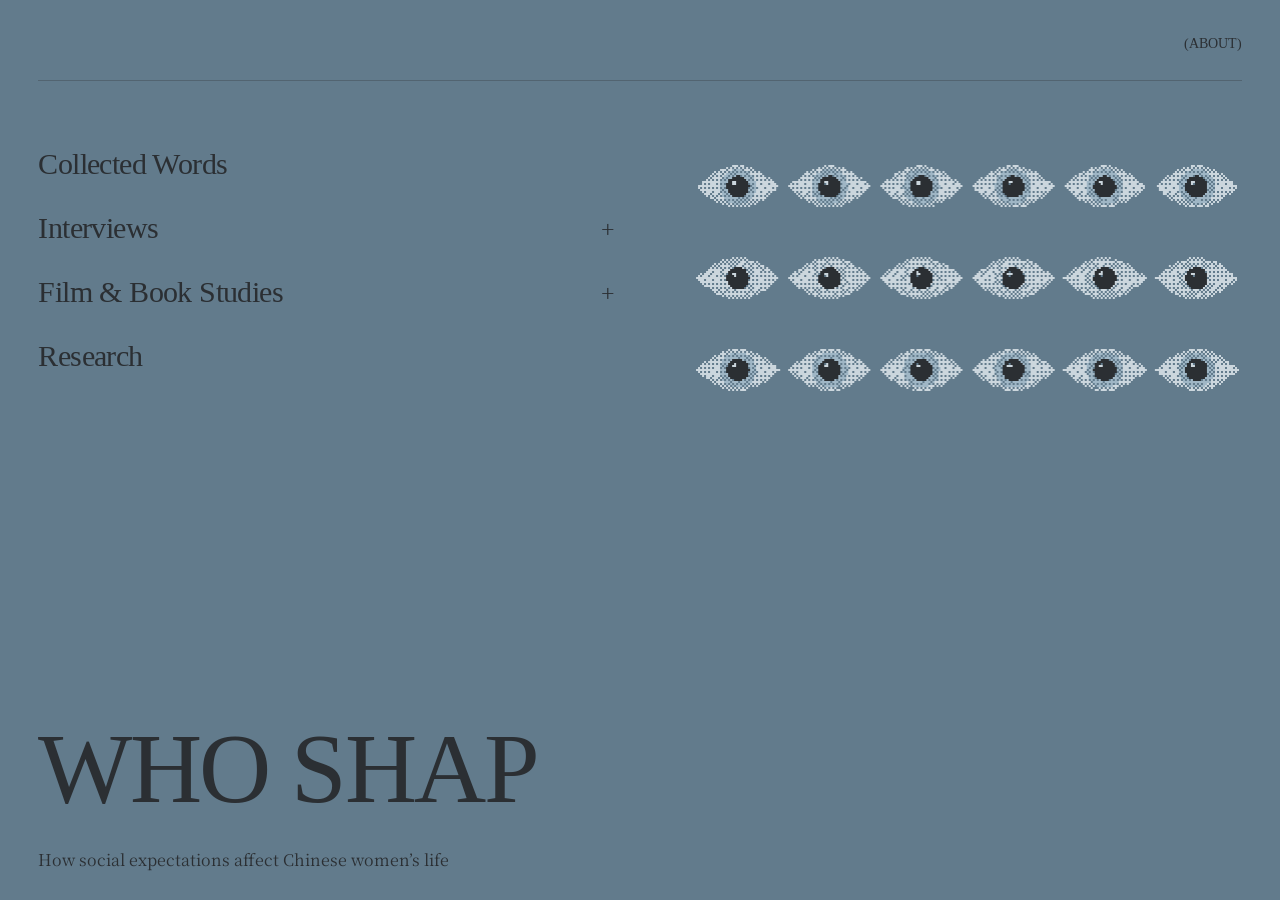
<file: index.html>
<!doctype html><html lang="en"><head><meta charset="utf-8"><meta name="viewport" content="width=device-width,initial-scale=1"><title>A Shape of Her</title><link rel="stylesheet" href="src/home.css?v=title-reveal-2"><link rel="stylesheet" href="src/type.css?v=typewriter-body-1"><link rel="stylesheet" href="src/responsive.css?v=feng-qin-1"><link rel="stylesheet" href="src/home-eye.css?v=about-layer-1"><link rel="icon" type="image/svg+xml" href="assets/favicon-eye.svg?v=slate-eye-20261030-1"><link rel="stylesheet" href="src/home-visual.css?v=eye-original-1"><link rel="stylesheet" href="src/interface-states.css?v=review-10"><script type="module" src="src/home.js?v=title-loop-2"></script><link rel="stylesheet" href="src/home-slate.css?v=1"></head><body><main class="figma-home"><div style="position:relative;width:100%;height:100%" data-node-id="1:388" data-name="index"><img alt="" style="position:absolute;display:block;inset:0;max-width:none;width:100%;height:100%" src="assets/figma/home-04cc8.svg" /><p style="word-break:break-word;position:absolute;font-family:var(--font-text);font-weight:400;inset:2.07% 90.83% 95.06% 0.97%;line-height:normal;color:#78efb0;font-size:14.15px;white-space:nowrap" data-node-id="1:390">A SHAPE OF HER</p><div style="position:absolute;inset:2.16% 98.09% 96.08% 0.97%" data-node-id="1:391" data-name="Group"><img alt="" style="position:absolute;display:block;inset:0;max-width:none;width:100%;height:100%" src="assets/figma/home-c8390.svg" /></div><div style="position:absolute;inset:6.98% 0 93.02% 0" data-node-id="1:399" data-name="Vector"><div style="position:absolute;inset:-0.5px 0"><img alt="" style="display:block;max-width:none;width:100%;height:100%" src="assets/figma/home-5d389.svg" /></div></div><p style="word-break:break-word;position:absolute;font-family:var(--font-text);font-weight:400;inset:29.9% 86.11% 64.1% 0.97%;line-height:normal;font-style:normal;color:#f0dbe8;font-size:38px;white-space:nowrap" data-node-id="1:405">
        Interviews</p><a style="word-break:break-word;position:absolute;display:block;cursor:pointer;font-family:var(--font-text);font-weight:400;inset:23.89% 78.54% 70.1% 0.9%;line-height:0;font-style:normal;color:#f0dbe8;font-size:38px;white-space:nowrap" data-node-id="1:406"><p style="line-height:normal">Collected Words</p></a><p style="word-break:break-word;position:absolute;font-family:var(--font-text);font-weight:400;inset:36.42% 83.82% 57.57% 0.97%;line-height:normal;font-style:normal;color:#f0dbe8;font-size:38px;white-space:nowrap" data-node-id="1:408">Film &amp; Book Studies</p><a style="word-break:break-word;position:absolute;display:block;cursor:pointer;font-family:var(--font-text);font-weight:400;inset:42.82% 87.43% 51.17% 0.97%;line-height:0;font-style:normal;color:#f0dbe8;font-size:38px;white-space:nowrap" data-node-id="1:409"><p style="line-height:normal">Research</p></a><p style="word-break:break-word;position:absolute;font-family:var(--font-text);font-weight:400;inset:34.99% 33.06% 59.01% 36.88%;line-height:normal;font-style:normal;color:#f0dbe8;font-size:38px;white-space:nowrap" data-node-id="1:411">Interaction coming soon</p><p style="word-break:break-word;position:absolute;font-family:var(--font-text);font-weight:400;inset:61.88% 1.04% -2.09% 0.97%;line-height:normal;color:#e5ef70;font-size:202px;letter-spacing:-16px;white-space:nowrap" data-node-id="1:417">
        WHO SHAPES HER LIFE?</p><div style="position:absolute;inset:70.78% 87.82% 8.22% 0.94%" data-node-id="1:418" data-name="Group"><picture><source media="(max-width:1100px)" srcset="assets/figma/home-title-compact.svg?v=ornament-5"><img alt="" style="position:absolute;display:block;inset:0;max-width:none;width:100%;height:100%" src="assets/figma/home-e5cbd.svg?v=ornament-3" /></picture></div><p style="word-break:break-word;position:absolute;font-family:var(--font-text);font-weight:400;inset:93.99% 1.04% 3.13% 66.88%;line-height:normal;font-style:normal;color:#e5ef70;font-size:18.071px;white-space:nowrap" data-node-id="1:422">How social expectations affect Chinese women’s life</p><button style="position:absolute;display:block;cursor:pointer;inset:2.22% 1.04% 95.3% 82.85%" data-node-id="146:61" data-name="(A PERSONAL RESEARCH ARCHIVE)"><div style="word-break:break-word;position:absolute;font-family:var(--font-text);font-weight:400;inset:0 -3.45% 10.53% 0;line-height:0;font-style:normal;color:#78efb0;font-size:14px;text-align:left;white-space:nowrap" data-node-id="I146:61;1:395" role="button" tabindex="0"><p style="line-height:normal">(A PERSONAL RESEARCH ARCHIVE)</p></div></button></div><aside id="about" hidden><div style="background:#f3a5de;position:relative;width:100%;height:100%" data-node-id="8:424" data-name="about"><div style="position:absolute;bottom:0;left:0;right:100%;top:0" data-node-id="8:426" data-name="Vector"><div style="position:absolute;inset:0 -0.5px"><img alt="" style="display:block;max-width:none;width:100%;height:100%" src="assets/figma/about-77326.svg" /></div></div><div style="position:absolute;inset:8.62% 5.71% 91.38% 5.71%" data-node-id="8:431" data-name="Vector"><div style="position:absolute;inset:-0.5px 0"><img alt="" style="display:block;max-width:none;width:100%;height:100%" src="assets/figma/about-8115b.svg" /></div></div><div style="word-break:break-word;position:absolute;font-family:var(--font-text);font-weight:400;inset:12.53% 3.93% -307.57% 7.5%;line-height:0;font-style:normal;color:#35253f;font-size:21px" data-node-id="8:435"><p style="text-indent:40px;line-height:34px;margin-bottom:0">A Shape of Her is a personal research project in which I look at how social expectations affect the lives of Chinese women. It starts with words that a girl may tell herself many times as she matures; “I should behave,” “When are you getting married?” and “What will happen to your job once you have children?” When you hear those words, they are sometimes in a place of concern; but I think they also have ideas of how a woman should be. I would like to know how these ideas become a part of her and if the life she desires is what she wants or the life she has learned to want.</p><p style="text-indent:40px;line-height:34px;margin-bottom:0">In this project I would use interviews with women around me as case studies, including my mother, grandmother, and aunts. They are all at different stages of life and have different experiences. I was seeking them out in my daily life, what matters to them and if you could go back in time and change one thing about them what would it be? I am very close to them but I realize there are still things I don’t know about them. I know my mother as my mother, but I would love to know who she was before she had me, what she wanted to do, and how she feels about her life now.</p><p style="text-indent:40px;line-height:34px;margin-bottom:0">And I learned from those conversations that being happy with life didn’t mean not having regrets. My grandmother might be happy now but she wishes she had not married or left the village where she used to live. And women can enjoy taking care of their family but also wish for more time off for themselves. These feelings do not balance out my reality. I want to understand what she means when she talks about regret and not necessarily try to help her feel better or say to her that she shouldn’t think like that.</p><p style="text-indent:40px;line-height:34px;margin-bottom:0">And I also study Chinese women in movies and literature beyond the interviews. I see the characters and relate them to women I know. I look at how a woman goes about being a good daughter, wife, or mother in the eyes of others and what is going on in her own mind in this process. Sometimes she remains silent because she’s worried about what people could think. Sometimes a decision appears to be her own, but she doesn’t have many other choices. Reading these stories makes me think about the interviews differently. The interviews also help me see things in the films and books that I hadn’t realized before.</p><p style="text-indent:40px;line-height:34px;margin-bottom:0">I put these interviews and my reading notes on the website with family pictures and words I collected from everyday life. The paper slips contain questions and remarks about what is expected of Chinese women. One word by itself might be ordinary or even harmless. But together I can see how these expectations are built up. A girl might be encouraged to work hard and be independent but then is expected to put her family before her work. I want to know how she feels when she cannot meet both expectations and if she thinks she has to pick something for herself because it’s going to hurt someone else.</p><p style="text-indent:40px;line-height:34px;margin-bottom:0">The expectations change as she gets older. Quiet and obedient behavior is probably viewed as OK as a child. Later on people might be more interested in her appearance or marriage and children. Looking after others can be a huge part of her life as well and the things she wants to do might have to wait. But I don’t think every woman is faced with this in the same way. In case she is able to choose, it is based on her financial situation and support from those around her. And I want to know what caring for her family means to her personally too, both values that make her tired and does not represent all Chinese women as the women I interview.</p><p style="text-indent:40px;line-height:34px">My empathy towards people I know is based on how I am trying to get to know them more, I’m trying to know them better. I don’t expect their answers to be the same, or one way to describe how women feel. I hope through making A Shape of Her to pay attention to what a woman wants for herself, even if it’s different from what other people want for her. I think that understanding this starts with asking her and letting her finish her answer, even if it’s not what I thought she would say.</p></div><button style="position:absolute;display:contents;cursor:pointer;inset:1.83% 3.93% 92.95% 88.93%" data-node-id="8:428" data-name="Close About"><div style="position:absolute;inset:1.83% 3.93% 92.95% 88.93%" data-node-id="8:429" data-name="Vector"><img alt="" style="position:absolute;display:block;inset:0;max-width:none;width:100%;height:100%" src="assets/figma/about-68d74.svg" /></div><p style="word-break:break-word;position:absolute;font-family:var(--font-text);font-weight:400;inset:2.61% 6.07% 93.6% 91.07%;line-height:normal;font-style:normal;color:#35253f;font-size:24px;white-space:nowrap" data-node-id="8:430">×</p></button></div></aside></main></body></html>
</file>
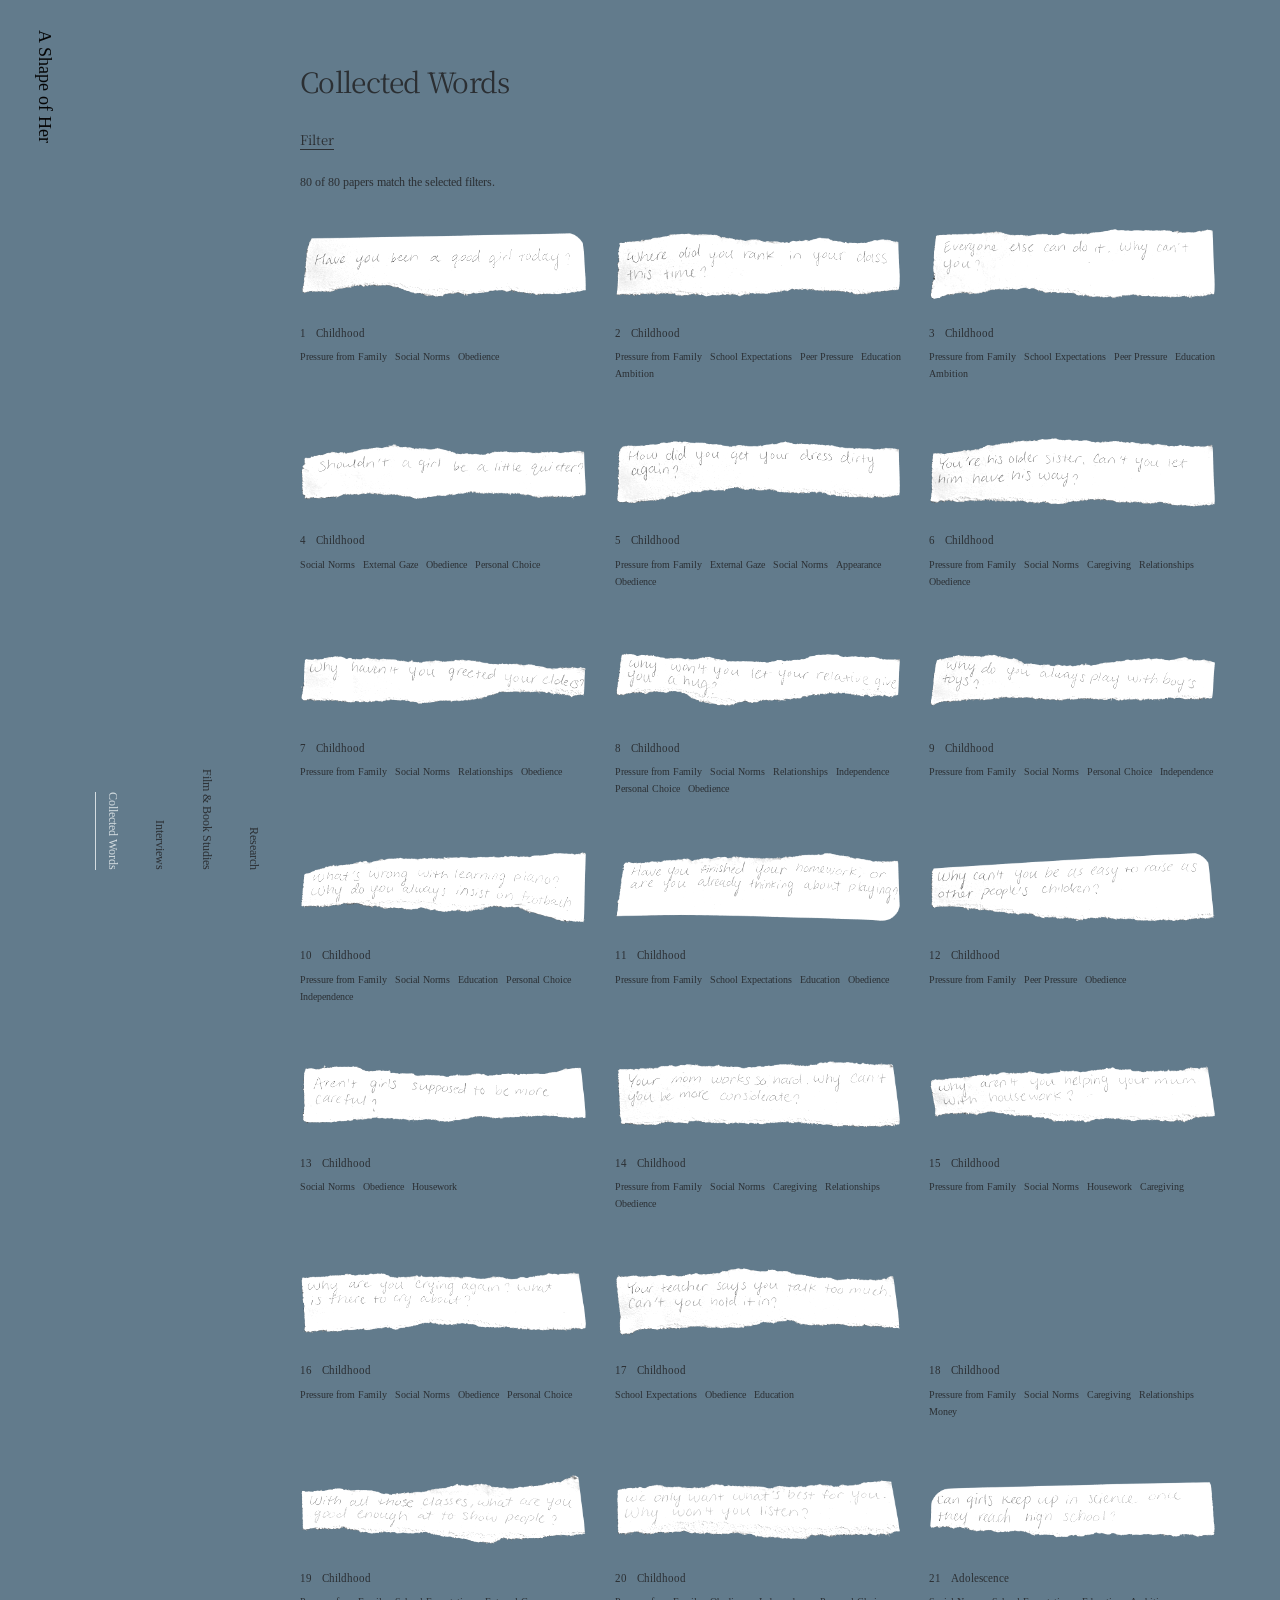
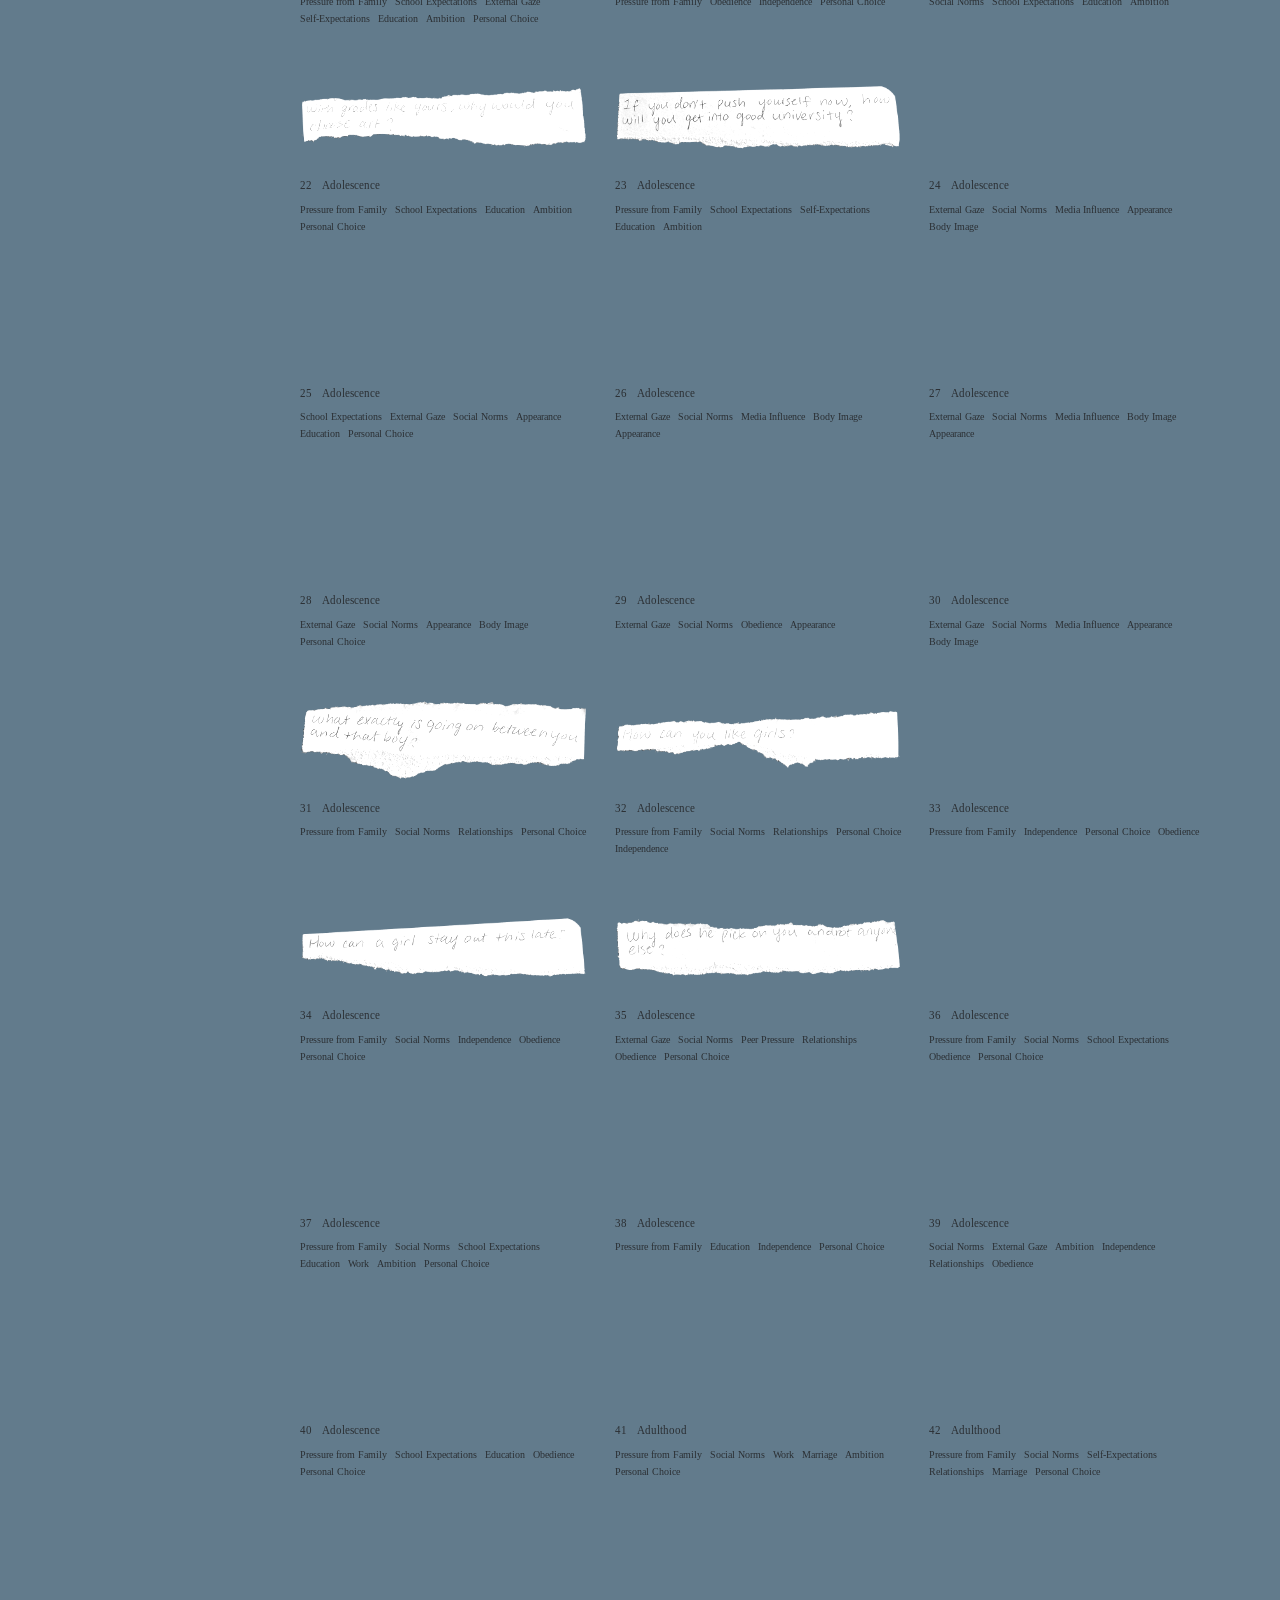
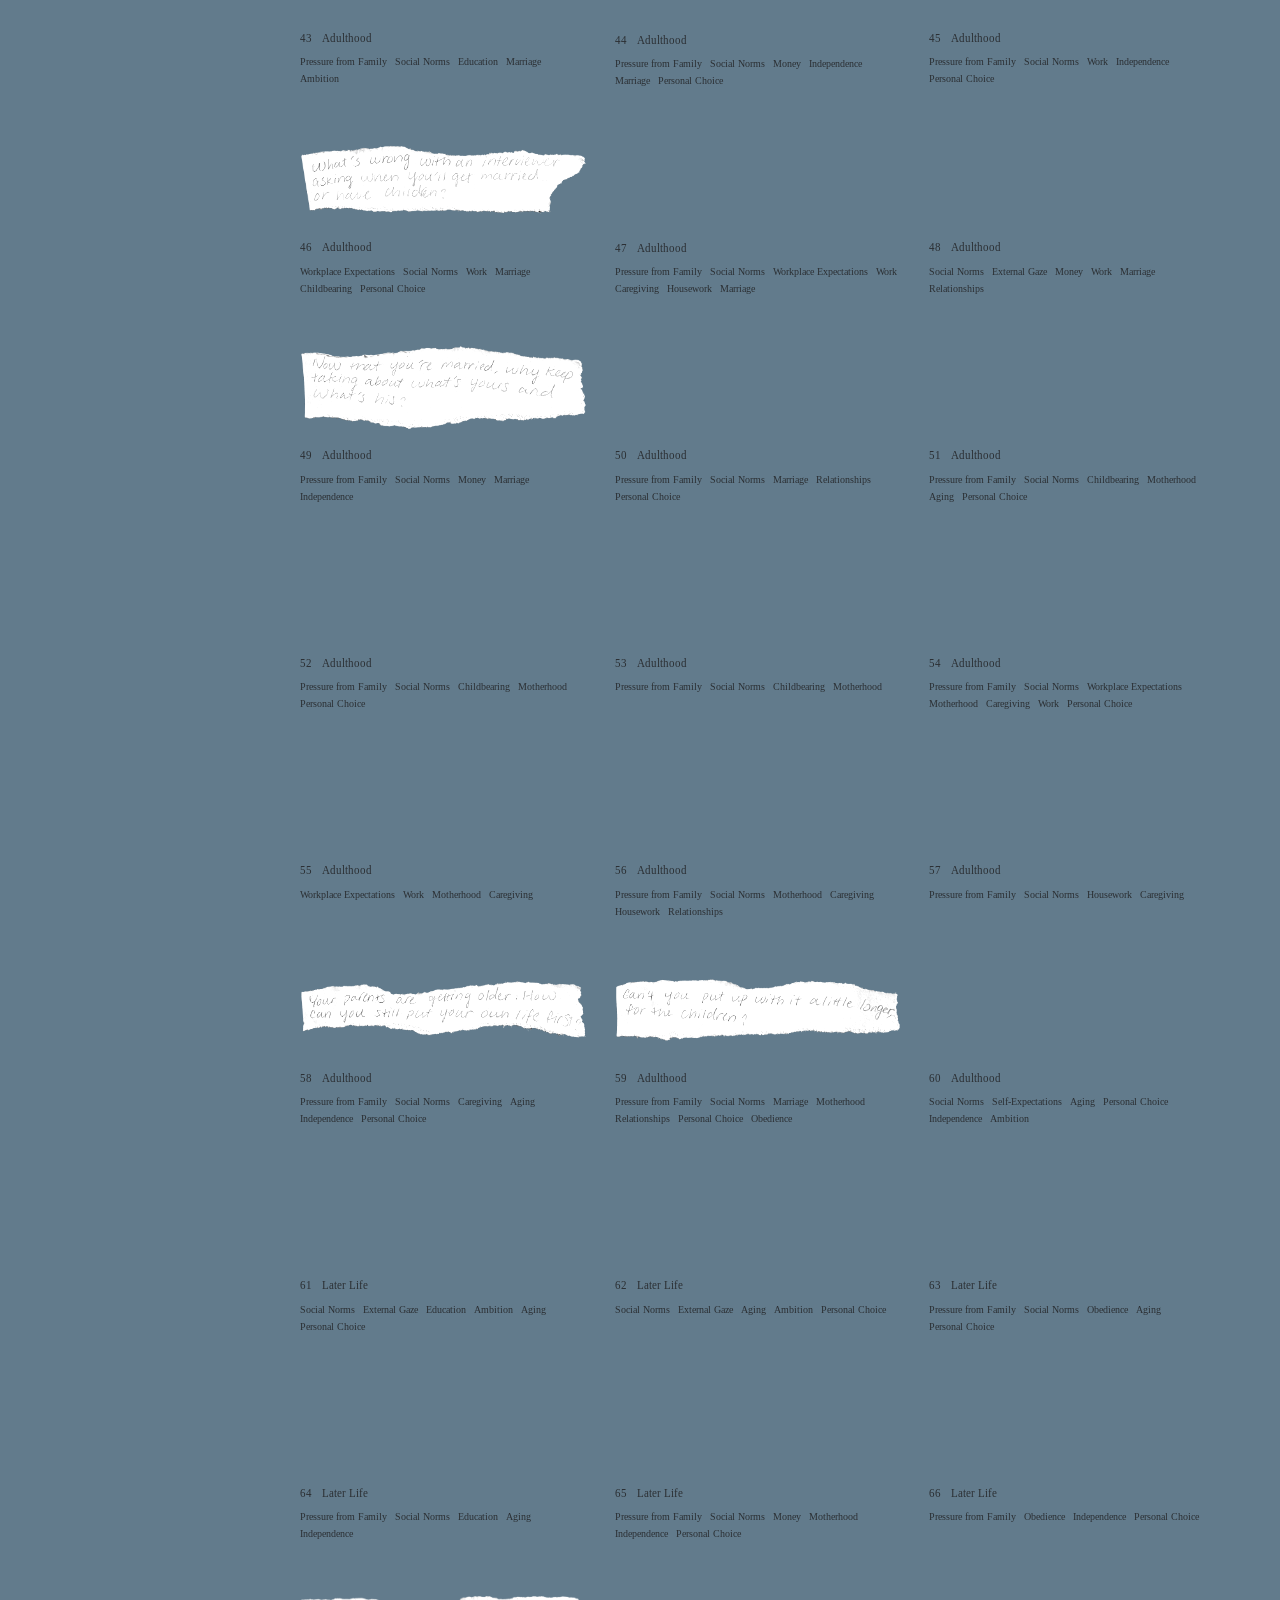
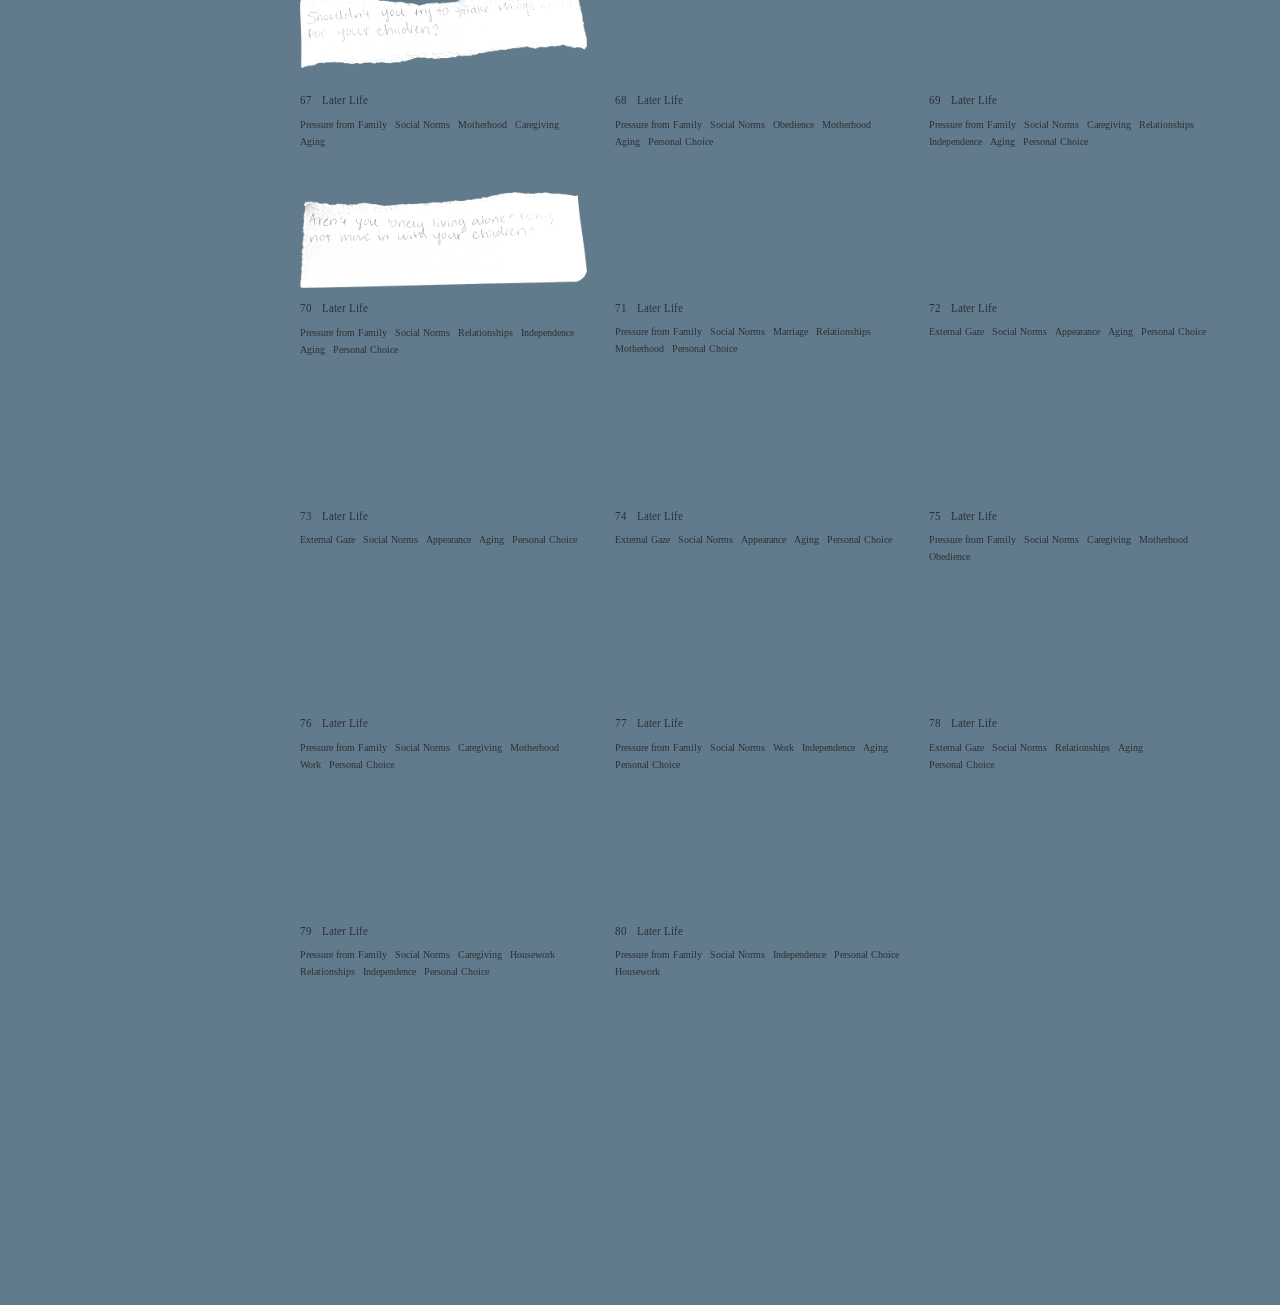
<file: original-layout.html>
<!doctype html><html lang="en"><head><meta charset="utf-8"><meta name="viewport" content="width=device-width,initial-scale=1"><title>A Shape of Her</title><link rel="stylesheet" href="src/original-layout.css?v=feng-qin-layout-1"><link rel="stylesheet" href="src/type.css?v=typewriter-body-1"><link rel="stylesheet" href="src/responsive.css?v=book-continuity-2"><link rel="icon" type="image/svg+xml" href="assets/favicon-eye.svg?v=slate-eye-20261030-1"><link rel="stylesheet" href="src/archive-theme.css?v=word-labels-4"><link rel="stylesheet" href="src/interface-states.css?v=review-10"><link rel="stylesheet" href="src/reader-surface.css?v=reader-7"><link rel="stylesheet" href="src/slate.css?v=3"><link rel="stylesheet" href="src/research-refinement.css?v=1"><link rel="stylesheet" href="src/reality-refinement.css?v=1"><link rel="stylesheet" href="src/reader-refinement.css?v=reader-tabs-1"><link rel="stylesheet" href="src/interview-refinement.css?v=reading-view-4"></head><body class="slate-site"><main class="figma-stage"><section class="figma-screen" id="mom" hidden><div style="position:relative;width:100%;height:100%" data-node-id="37:55" data-name="Interview- Mom"><img alt="" style="position:absolute;display:block;inset:0;max-width:none;width:100%;height:100%" src="assets/figma/mom-04cc8.svg" /><img alt="" style="position:absolute;display:block;inset:0;max-width:none;width:100%;height:100%" src="assets/figma/mom-04cc8.svg" /><a style="word-break:break-word;position:absolute;display:block;cursor:pointer;font-family:var(--font-text);font-weight:400;inset:2.07% 90.83% 95.06% 0.97%;line-height:0;color:#78efb0;font-size:14.15px;white-space:nowrap" data-node-id="37:58"><p style="line-height:normal">A SHAPE OF HER</p></a><div style="position:absolute;inset:2.16% 98.09% 96.08% 0.97%" data-node-id="37:59" data-name="Group"><img alt="" style="position:absolute;display:block;inset:0;max-width:none;width:100%;height:100%" src="assets/figma/mom-c8390.svg" /></div><p style="word-break:break-word;position:absolute;font-family:var(--font-text);font-weight:400;inset:2.09% 48.47% 95.43% 45.28%;line-height:normal;font-style:normal;color:#e5ef70;font-size:16px;white-space:nowrap" data-node-id="37:62">
        (Interviews)</p><div style="position:absolute;inset:6.98% 0 93.02% 0" data-node-id="37:63" data-name="Vector"><div style="position:absolute;inset:-0.5px 0"><img alt="" style="display:block;max-width:none;width:100%;height:100%" src="assets/figma/mom-5d389.svg" /></div></div><p style="word-break:break-word;position:absolute;font-family:var(--font-text);font-weight:400;inset:2.09% 68.06% 95.43% 22.5%;line-height:normal;font-style:normal;color:#78efb0;font-size:16px;white-space:nowrap" data-node-id="71:30">(Collected Words)</p><p style="word-break:break-word;position:absolute;font-family:var(--font-text);font-weight:400;inset:1.96% 28.4% 95.56% 60.35%;line-height:normal;font-style:normal;color:#78efb0;font-size:16px;white-space:nowrap" data-node-id="71:32">(Film &amp; Book Studies)</p><p style="word-break:break-word;position:absolute;font-family:var(--font-text);font-weight:400;inset:2.35% 13.89% 95.17% 80.42%;line-height:normal;font-style:normal;color:#78efb0;font-size:16px;white-space:nowrap" data-node-id="71:34">
        (Research)</p><div style="position:absolute;background:#35253f;height:712px;left:0;overflow-x:clip;overflow-y:auto;top:54px;width:1440px" data-node-id="86:30" data-name="Mom — scrollable interview"><div style="position:absolute;align-content:stretch;display:flex;align-items:flex-start;left:140px;overflow:clip;top:0;width:1300px" data-node-id="86:31" data-name="Photos + interview"><div style="align-content:stretch;display:flex;flex-direction:column;align-items:flex-start;overflow:clip;position:relative;flex-shrink:0;width:650px" data-node-id="86:32" data-name="Family photographs — original proportions"><div style="height:869.375px;position:relative;flex-shrink:0;width:650px" data-node-id="85:30" data-name="mother-memory-01"><img alt="" style="position:absolute;inset:0;max-width:none;object-fit:contain;pointer-events:none;width:100%;height:100%" src="assets/figma/mom-5adf5.png" /></div><div style="height:495.093px;position:relative;flex-shrink:0;width:650px" data-node-id="85:32" data-name="mother-memory-03"><img alt="" style="position:absolute;inset:0;max-width:none;object-fit:contain;pointer-events:none;width:100%;height:100%" src="assets/figma/mom-e5b0a.png" /></div><div style="height:868.021px;position:relative;flex-shrink:0;width:650px" data-node-id="85:34" data-name="mother-memory-05"><img alt="" style="position:absolute;inset:0;max-width:none;object-fit:contain;pointer-events:none;width:100%;height:100%" src="assets/figma/mom-c2add.png" /></div></div><div style="word-break:break-word;background:#ead7e3;align-content:stretch;display:flex;flex-direction:column;gap:48px;height:2232.49px;align-items:flex-start;font-style:normal;overflow:clip;padding-bottom:48px;padding-top:38px;padding-left:38px;padding-right:38px;position:relative;flex-shrink:0;color:#63435f;width:650px" data-node-id="86:33" data-name="Interview — editable questions and answers"><div style="align-content:stretch;display:flex;flex-direction:column;gap:24px;align-items:flex-start;overflow:clip;position:relative;flex-shrink:0;width:574px" data-node-id="86:34" data-name="Question 1"><p style="font-family:var(--font-text);font-weight:700;line-height:38px;position:relative;flex-shrink:0;font-size:30px;width:574px" data-node-id="86:35">What do your family and your work expect from you these days? Does any of it feel stressful?</p><div style="font-family:var(--font-text);font-weight:400;line-height:0;position:relative;flex-shrink:0;font-size:24px;width:574px;white-space:pre-wrap" data-node-id="86:36"><p style="line-height:34px;margin-bottom:0">Right now, I think Mom’s job at home is to look after you and Niuniu. His college entrance exams are coming up, so I need to make sure he’s doing okay and staying healthy. With you, Mom needs to pay extra attention to how you’re feeling. I don’t want you to get ill again.</p><p style="line-height:34px;margin-bottom:0">​</p><p style="line-height:34px;margin-bottom:0">At work, I need to help Dad run the factory. Mom handles the office work and HR, and Dad wants me to learn more about it.</p><p style="line-height:34px;margin-bottom:0">​</p><p style="line-height:34px;margin-bottom:0">At home, we have the older ones and the younger ones to look after. Sometimes keeping up with everyday life and paying for everything feels like a lot. Mom was at home for so many years, and now I’m helping Dad manage the company. I worry about getting things wrong sometimes.</p><p style="line-height:34px;margin-bottom:0">​</p><p style="line-height:34px">But overall, Mom is happy with life right now. You and Niuniu are both doing well, and he’s working hard. Especially you—you’re doing so well now. Seeing you get better makes Mom feel much less worried.</p></div></div><div style="align-content:stretch;display:flex;flex-direction:column;gap:24px;align-items:flex-start;overflow:clip;position:relative;flex-shrink:0;width:574px" data-node-id="86:37" data-name="Question 2"><p style="font-family:var(--font-text);font-weight:700;line-height:38px;position:relative;flex-shrink:0;font-size:30px;width:574px" data-node-id="86:38">What part of your day matters most to you?</p><div style="font-family:var(--font-text);font-weight:400;line-height:0;position:relative;flex-shrink:0;font-size:24px;width:574px;white-space:pre-wrap" data-node-id="86:39"><p style="line-height:34px;margin-bottom:0">The most important part of the day? I don’t think there’s one particular time. When I wasn’t working, though, I liked making a nice dinner and waiting for Dad to come home. When you were all home too, we could sit down and have a happy meal together. That was the best time for Mom.</p><p style="line-height:34px;margin-bottom:0">​</p><p style="line-height:34px">Now that you’re in America, our video calls are the most important time for me. Seeing that you’re doing well makes Mom so happy.</p></div></div><div style="align-content:stretch;display:flex;flex-direction:column;gap:24px;align-items:flex-start;overflow:clip;position:relative;flex-shrink:0;width:574px" data-node-id="86:40" data-name="Question 3"><p style="font-family:var(--font-text);font-weight:700;line-height:38px;position:relative;flex-shrink:0;font-size:30px;width:574px" data-node-id="86:41">Who or what matters most to you?</p><p style="font-family:var(--font-text);font-weight:400;line-height:34px;position:relative;flex-shrink:0;font-size:24px;width:574px" data-node-id="86:42">
                The most important people in Mom’s life are you and Niuniu. Right now, you two matter most to me. For now, I want to help Dad run the factory well so we can earn a bit more money.</p></div><div style="align-content:stretch;display:flex;flex-direction:column;gap:24px;align-items:flex-start;overflow:clip;position:relative;flex-shrink:0;width:574px" data-node-id="86:43" data-name="Question 4"><p style="font-family:var(--font-text);font-weight:700;line-height:38px;position:relative;flex-shrink:0;font-size:30px;width:574px" data-node-id="86:44">
                If you could go back to when you were younger, what would you do differently?</p><p style="font-family:var(--font-text);font-weight:400;line-height:34px;position:relative;flex-shrink:0;font-size:24px;width:574px" data-node-id="86:45">
                Mom wishes she could go back to when you were little. I would take better care of you so you could grow up happy, instead of losing my temper with you. I wouldn’t let you go abroad to study and go through so much hurt. Then you could have stayed healthy without needing medicine. You also wouldn’t have had such a hard time losing weight. That’s what Mom most wishes she could do over.</p></div></div></div></div><div style="position:absolute;align-content:stretch;display:flex;flex-direction:column;gap:24px;align-items:flex-start;left:0;top:86px" data-node-id="87:82" data-name="Interview navigation — left tabs"><div style="background:#78efb0;align-content:stretch;display:flex;height:64px;align-items:center;padding-left:18px;position:relative;border-bottom-right-radius:3px;border-top-right-radius:3px;flex-shrink:0;width:132px" data-node-id="87:83" data-name="Mom"><p style="word-break:break-word;font-family:var(--font-text);font-weight:700;line-height:normal;font-style:normal;position:relative;flex-shrink:0;color:#35253f;font-size:20px;white-space:nowrap" data-node-id="I87:83;87:56">
            Mom</p></div><a style="background:#f3a5de;align-content:stretch;cursor:pointer;display:flex;height:64px;align-items:center;padding-left:18px;position:relative;border-bottom-right-radius:3px;border-top-right-radius:3px;flex-shrink:0;width:132px" data-node-id="87:85" data-name="Grandma"><p style="word-break:break-word;font-family:var(--font-text);font-weight:400;line-height:normal;font-style:normal;position:relative;flex-shrink:0;font-size:20px;color:var(--interview-tab-ink,#63435f);text-align:left;white-space:nowrap" data-node-id="I87:85;87:60">
            Grandma</p></a><a style="background:#f3a5de;align-content:stretch;cursor:pointer;display:flex;height:64px;align-items:center;padding-left:18px;position:relative;border-bottom-right-radius:3px;border-top-right-radius:3px;flex-shrink:0;width:132px" data-node-id="87:87" data-name="Aunt 1"><p style="word-break:break-word;font-family:var(--font-text);font-weight:400;line-height:normal;font-style:normal;position:relative;flex-shrink:0;font-size:20px;color:var(--interview-tab-ink,#63435f);text-align:left;white-space:nowrap" data-node-id="I87:87;87:64">
            Aunt 1</p></a><a style="background:#f3a5de;align-content:stretch;cursor:pointer;display:flex;height:64px;align-items:center;padding-left:18px;position:relative;border-bottom-right-radius:3px;border-top-right-radius:3px;flex-shrink:0;width:132px" data-node-id="87:89" data-name="Aunt 2"><p style="word-break:break-word;font-family:var(--font-text);font-weight:400;line-height:normal;font-style:normal;position:relative;flex-shrink:0;font-size:20px;color:var(--interview-tab-ink,#63435f);text-align:left;white-space:nowrap" data-node-id="I87:89;87:68">
            Aunt 2</p></a><a style="background:#f3a5de;align-content:stretch;cursor:pointer;display:flex;height:64px;align-items:center;padding-left:18px;position:relative;border-bottom-right-radius:3px;border-top-right-radius:3px;flex-shrink:0;width:132px" data-node-id="109:50" data-name="Summary"><p style="word-break:break-word;font-family:var(--font-text);font-weight:400;line-height:normal;font-style:normal;position:relative;flex-shrink:0;font-size:20px;color:var(--interview-tab-ink,#63435f);text-align:left;white-space:nowrap" data-node-id="I109:50;108:51">
            Summary</p></a></div></div></section><section class="figma-screen" id="grandma" hidden><div style="position:relative;width:100%;height:100%" data-node-id="87:91" data-name="Interview — Grandma"><img alt="" style="position:absolute;display:block;inset:0;max-width:none;width:100%;height:100%" src="assets/figma/grandma-04cc8.svg" /><img alt="" style="position:absolute;display:block;inset:0;max-width:none;width:100%;height:100%" src="assets/figma/grandma-04cc8.svg" /><a style="word-break:break-word;position:absolute;display:block;cursor:pointer;font-family:var(--font-text);font-weight:400;inset:2.07% 90.83% 95.06% 0.97%;line-height:0;color:#78efb0;font-size:14.15px;white-space:nowrap" data-node-id="87:94"><p style="line-height:normal">A SHAPE OF HER</p></a><div style="position:absolute;inset:2.16% 98.09% 96.08% 0.97%" data-node-id="87:95" data-name="Group"><img alt="" style="position:absolute;display:block;inset:0;max-width:none;width:100%;height:100%" src="assets/figma/grandma-c8390.svg" /></div><p style="word-break:break-word;position:absolute;font-family:var(--font-text);font-weight:400;inset:2.09% 48.47% 95.43% 45.28%;line-height:normal;font-style:normal;color:#e5ef70;font-size:16px;white-space:nowrap" data-node-id="87:98">
        (Interviews)</p><div style="position:absolute;inset:6.98% 0 93.02% 0" data-node-id="87:99" data-name="Vector"><div style="position:absolute;inset:-0.5px 0"><img alt="" style="display:block;max-width:none;width:100%;height:100%" src="assets/figma/grandma-5d389.svg" /></div></div><a style="word-break:break-word;position:absolute;display:block;cursor:pointer;font-family:var(--font-text);font-weight:400;inset:2.09% 68.06% 95.43% 22.5%;line-height:0;font-style:normal;color:#78efb0;font-size:16px;white-space:nowrap" data-node-id="87:100"><p style="line-height:normal">(Collected Words)</p></a><a style="word-break:break-word;position:absolute;display:block;cursor:pointer;font-family:var(--font-text);font-weight:400;inset:1.96% 28.4% 95.56% 60.35%;line-height:0;font-style:normal;color:#78efb0;font-size:16px;white-space:nowrap" data-node-id="87:101"><p style="line-height:normal">(Film &amp; Book Studies)</p></a><a style="word-break:break-word;position:absolute;display:block;cursor:pointer;font-family:var(--font-text);font-weight:400;inset:2.35% 13.89% 95.17% 80.42%;line-height:0;font-style:normal;color:#78efb0;font-size:16px;white-space:nowrap" data-node-id="87:102"><p style="line-height:normal">(Research)</p></a><div style="position:absolute;background:#35253f;height:712px;left:0;overflow-x:clip;overflow-y:auto;top:54px;width:1440px" data-node-id="90:50" data-name="Grandma — scrollable interview"><div style="position:absolute;align-content:stretch;display:flex;align-items:flex-start;left:140px;overflow:clip;top:0;width:1300px" data-node-id="90:51" data-name="Photos + interview"><div style="align-content:stretch;display:flex;flex-direction:column;gap:59.49px;align-items:flex-start;overflow:clip;position:relative;flex-shrink:0;width:650px" data-node-id="90:52" data-name="Family photographs — original proportions"><div style="height:863.507px;position:relative;flex-shrink:0;width:650px" data-node-id="90:46" data-name="grandmother-memory-01"><img alt="" style="position:absolute;inset:0;max-width:none;object-fit:contain;pointer-events:none;width:100%;height:100%" src="assets/figma/grandma-068de.png" /></div><div style="height:867.005px;position:relative;flex-shrink:0;width:650px" data-node-id="90:48" data-name="grandmother-memory-03"><img alt="" style="position:absolute;inset:0;max-width:none;object-fit:contain;pointer-events:none;width:100%;height:100%" src="assets/figma/grandma-8f580.png" /></div></div><div style="word-break:break-word;background:#ead7e3;align-content:stretch;display:flex;flex-direction:column;gap:48px;align-items:flex-start;font-style:normal;overflow:clip;padding-bottom:48px;padding-top:38px;padding-left:38px;padding-right:38px;position:relative;flex-shrink:0;color:#63435f;width:650px" data-node-id="90:58" data-name="Interview — editable questions and answers"><div style="align-content:stretch;display:flex;flex-direction:column;gap:24px;align-items:flex-start;overflow:clip;position:relative;flex-shrink:0;width:574px" data-node-id="90:59" data-name="Question 1"><p style="font-family:var(--font-text);font-weight:700;line-height:38px;position:relative;flex-shrink:0;font-size:30px;width:574px" data-node-id="90:60">What do your family and your work expect from you these days? Does any of it feel stressful?</p><p style="font-family:var(--font-text);font-weight:400;line-height:34px;position:relative;flex-shrink:0;font-size:24px;width:574px" data-node-id="90:61">
                I’m very happy. What do you want me to say about expectations? Grandma doesn’t know. Let Grandpa answer. You want Grandma to say it? Then let Grandpa help me a little. How would I know? Pressure and expectations? Grandma feels very happy now. I don’t really have any pressure.</p></div><div style="align-content:stretch;display:flex;flex-direction:column;gap:24px;align-items:flex-start;overflow:clip;position:relative;flex-shrink:0;width:574px" data-node-id="90:62" data-name="Question 2"><p style="font-family:var(--font-text);font-weight:700;line-height:38px;position:relative;flex-shrink:0;font-size:30px;width:574px" data-node-id="90:63">
                What part of your day matters most to you?</p><p style="font-family:var(--font-text);font-weight:400;line-height:34px;position:relative;flex-shrink:0;font-size:24px;width:574px" data-node-id="90:64">
                The most important part of the day? What does that mean? Well, apart from sleeping, the two of us make ourselves something to eat, don’t we? Just us two old people, making a little food. As long as we’re healthy, isn’t that enough? Keeping well, so you don’t have to worry about us. Isn’t that enough?</p></div><div style="align-content:stretch;display:flex;flex-direction:column;gap:24px;align-items:flex-start;overflow:clip;position:relative;flex-shrink:0;width:574px" data-node-id="90:65" data-name="Question 3"><p style="font-family:var(--font-text);font-weight:700;line-height:38px;position:relative;flex-shrink:0;font-size:30px;width:574px" data-node-id="90:66">
                Who or what matters most to you?</p><p style="font-family:var(--font-text);font-weight:400;line-height:34px;position:relative;flex-shrink:0;font-size:24px;width:574px" data-node-id="90:67">
                The most important people and things? How is Grandma supposed to answer that? I just want to be healthy. Isn’t that enough? The most important people? All of you. You’re the most important, the very most important. Grandma’s getting so old now, isn’t she? Sometimes I can’t sleep, and I think about you all.</p></div><div style="align-content:stretch;display:flex;flex-direction:column;gap:24px;align-items:flex-start;overflow:clip;position:relative;flex-shrink:0;width:574px" data-node-id="90:68" data-name="Question 4"><p style="font-family:var(--font-text);font-weight:700;line-height:38px;position:relative;flex-shrink:0;font-size:30px;width:574px" data-node-id="90:69">
                If you could go back to when you were younger, what would you do differently?</p><div style="font-family:var(--font-text);font-weight:400;line-height:0;position:relative;flex-shrink:0;font-size:24px;width:574px;white-space:pre-wrap" data-node-id="90:70"><p style="line-height:34px;margin-bottom:0">Start over? Even if I wanted to, I couldn’t do those things now. What could I do? Well, let me think, let me think. Ha ha ha. What would I want to do over now? Grandpa can’t think of anything either.</p><p style="line-height:34px;margin-bottom:0">​</p><p style="line-height:34px;margin-bottom:0">I regret marrying your grandpa.</p><p style="line-height:34px;margin-bottom:0">​</p><p style="line-height:34px">Our village back home was such a lovely place. You’ve been there, you know. Grandma lost out, really lost out. I left such a lovely place and came to this awful place. I regret moving down here to the flatlands. The work wore me out. I was so tired.</p></div></div></div></div></div><div style="position:absolute;align-content:stretch;display:flex;flex-direction:column;gap:24px;align-items:flex-start;left:0;top:86px" data-node-id="87:103" data-name="Interview navigation — left tabs"><a style="background:#f3a5de;align-content:stretch;cursor:pointer;display:flex;height:64px;align-items:center;padding-left:18px;position:relative;border-bottom-right-radius:3px;border-top-right-radius:3px;flex-shrink:0;width:132px" data-node-id="87:104" data-name="Mom"><p style="word-break:break-word;font-family:var(--font-text);font-weight:400;line-height:normal;font-style:normal;position:relative;flex-shrink:0;font-size:20px;color:var(--interview-tab-ink,#63435f);text-align:left;white-space:nowrap" data-node-id="I87:104;87:56">Mom</p></a><div style="background:#78efb0;align-content:stretch;display:flex;height:64px;align-items:center;padding-left:18px;position:relative;border-bottom-right-radius:3px;border-top-right-radius:3px;flex-shrink:0;width:132px" data-node-id="87:105" data-name="Grandma"><p style="word-break:break-word;font-family:var(--font-text);font-weight:700;line-height:normal;font-style:normal;position:relative;flex-shrink:0;color:#35253f;font-size:20px;white-space:nowrap" data-node-id="I87:105;87:60">
            Grandma</p></div><a style="background:#f3a5de;align-content:stretch;cursor:pointer;display:flex;height:64px;align-items:center;padding-left:18px;position:relative;border-bottom-right-radius:3px;border-top-right-radius:3px;flex-shrink:0;width:132px" data-node-id="87:106" data-name="Aunt 1"><p style="word-break:break-word;font-family:var(--font-text);font-weight:400;line-height:normal;font-style:normal;position:relative;flex-shrink:0;font-size:20px;color:var(--interview-tab-ink,#63435f);text-align:left;white-space:nowrap" data-node-id="I87:106;87:64">
            Aunt 1</p></a><a style="background:#f3a5de;align-content:stretch;cursor:pointer;display:flex;height:64px;align-items:center;padding-left:18px;position:relative;border-bottom-right-radius:3px;border-top-right-radius:3px;flex-shrink:0;width:132px" data-node-id="87:107" data-name="Aunt 2"><p style="word-break:break-word;font-family:var(--font-text);font-weight:400;line-height:normal;font-style:normal;position:relative;flex-shrink:0;font-size:20px;color:var(--interview-tab-ink,#63435f);text-align:left;white-space:nowrap" data-node-id="I87:107;87:68">
            Aunt 2</p></a><a style="background:#f3a5de;align-content:stretch;cursor:pointer;display:flex;height:64px;align-items:center;padding-left:18px;position:relative;border-bottom-right-radius:3px;border-top-right-radius:3px;flex-shrink:0;width:132px" data-node-id="110:51" data-name="Summary"><p style="word-break:break-word;font-family:var(--font-text);font-weight:400;line-height:normal;font-style:normal;position:relative;flex-shrink:0;font-size:20px;color:var(--interview-tab-ink,#63435f);text-align:left;white-space:nowrap" data-node-id="I110:51;108:51">
            Summary</p></a></div></div></section><section class="figma-screen" id="aunt1" hidden><div style="position:relative;width:100%;height:100%" data-node-id="87:112" data-name="Interview — Aunt 1"><img alt="" style="position:absolute;display:block;inset:0;max-width:none;width:100%;height:100%" src="assets/figma/aunt1-04cc8.svg" /><img alt="" style="position:absolute;display:block;inset:0;max-width:none;width:100%;height:100%" src="assets/figma/aunt1-04cc8.svg" /><a style="word-break:break-word;position:absolute;display:block;cursor:pointer;font-family:var(--font-text);font-weight:400;inset:2.07% 90.83% 95.06% 0.97%;line-height:0;color:#78efb0;font-size:14.15px;white-space:nowrap" data-node-id="87:115"><p style="line-height:normal">A SHAPE OF HER</p></a><div style="position:absolute;inset:2.16% 98.09% 96.08% 0.97%" data-node-id="87:116" data-name="Group"><img alt="" style="position:absolute;display:block;inset:0;max-width:none;width:100%;height:100%" src="assets/figma/aunt1-c8390.svg" /></div><p style="word-break:break-word;position:absolute;font-family:var(--font-text);font-weight:400;inset:2.09% 48.47% 95.43% 45.28%;line-height:normal;font-style:normal;color:#e5ef70;font-size:16px;white-space:nowrap" data-node-id="87:119">
        (Interviews)</p><div style="position:absolute;inset:6.98% 0 93.02% 0" data-node-id="87:120" data-name="Vector"><div style="position:absolute;inset:-0.5px 0"><img alt="" style="display:block;max-width:none;width:100%;height:100%" src="assets/figma/aunt1-5d389.svg" /></div></div><a style="word-break:break-word;position:absolute;display:block;cursor:pointer;font-family:var(--font-text);font-weight:400;inset:2.09% 68.06% 95.43% 22.5%;line-height:0;font-style:normal;color:#78efb0;font-size:16px;white-space:nowrap" data-node-id="87:121"><p style="line-height:normal">(Collected Words)</p></a><a style="word-break:break-word;position:absolute;display:block;cursor:pointer;font-family:var(--font-text);font-weight:400;inset:1.96% 28.4% 95.56% 60.35%;line-height:0;font-style:normal;color:#78efb0;font-size:16px;white-space:nowrap" data-node-id="87:122"><p style="line-height:normal">(Film &amp; Book Studies)</p></a><a style="word-break:break-word;position:absolute;display:block;cursor:pointer;font-family:var(--font-text);font-weight:400;inset:2.35% 13.89% 95.17% 80.42%;line-height:0;font-style:normal;color:#78efb0;font-size:16px;white-space:nowrap" data-node-id="87:123"><p style="line-height:normal">(Research)</p></a><div style="position:absolute;background:#35253f;height:712px;left:0;overflow-x:clip;overflow-y:auto;top:54px;width:1440px" data-node-id="103:46" data-name="Aunt 1 — scrollable interview"><div style="position:absolute;align-content:stretch;display:flex;align-items:flex-start;left:140px;overflow:clip;top:0;width:1300px" data-node-id="103:47" data-name="Photos + interview"><div style="align-content:stretch;display:flex;flex-direction:column;align-items:center;overflow:clip;position:relative;flex-shrink:0;width:650px" data-node-id="103:48" data-name="Family photographs — original proportions"><div style="height:449.035px;position:relative;flex-shrink:0;width:599.31px" data-node-id="103:49" data-name="grandmother-memory-01"><img alt="" style="position:absolute;inset:0;max-width:none;object-fit:contain;pointer-events:none;width:100%;height:100%" src="assets/figma/aunt1-024ca.png" /></div><div style="height:449.035px;position:relative;flex-shrink:0;width:599.31px" data-node-id="103:50" data-name="grandmother-memory-03"><img alt="" style="position:absolute;inset:0;max-width:none;object-fit:contain;pointer-events:none;width:100%;height:100%" src="assets/figma/aunt1-ce806.png" /></div><div style="height:449.93px;position:relative;flex-shrink:0;width:599.31px" data-node-id="107:46" data-name="aunt-1-memory-04"><img alt="" style="position:absolute;inset:0;max-width:none;object-fit:contain;pointer-events:none;width:100%;height:100%" src="assets/figma/aunt1-72cc7.png" /></div></div><div style="word-break:break-word;background:#ead7e3;align-content:stretch;display:flex;flex-direction:column;gap:48px;align-items:flex-start;font-style:normal;overflow:clip;padding-bottom:48px;padding-top:38px;padding-left:38px;padding-right:38px;position:relative;flex-shrink:0;color:#63435f;width:650px" data-node-id="103:51" data-name="Interview — editable questions and answers"><div style="align-content:stretch;display:flex;flex-direction:column;gap:24px;align-items:flex-start;overflow:clip;position:relative;flex-shrink:0;width:574px" data-node-id="103:52" data-name="Question 1"><p style="font-family:var(--font-text);font-weight:700;line-height:38px;position:relative;flex-shrink:0;font-size:30px;width:574px" data-node-id="103:53">
                What do your family and your work expect from you these days? Does any of it feel stressful?</p><p style="font-family:var(--font-text);font-weight:400;line-height:34px;position:relative;flex-shrink:0;font-size:24px;width:574px" data-node-id="103:54">
                I don’t have any family pressure because I don’t have a family of my own. It’s just me—as long as I’m fed, everyone’s fed. So there isn’t much expected of me. At work, I just try to be careful and do things properly. I try to make fewer mistakes and make sure the work gets done.</p></div><div style="align-content:stretch;display:flex;flex-direction:column;gap:24px;align-items:flex-start;overflow:clip;position:relative;flex-shrink:0;width:574px" data-node-id="103:55" data-name="Question 2"><p style="font-family:var(--font-text);font-weight:700;line-height:38px;position:relative;flex-shrink:0;font-size:30px;width:574px" data-node-id="103:56">
                What part of your day matters most to you?</p><p style="font-family:var(--font-text);font-weight:400;line-height:34px;position:relative;flex-shrink:0;font-size:24px;width:574px" data-node-id="103:57">
                After a busy day, the most important time is when I can sit down for dinner with my family. We go for a walk afterwards to get some exercise. Then I get ready for bed and lie down to watch my shows.</p></div><div style="align-content:stretch;display:flex;flex-direction:column;gap:24px;align-items:flex-start;overflow:clip;position:relative;flex-shrink:0;width:574px" data-node-id="103:58" data-name="Question 3"><p style="font-family:var(--font-text);font-weight:700;line-height:38px;position:relative;flex-shrink:0;font-size:30px;width:574px" data-node-id="103:59">
                Who or what matters most to you?</p><p style="font-family:var(--font-text);font-weight:400;line-height:34px;position:relative;flex-shrink:0;font-size:24px;width:574px" data-node-id="103:60">
                The most important people and things in my life? Definitely my family. You need good health before anything else. I just want a steady life, with the people I love and the people who love me all healthy and safe.</p></div><div style="align-content:stretch;display:flex;flex-direction:column;gap:24px;align-items:flex-start;overflow:clip;position:relative;flex-shrink:0;width:574px" data-node-id="103:61" data-name="Question 4"><p style="font-family:var(--font-text);font-weight:700;line-height:38px;position:relative;flex-shrink:0;font-size:30px;width:574px" data-node-id="103:62">
                If you could go back to when you were younger, what would you do differently?</p><p style="font-family:var(--font-text);font-weight:400;line-height:34px;position:relative;flex-shrink:0;font-size:24px;width:574px" data-node-id="103:63">
                If I could go back to my childhood, I’d definitely study hard. I’d like to go back twenty years, to when I was young, and stick with my first job instead of quitting. I would listen more patiently to my elders.</p></div></div></div></div><div style="position:absolute;align-content:stretch;display:flex;flex-direction:column;gap:24px;align-items:flex-start;left:0;top:86px" data-node-id="87:124" data-name="Interview navigation — left tabs"><a style="background:#f3a5de;align-content:stretch;cursor:pointer;display:flex;height:64px;align-items:center;padding-left:18px;position:relative;border-bottom-right-radius:3px;border-top-right-radius:3px;flex-shrink:0;width:132px" data-node-id="87:125" data-name="Mom"><p style="word-break:break-word;font-family:var(--font-text);font-weight:400;line-height:normal;font-style:normal;position:relative;flex-shrink:0;font-size:20px;color:var(--interview-tab-ink,#63435f);text-align:left;white-space:nowrap" data-node-id="I87:125;87:56">
            Mom</p></a><a style="background:#f3a5de;align-content:stretch;cursor:pointer;display:flex;height:64px;align-items:center;padding-left:18px;position:relative;border-bottom-right-radius:3px;border-top-right-radius:3px;flex-shrink:0;width:132px" data-node-id="87:126" data-name="Grandma"><p style="word-break:break-word;font-family:var(--font-text);font-weight:400;line-height:normal;font-style:normal;position:relative;flex-shrink:0;font-size:20px;color:var(--interview-tab-ink,#63435f);text-align:left;white-space:nowrap" data-node-id="I87:126;87:60">
            Grandma</p></a><div style="background:#78efb0;align-content:stretch;display:flex;height:64px;align-items:center;padding-left:18px;position:relative;border-bottom-right-radius:3px;border-top-right-radius:3px;flex-shrink:0;width:132px" data-node-id="87:127" data-name="Aunt 1"><p style="word-break:break-word;font-family:var(--font-text);font-weight:700;line-height:normal;font-style:normal;position:relative;flex-shrink:0;color:#35253f;font-size:20px;white-space:nowrap" data-node-id="I87:127;87:64">
            Aunt 1</p></div><a style="background:#f3a5de;align-content:stretch;cursor:pointer;display:flex;height:64px;align-items:center;padding-left:18px;position:relative;border-bottom-right-radius:3px;border-top-right-radius:3px;flex-shrink:0;width:132px" data-node-id="87:128" data-name="Aunt 2"><p style="word-break:break-word;font-family:var(--font-text);font-weight:400;line-height:normal;font-style:normal;position:relative;flex-shrink:0;font-size:20px;color:var(--interview-tab-ink,#63435f);text-align:left;white-space:nowrap" data-node-id="I87:128;87:68">
            Aunt 2</p></a><a style="background:#f3a5de;align-content:stretch;cursor:pointer;display:flex;height:64px;align-items:center;padding-left:18px;position:relative;border-bottom-right-radius:3px;border-top-right-radius:3px;flex-shrink:0;width:132px" data-node-id="110:54" data-name="Summary"><p style="word-break:break-word;font-family:var(--font-text);font-weight:400;line-height:normal;font-style:normal;position:relative;flex-shrink:0;font-size:20px;color:var(--interview-tab-ink,#63435f);text-align:left;white-space:nowrap" data-node-id="I110:54;108:51">
            Summary</p></a></div></div></section><section class="figma-screen" id="aunt2" hidden><div style="position:relative;width:100%;height:100%" data-node-id="87:133" data-name="Interview — Aunt 2"><img alt="" style="position:absolute;display:block;inset:0;max-width:none;width:100%;height:100%" src="assets/figma/aunt2-04cc8.svg" /><img alt="" style="position:absolute;display:block;inset:0;max-width:none;width:100%;height:100%" src="assets/figma/aunt2-04cc8.svg" /><a style="word-break:break-word;position:absolute;display:block;cursor:pointer;font-family:var(--font-text);font-weight:400;inset:2.07% 90.83% 95.06% 0.97%;line-height:0;color:#78efb0;font-size:14.15px;white-space:nowrap" data-node-id="87:136"><p style="line-height:normal">A SHAPE OF HER</p></a><div style="position:absolute;inset:2.16% 98.09% 96.08% 0.97%" data-node-id="87:137" data-name="Group"><img alt="" style="position:absolute;display:block;inset:0;max-width:none;width:100%;height:100%" src="assets/figma/aunt2-c8390.svg" /></div><p style="word-break:break-word;position:absolute;font-family:var(--font-text);font-weight:400;inset:2.09% 48.47% 95.43% 45.28%;line-height:normal;font-style:normal;color:#e5ef70;font-size:16px;white-space:nowrap" data-node-id="87:140">
        (Interviews)</p><div style="position:absolute;inset:6.98% 0 93.02% 0" data-node-id="87:141" data-name="Vector"><div style="position:absolute;inset:-0.5px 0"><img alt="" style="display:block;max-width:none;width:100%;height:100%" height="1" src="assets/figma/aunt2-58204.png" width="1440" /></div></div><a style="word-break:break-word;position:absolute;display:block;cursor:pointer;font-family:var(--font-text);font-weight:400;inset:2.09% 68.06% 95.43% 22.5%;line-height:0;font-style:normal;color:#78efb0;font-size:16px;white-space:nowrap" data-node-id="87:142"><p style="line-height:normal">(Collected Words)</p></a><a style="word-break:break-word;position:absolute;display:block;cursor:pointer;font-family:var(--font-text);font-weight:400;inset:1.96% 28.4% 95.56% 60.35%;line-height:0;font-style:normal;color:#78efb0;font-size:16px;white-space:nowrap" data-node-id="87:143"><p style="line-height:normal">(Film &amp; Book Studies)</p></a><a style="word-break:break-word;position:absolute;display:block;cursor:pointer;font-family:var(--font-text);font-weight:400;inset:2.35% 13.89% 95.17% 80.42%;line-height:0;font-style:normal;color:#78efb0;font-size:16px;white-space:nowrap" data-node-id="87:144"><p style="line-height:normal">(Research)</p></a><div style="position:absolute;align-content:stretch;display:flex;flex-direction:column;gap:24px;align-items:flex-start;left:0;top:86px" data-node-id="87:145" data-name="Interview navigation — left tabs"><a style="background:#f3a5de;align-content:stretch;cursor:pointer;display:flex;height:64px;align-items:center;padding-left:18px;position:relative;border-bottom-right-radius:3px;border-top-right-radius:3px;flex-shrink:0;width:132px" data-node-id="87:146" data-name="Mom"><p style="word-break:break-word;font-family:var(--font-text);font-weight:400;line-height:normal;font-style:normal;position:relative;flex-shrink:0;font-size:20px;color:var(--interview-tab-ink,#63435f);text-align:left;white-space:nowrap" data-node-id="I87:146;87:56">Mom</p></a><a style="background:#f3a5de;align-content:stretch;cursor:pointer;display:flex;height:64px;align-items:center;padding-left:18px;position:relative;border-bottom-right-radius:3px;border-top-right-radius:3px;flex-shrink:0;width:132px" data-node-id="87:147" data-name="Grandma"><p style="word-break:break-word;font-family:var(--font-text);font-weight:400;line-height:normal;font-style:normal;position:relative;flex-shrink:0;font-size:20px;color:var(--interview-tab-ink,#63435f);text-align:left;white-space:nowrap" data-node-id="I87:147;87:60">
            Grandma</p></a><a style="background:#f3a5de;align-content:stretch;cursor:pointer;display:flex;height:64px;align-items:center;padding-left:18px;position:relative;border-bottom-right-radius:3px;border-top-right-radius:3px;flex-shrink:0;width:132px" data-node-id="87:148" data-name="Aunt 1"><p style="word-break:break-word;font-family:var(--font-text);font-weight:400;line-height:normal;font-style:normal;position:relative;flex-shrink:0;font-size:20px;color:var(--interview-tab-ink,#63435f);text-align:left;white-space:nowrap" data-node-id="I87:148;87:64">
            Aunt 1</p></a><div style="background:#78efb0;align-content:stretch;display:flex;height:64px;align-items:center;padding-left:18px;position:relative;border-bottom-right-radius:3px;border-top-right-radius:3px;flex-shrink:0;width:132px" data-node-id="87:149" data-name="Aunt 2"><p style="word-break:break-word;font-family:var(--font-text);font-weight:700;line-height:normal;font-style:normal;position:relative;flex-shrink:0;color:#35253f;font-size:20px;white-space:nowrap" data-node-id="I87:149;87:68">
            Aunt 2</p></div><a style="background:#f3a5de;align-content:stretch;cursor:pointer;display:flex;height:64px;align-items:center;padding-left:18px;position:relative;border-bottom-right-radius:3px;border-top-right-radius:3px;flex-shrink:0;width:132px" data-node-id="110:57" data-name="Summary"><p style="word-break:break-word;font-family:var(--font-text);font-weight:400;line-height:normal;font-style:normal;position:relative;flex-shrink:0;font-size:20px;color:var(--interview-tab-ink,#63435f);text-align:left;white-space:nowrap" data-node-id="I110:57;108:51">
            Summary</p></a></div><div style="position:absolute;height:712px;left:790px;overflow-x:clip;overflow-y:auto;top:54px;width:650px" data-node-id="215:70" data-name="Aunt 2 — scrollable interview"><div style="word-break:break-word;position:absolute;background:#ead7e3;align-content:stretch;display:flex;flex-direction:column;gap:48px;align-items:flex-start;left:0;font-style:normal;overflow:clip;padding-bottom:48px;padding-top:38px;padding-left:38px;padding-right:38px;color:#63435f;top:0;width:650px" data-node-id="215:56" data-name="Interview — editable questions and answers"><div style="align-content:stretch;display:flex;flex-direction:column;gap:24px;align-items:flex-start;overflow:clip;position:relative;flex-shrink:0;width:574px" data-node-id="215:57" data-name="Question 1"><p style="font-family:var(--font-text);font-weight:700;line-height:38px;position:relative;flex-shrink:0;font-size:30px;width:574px" data-node-id="215:58">What do your family and your work expect from you these days? Does any of it feel stressful?</p><p style="font-family:var(--font-text);font-weight:400;line-height:34px;position:relative;flex-shrink:0;font-size:24px;width:574px" data-node-id="215:59">
              At work, I’m expected to be responsible, do every task well, and create value for the company. The pressure comes from feeling that my own abilities aren’t enough, so I need to spend more time and energy learning. At home, I’m expected to spend more time with my family and take care of them.</p></div><div style="align-content:stretch;display:flex;flex-direction:column;gap:24px;align-items:flex-start;overflow:clip;position:relative;flex-shrink:0;width:574px" data-node-id="215:60" data-name="Question 2"><p style="font-family:var(--font-text);font-weight:700;line-height:38px;position:relative;flex-shrink:0;font-size:30px;width:574px" data-node-id="215:61">
              What part of your day matters most to you?</p><p style="font-family:var(--font-text);font-weight:400;line-height:34px;position:relative;flex-shrink:0;font-size:24px;width:574px" data-node-id="215:62">
              After finishing work, I spend time with my family and chat with them.</p></div><div style="align-content:stretch;display:flex;flex-direction:column;gap:24px;align-items:flex-start;overflow:clip;position:relative;flex-shrink:0;width:574px" data-node-id="215:63" data-name="Question 3"><p style="font-family:var(--font-text);font-weight:700;line-height:38px;position:relative;flex-shrink:0;font-size:30px;width:574px" data-node-id="215:64">
              Who or what matters most to you?</p><p style="font-family:var(--font-text);font-weight:400;line-height:34px;position:relative;flex-shrink:0;font-size:24px;width:574px" data-node-id="215:65">
              The most important people in my life are my family. What matters most is that they are safe and healthy.</p></div><div style="align-content:stretch;display:flex;flex-direction:column;gap:24px;align-items:flex-start;overflow:clip;position:relative;flex-shrink:0;width:574px" data-node-id="215:66" data-name="Question 4"><p style="font-family:var(--font-text);font-weight:700;line-height:38px;position:relative;flex-shrink:0;font-size:30px;width:574px" data-node-id="215:67">
              If you could go back to when you were younger, what would you do differently?</p><p style="font-family:var(--font-text);font-weight:400;line-height:34px;position:relative;flex-shrink:0;font-size:24px;width:574px" data-node-id="215:86">
              I would study hard.</p></div></div></div><div style="position:absolute;height:712px;left:166px;overflow-x:clip;overflow-y:auto;top:54px;width:601px" data-node-id="216:66" data-name="Aunt 2 — scrollable photographs"><div style="position:absolute;align-content:stretch;display:flex;flex-direction:column;gap:10px;align-items:flex-start;left:0;top:0;width:600.598px" data-node-id="216:59" data-name="Family photographs — original proportions"><div style="aspect-ratio:670/502;position:relative;flex-shrink:0;width:100%" data-node-id="216:57" data-name="205 1"><img alt="" style="position:absolute;inset:0;max-width:none;object-fit:cover;pointer-events:none;width:100%;height:100%" src="assets/figma/aunt2-8ef42.png" /></div><div style="height:337.053px;position:relative;flex-shrink:0;width:600.6px" data-node-id="216:61" data-name="clipboard 1"><img alt="" style="position:absolute;inset:0;max-width:none;object-fit:cover;pointer-events:none;width:100%;height:100%" src="assets/figma/aunt2-65553.png" /></div><div style="height:450.002px;position:relative;flex-shrink:0;width:600.6px" data-node-id="216:64" data-name="clipboard 2"><img alt="" style="position:absolute;inset:0;max-width:none;object-fit:cover;pointer-events:none;width:100%;height:100%" src="assets/figma/aunt2-d39c5.png" /></div></div></div></div></section><section class="figma-screen" id="film" hidden><div style="position:relative;width:100%;height:100%" data-node-id="37:163" data-name="Film Studies"><img alt="" style="position:absolute;display:block;inset:0;max-width:none;width:100%;height:100%" src="assets/figma/film-04cc8.svg" /><img alt="" style="position:absolute;display:block;inset:0;max-width:none;width:100%;height:100%" src="assets/figma/film-04cc8.svg" /><a style="word-break:break-word;position:absolute;display:block;cursor:pointer;font-family:var(--font-text);font-weight:400;inset:2.07% 90.83% 95.06% 0.97%;line-height:0;color:#78efb0;font-size:14.15px;white-space:nowrap" data-node-id="37:166"><p style="line-height:normal">A SHAPE OF HER</p></a><div style="position:absolute;inset:2.16% 98.09% 96.08% 0.97%" data-node-id="37:167" data-name="Group"><img alt="" style="position:absolute;display:block;inset:0;max-width:none;width:100%;height:100%" src="assets/figma/film-c8390.svg" /></div><p style="word-break:break-word;position:absolute;font-family:var(--font-text);font-weight:400;inset:2.09% 30.83% 95.43% 57.92%;line-height:normal;font-style:normal;color:#e5ef70;font-size:16px;white-space:nowrap" data-node-id="37:170">(Film &amp; Book Studies)</p><div style="position:absolute;inset:6.98% 0 93.02% 0" data-node-id="37:171" data-name="Vector"><div style="position:absolute;inset:-0.5px 0"><img alt="" style="display:block;max-width:none;width:100%;height:100%" src="assets/figma/film-5d389.svg" /></div></div><a style="word-break:break-word;position:absolute;display:block;cursor:pointer;font-family:var(--font-text);font-weight:400;inset:2.35% 68.19% 95.17% 22.36%;line-height:0;font-style:normal;color:#78efb0;font-size:16px;white-space:nowrap" data-node-id="71:42"><p style="line-height:normal">(Collected Words)</p></a><a style="word-break:break-word;position:absolute;display:block;cursor:pointer;font-family:var(--font-text);font-weight:400;inset:2.22% 50.42% 95.3% 43.33%;line-height:0;font-style:normal;color:#78efb0;font-size:16px;white-space:nowrap" data-node-id="71:44"><p style="line-height:normal">(Interviews)</p></a><a style="word-break:break-word;position:absolute;display:block;cursor:pointer;font-family:var(--font-text);font-weight:400;inset:2.09% 16.88% 95.43% 77.43%;line-height:0;font-style:normal;color:#78efb0;font-size:16px;white-space:nowrap" data-node-id="71:46"><p style="line-height:normal">(Research)</p></a><div style="position:absolute;background:#35253f;inset:7.05% 0 0 0;overflow-x:clip;overflow-y:auto" data-node-id="155:81" data-name="Films — scrollable studies"><div style="position:absolute;align-content:stretch;display:flex;align-items:flex-start;left:140px;overflow:clip;top:0;width:1300px" data-node-id="155:82" data-name="Photos + interview"><div style="align-content:stretch;display:flex;flex-direction:column;align-items:center;overflow:clip;position:relative;flex-shrink:0;width:650px" data-node-id="155:83" data-name="Family photographs — original proportions"><div style="height:622.67px;position:relative;flex-shrink:0;width:650px" data-node-id="155:84" data-name="grandmother-memory-01"><img alt="" style="position:absolute;inset:0;max-width:none;object-fit:contain;pointer-events:none;width:100%;height:100%" src="assets/figma/film-64e13.png" /></div><div style="height:622.67px;position:relative;flex-shrink:0;width:650px" data-node-id="155:85" data-name="grandmother-memory-03"><img alt="" style="position:absolute;inset:0;max-width:none;object-fit:contain;pointer-events:none;width:100%;height:100%" src="assets/figma/film-f58fb.png" /></div><div style="height:622.67px;position:relative;flex-shrink:0;width:650px" data-node-id="155:86" data-name="aunt-1-memory-04"><img alt="" style="position:absolute;inset:0;max-width:none;object-fit:contain;pointer-events:none;width:100%;height:100%" src="assets/figma/film-1bb6d.png" /></div></div><div style="word-break:break-word;background:#ead7e3;align-content:stretch;display:flex;flex-direction:column;gap:48px;align-items:flex-start;font-style:normal;overflow:clip;padding-bottom:174px;padding-top:38px;padding-left:38px;padding-right:38px;position:relative;flex-shrink:0;color:#63435f;width:650px" data-node-id="155:87" data-name="Interview — editable questions and answers"><div style="align-content:stretch;display:flex;flex-direction:column;gap:24px;align-items:flex-start;line-height:0;overflow:clip;position:relative;flex-shrink:0;width:574px" data-node-id="155:88" data-name="Question 1"><div style="font-family:var(--font-text);font-weight:700;position:relative;flex-shrink:0;font-size:30px;width:574px" data-node-id="155:89"><p style="line-height:38px;margin-bottom:0">The Bold, the Corrupt,</p><p style="line-height:38px">and the Beautiful</p></div><div style="font-family:var(--font-text);font-weight:400;position:relative;flex-shrink:0;font-size:24px;width:574px;white-space:pre-wrap" data-node-id="155:90"><p style="line-height:34px;margin-bottom:0">2017 · Yang Ya-che · Taiwan</p><p style="line-height:34px;margin-bottom:0">​</p><p style="line-height:34px;margin-bottom:0">In Madame Tang’s family, care is linked to control. Protecting someone can also mean deciding how they should live. The two younger women have to figure out how much they can choose for themselves.</p><p style="line-height:34px;margin-bottom:0">​</p><p style="line-height:34px">“It’s for your own good” can make it hard to disagree with someone who cares about you. When a woman relies on her family for her life, sometimes she will get comfortable with putting her own wishes aside as she lets go of them for the long term.</p></div></div><div style="align-content:stretch;display:flex;flex-direction:column;gap:24px;align-items:flex-start;overflow:clip;position:relative;flex-shrink:0;width:574px" data-node-id="155:91" data-name="Question 2"><p style="font-family:var(--font-text);font-weight:700;line-height:38px;position:relative;flex-shrink:0;font-size:30px;width:574px" data-node-id="155:92">Raise the Red Lantern</p><div style="font-family:var(--font-text);font-weight:400;line-height:0;position:relative;flex-shrink:0;font-size:24px;width:574px;white-space:pre-wrap" data-node-id="155:93"><p style="line-height:34px;margin-bottom:0">1991 · Zhang Yimou · China / Hong Kong</p><p style="line-height:34px;margin-bottom:0">​</p><p style="line-height:34px;margin-bottom:0">After her father dies, Songlian leaves school and becomes the fourth concubine in a rich man’s household. The red lanterns show which woman is getting his attention and special treatment. Songlian has to learn how to gain his favour so that her life there is easier.</p><p style="line-height:34px;margin-bottom:0">​</p><p style="line-height:34px">When being treated well relies on pleasing one person, it is hard to think only about what you want. The women compete with each other because they live under the same rules. Songlian can try to get the lanterns lit outside her room, but she can’t decide how the household is run.</p></div></div><div style="align-content:stretch;display:flex;flex-direction:column;gap:24px;align-items:flex-start;overflow:clip;position:relative;flex-shrink:0;width:574px" data-node-id="155:94" data-name="Question 3"><p style="font-family:var(--font-text);font-weight:700;line-height:38px;position:relative;flex-shrink:0;font-size:30px;width:574px" data-node-id="155:95">In the Mood for Love</p><div style="font-family:var(--font-text);font-weight:400;line-height:0;position:relative;flex-shrink:0;font-size:24px;width:574px;white-space:pre-wrap" data-node-id="155:96"><p style="line-height:34px;margin-bottom:0">2000 · Wong Kar Wai · Hong Kong</p><p style="line-height:34px;margin-bottom:0">​</p><p style="line-height:34px;margin-bottom:0">Su Li-zhen and Chow Mo-wan feel close after they learn that their spouses are cheating. As they spend more time together, she begins to have feelings for him. But she is married, so she’s afraid of what others will say.</p><p style="line-height:34px;margin-bottom:0">​</p><p style="line-height:34px">She is trying to understand herself while also being a good wife in other people’s eyes. At times she says nothing because she doesn’t know what she really wants. At other times she may be worried about what would happen if she said it out loud.</p></div></div></div></div></div><div style="position:absolute;align-content:stretch;cursor:pointer;display:flex;flex-direction:column;gap:24px;align-items:flex-start;left:calc(50% - 654px);top:calc(50% - 89px);transform:translate(-50%,-50%)" data-node-id="164:61" data-name="Interview navigation — left tabs"><button style="background:#f3a5de;align-content:stretch;display:flex;height:64px;align-items:center;padding-left:18px;position:relative;border-bottom-right-radius:3px;border-top-right-radius:3px;flex-shrink:0;width:132px" data-node-id="169:65" data-name="Mom"><div style="word-break:break-word;font-family:var(--font-text);font-weight:400;line-height:0;font-style:normal;position:relative;flex-shrink:0;font-size:14px;color:var(--interview-tab-ink,#63435f);text-align:left;white-space:nowrap" data-node-id="169:66"><p style="line-height:normal;margin-bottom:0">The Bold, the</p><p style="line-height:normal;margin-bottom:0">Corrupt, and</p><p style="line-height:normal">the Beautiful</p></div></button><button style="background:#f3a5de;align-content:stretch;display:flex;height:64px;align-items:center;padding-left:18px;position:relative;border-bottom-right-radius:3px;border-top-right-radius:3px;flex-shrink:0;width:132px" data-node-id="169:69" data-name="Grandma"><div style="word-break:break-word;font-family:var(--font-text);font-weight:400;line-height:0;font-style:normal;position:relative;flex-shrink:0;font-size:14px;color:var(--interview-tab-ink,#63435f);text-align:left;white-space:nowrap" data-node-id="169:70"><p style="line-height:normal;margin-bottom:0">Raise the</p><p style="line-height:normal">Red Lantern</p></div></button><button style="background:#f3a5de;align-content:stretch;display:flex;height:64px;align-items:center;padding-left:18px;position:relative;border-bottom-right-radius:3px;border-top-right-radius:3px;flex-shrink:0;width:132px" data-node-id="169:71" data-name="Aunt 1"><div style="word-break:break-word;font-family:var(--font-text);font-weight:400;line-height:0;font-style:normal;position:relative;flex-shrink:0;font-size:14px;color:var(--interview-tab-ink,#63435f);text-align:left;white-space:nowrap" data-node-id="169:72"><p style="line-height:normal;margin-bottom:0">In the Mood</p><p style="line-height:normal">for Love</p></div></button><a style="background:#f3a5de;align-content:stretch;display:flex;height:64px;align-items:center;padding-left:18px;position:relative;border-bottom-right-radius:3px;border-top-right-radius:3px;flex-shrink:0;width:132px" data-node-id="169:67" data-name="Aunt 2"><div style="word-break:break-word;font-family:var(--font-text);font-weight:400;line-height:0;font-style:normal;position:relative;flex-shrink:0;font-size:14px;color:var(--interview-tab-ink,#63435f);text-align:left;white-space:nowrap" data-node-id="169:68"><p style="line-height:normal;margin-bottom:0">Connecting</p><p style="line-height:normal">to Reality</p></div></a></div></div></section><section class="figma-screen" id="summary" hidden><div style="position:relative;width:100%;height:100%" data-node-id="92:55" data-name="Interview — Summary"><img alt="" style="position:absolute;display:block;inset:0;max-width:none;width:100%;height:100%" src="assets/figma/summary-04cc8.svg" /><img alt="" style="position:absolute;display:block;inset:0;max-width:none;width:100%;height:100%" src="assets/figma/summary-04cc8.svg" /><a style="word-break:break-word;position:absolute;display:block;cursor:pointer;font-family:var(--font-text);font-weight:400;inset:2.07% 90.83% 95.06% 0.97%;line-height:0;color:#78efb0;font-size:14.15px;white-space:nowrap" data-node-id="92:58"><p style="line-height:normal">A SHAPE OF HER</p></a><div style="position:absolute;inset:2.16% 98.09% 96.08% 0.97%" data-node-id="92:59" data-name="Group"><img alt="" style="position:absolute;display:block;inset:0;max-width:none;width:100%;height:100%" src="assets/figma/summary-c8390.svg" /></div><p style="word-break:break-word;position:absolute;font-family:var(--font-text);font-weight:400;inset:2.09% 48.47% 95.43% 45.28%;line-height:normal;font-style:normal;color:#e5ef70;font-size:16px;white-space:nowrap" data-node-id="92:62">
        (Interviews)</p><div style="position:absolute;inset:6.98% 0 93.02% 0" data-node-id="92:63" data-name="Vector"><div style="position:absolute;inset:-0.5px 0"><img alt="" style="display:block;max-width:none;width:100%;height:100%" src="assets/figma/summary-5d389.svg" /></div></div><a style="word-break:break-word;position:absolute;display:block;cursor:pointer;font-family:var(--font-text);font-weight:400;inset:2.09% 68.06% 95.43% 22.5%;line-height:0;font-style:normal;color:#78efb0;font-size:16px;white-space:nowrap" data-node-id="92:64"><p style="line-height:normal">(Collected Words)</p></a><a style="word-break:break-word;position:absolute;display:block;cursor:pointer;font-family:var(--font-text);font-weight:400;inset:1.96% 28.4% 95.56% 60.35%;line-height:0;font-style:normal;color:#78efb0;font-size:16px;white-space:nowrap" data-node-id="92:65"><p style="line-height:normal">(Film &amp; Book Studies)</p></a><a style="word-break:break-word;position:absolute;display:block;cursor:pointer;font-family:var(--font-text);font-weight:400;inset:2.35% 13.89% 95.17% 80.42%;line-height:0;font-style:normal;color:#78efb0;font-size:16px;white-space:nowrap" data-node-id="92:66"><p style="line-height:normal">(Research)</p></a><div style="position:absolute;height:712px;left:140px;overflow-x:clip;overflow-y:auto;top:54px;width:1300px" data-node-id="112:72" data-name="Summary — scrollable content"><div style="position:absolute;background:#ead7e3;align-content:stretch;display:flex;flex-direction:column;gap:48px;align-items:flex-start;left:0;overflow:clip;padding-bottom:48px;padding-top:38px;padding-left:38px;padding-right:38px;top:0;width:1300px" data-node-id="112:55" data-name="Summary — content"><div style="word-break:break-word;align-content:stretch;display:flex;flex-direction:column;gap:24px;align-items:flex-start;font-style:normal;overflow:clip;position:relative;flex-shrink:0;color:#63435f;width:1224px" data-node-id="112:56" data-name="Question 1"><p style="font-family:var(--font-text);font-weight:700;line-height:38px;position:relative;flex-shrink:0;font-size:30px;width:1224px" data-node-id="112:57">
              Being a good girl.</p><p style="font-family:var(--font-text);font-weight:400;line-height:34px;position:relative;flex-shrink:0;font-size:24px;width:1224px" data-node-id="112:58">
              As a child, she may be praised for being a “good girl” when she stays quiet. After a while, speaking up can feel like doing something wrong, even when she has been treated unfairly. She may start doing what others want before thinking about herself.</p></div><div style="word-break:break-word;align-content:stretch;display:flex;flex-direction:column;gap:24px;align-items:flex-start;font-style:normal;overflow:clip;position:relative;flex-shrink:0;color:#63435f;width:1224px" data-node-id="112:59" data-name="Question 2"><p style="font-family:var(--font-text);font-weight:700;line-height:38px;position:relative;flex-shrink:0;font-size:30px;width:1224px" data-node-id="112:60">
              Being looked at.</p><p style="font-family:var(--font-text);font-weight:400;line-height:34px;position:relative;flex-shrink:0;font-size:24px;width:1224px" data-node-id="112:61">
              As she gets older, comments about her looks can affect how she feels about herself. She might choose her clothes just to avoid being criticised. It can become hard to tell what she actually likes and what she has learned to like because other people approve of it.</p></div><div style="word-break:break-word;align-content:stretch;display:flex;flex-direction:column;gap:24px;align-items:flex-start;font-style:normal;overflow:clip;position:relative;flex-shrink:0;color:#63435f;width:1224px" data-node-id="112:62" data-name="Question 3"><p style="font-family:var(--font-text);font-weight:700;line-height:38px;position:relative;flex-shrink:0;font-size:30px;width:1224px" data-node-id="112:63">
              Choosing a direction.</p><p style="font-family:var(--font-text);font-weight:400;line-height:34px;position:relative;flex-shrink:0;font-size:24px;width:1224px" data-node-id="112:64">
              Her choices about the future often depend on her family’s support. They may want her to get married by a certain age, even if she has other plans. Going her own way can make her feel that she is letting them down.</p></div><div style="word-break:break-word;align-content:stretch;display:flex;flex-direction:column;gap:24px;align-items:flex-start;font-style:normal;overflow:clip;position:relative;flex-shrink:0;color:#63435f;width:1224px" data-node-id="112:65" data-name="Question 4"><p style="font-family:var(--font-text);font-weight:700;line-height:38px;position:relative;flex-shrink:0;font-size:30px;width:1224px" data-node-id="112:66">
              Making room for others.</p><p style="font-family:var(--font-text);font-weight:400;line-height:34px;position:relative;flex-shrink:0;font-size:24px;width:1224px" data-node-id="112:67">
              She may enjoy looking after her family. But when everyone gets used to her help, they can forget that she has plans too. She keeps putting them off because something at home always seems to need her attention.</p></div><div style="align-content:stretch;display:flex;flex-direction:column;align-items:flex-start;overflow:clip;position:relative;flex-shrink:0;width:1224px" data-node-id="112:69" data-name="Question 5"><p style="word-break:break-word;font-family:var(--font-text);font-weight:400;line-height:34px;font-style:normal;position:relative;flex-shrink:0;color:#63435f;font-size:24px;width:1224px" data-node-id="112:71">
              As she gets older, she can be happy with her life and still wonder what might have happened if she had chosen differently. Regretting a decision doesn’t mean she loves her family any less. Something she wanted years ago may still matter to her now.</p></div></div></div><div style="position:absolute;align-content:stretch;display:flex;flex-direction:column;gap:24px;align-items:flex-start;left:0;top:86px" data-node-id="92:67" data-name="Interview navigation — left tabs"><a style="background:#f3a5de;align-content:stretch;cursor:pointer;display:flex;height:64px;align-items:center;padding-left:18px;position:relative;border-bottom-right-radius:3px;border-top-right-radius:3px;flex-shrink:0;width:132px" data-node-id="92:68" data-name="Mom"><p style="word-break:break-word;font-family:var(--font-text);font-weight:400;line-height:normal;font-style:normal;position:relative;flex-shrink:0;font-size:20px;color:var(--interview-tab-ink,#63435f);text-align:left;white-space:nowrap" data-node-id="I92:68;87:56">Mom</p></a><a style="background:#f3a5de;align-content:stretch;cursor:pointer;display:flex;height:64px;align-items:center;padding-left:18px;position:relative;border-bottom-right-radius:3px;border-top-right-radius:3px;flex-shrink:0;width:132px" data-node-id="92:69" data-name="Grandma"><p style="word-break:break-word;font-family:var(--font-text);font-weight:400;line-height:normal;font-style:normal;position:relative;flex-shrink:0;font-size:20px;color:var(--interview-tab-ink,#63435f);text-align:left;white-space:nowrap" data-node-id="I92:69;87:60">
            Grandma</p></a><a style="background:#f3a5de;align-content:stretch;cursor:pointer;display:flex;height:64px;align-items:center;padding-left:18px;position:relative;border-bottom-right-radius:3px;border-top-right-radius:3px;flex-shrink:0;width:132px" data-node-id="92:70" data-name="Aunt 1"><p style="word-break:break-word;font-family:var(--font-text);font-weight:400;line-height:normal;font-style:normal;position:relative;flex-shrink:0;font-size:20px;color:var(--interview-tab-ink,#63435f);text-align:left;white-space:nowrap" data-node-id="I92:70;87:64">
            Aunt 1</p></a><a style="background:#f3a5de;align-content:stretch;cursor:pointer;display:flex;height:64px;align-items:center;padding-left:18px;position:relative;border-bottom-right-radius:3px;border-top-right-radius:3px;flex-shrink:0;width:132px" data-node-id="92:71" data-name="Aunt 2"><p style="word-break:break-word;font-family:var(--font-text);font-weight:400;line-height:normal;font-style:normal;position:relative;flex-shrink:0;font-size:20px;color:var(--interview-tab-ink,#63435f);text-align:left;white-space:nowrap" data-node-id="I92:71;87:68">
            Aunt 2</p></a><div style="background:#78efb0;align-content:stretch;display:flex;height:64px;align-items:center;padding-left:18px;position:relative;border-bottom-right-radius:3px;border-top-right-radius:3px;flex-shrink:0;width:132px" data-node-id="110:60" data-name="Summary"><p style="word-break:break-word;font-family:var(--font-text);font-weight:700;line-height:normal;font-style:normal;position:relative;flex-shrink:0;color:#35253f;font-size:20px;white-space:nowrap" data-node-id="I110:60;108:51">
            Summary</p></div></div></div></section><section class="figma-screen" id="reflection" hidden><div style="position:relative;width:100%;height:100%" data-node-id="157:61" data-name="Connecting to Reality"><img alt="" style="position:absolute;display:block;inset:0;max-width:none;width:100%;height:100%" src="assets/figma/reflection-04cc8.svg" /><img alt="" style="position:absolute;display:block;inset:0;max-width:none;width:100%;height:100%" src="assets/figma/reflection-04cc8.svg" /><a style="word-break:break-word;position:absolute;display:block;cursor:pointer;font-family:var(--font-text);font-weight:400;inset:2.07% 90.83% 95.06% 0.97%;line-height:0;color:#78efb0;font-size:14.15px;white-space:nowrap" data-node-id="157:64"><p style="line-height:normal">A SHAPE OF HER</p></a><div style="position:absolute;inset:2.16% 98.09% 96.08% 0.97%" data-node-id="157:65" data-name="Group"><img alt="" style="position:absolute;display:block;inset:0;max-width:none;width:100%;height:100%" src="assets/figma/reflection-c8390.svg" /></div><p style="word-break:break-word;position:absolute;font-family:var(--font-text);font-weight:400;inset:2.09% 48.47% 95.43% 45.28%;line-height:normal;font-style:normal;color:#e5ef70;font-size:16px;white-space:nowrap" data-node-id="157:68">
        (Interviews)</p><div style="position:absolute;inset:6.98% 0 93.02% 0" data-node-id="157:69" data-name="Vector"><div style="position:absolute;inset:-0.5px 0"><img alt="" style="display:block;max-width:none;width:100%;height:100%" src="assets/figma/reflection-5d389.svg" /></div></div><a style="word-break:break-word;position:absolute;display:block;cursor:pointer;font-family:var(--font-text);font-weight:400;inset:2.09% 68.06% 95.43% 22.5%;line-height:0;font-style:normal;color:#78efb0;font-size:16px;white-space:nowrap" data-node-id="157:70"><p style="line-height:normal">(Collected Words)</p></a><a style="word-break:break-word;position:absolute;display:block;cursor:pointer;font-family:var(--font-text);font-weight:400;inset:1.96% 28.4% 95.56% 60.35%;line-height:0;font-style:normal;color:#78efb0;font-size:16px;white-space:nowrap" data-node-id="157:71"><p style="line-height:normal">(Film &amp; Book Studies)</p></a><a style="word-break:break-word;position:absolute;display:block;cursor:pointer;font-family:var(--font-text);font-weight:400;inset:2.35% 13.89% 95.17% 80.42%;line-height:0;font-style:normal;color:#78efb0;font-size:16px;white-space:nowrap" data-node-id="157:72"><p style="line-height:normal">(Research)</p></a><div style="position:absolute;height:712px;left:140px;overflow-x:clip;overflow-y:auto;top:54px;width:1300px" data-node-id="157:73" data-name="Summary — scrollable content"><div style="word-break:break-word;position:absolute;background:#ead7e3;align-content:stretch;display:flex;flex-direction:column;gap:48px;align-items:flex-start;left:0;font-style:normal;overflow:clip;padding-bottom:48px;padding-top:38px;padding-left:38px;padding-right:38px;color:#63435f;top:0;width:1300px" data-node-id="157:74" data-name="Summary — content"><div style="align-content:stretch;display:flex;flex-direction:column;gap:24px;align-items:flex-start;overflow:clip;position:relative;flex-shrink:0;width:1224px" data-node-id="157:75" data-name="Question 1"><div style="font-family:var(--font-text);font-weight:700;line-height:0;position:relative;flex-shrink:0;font-size:30px;width:1224px" data-node-id="157:76"><p style="line-height:38px;margin-bottom:0">Connecting the film</p><p style="line-height:38px">with REALITY</p></div><p style="font-family:var(--font-text);font-weight:400;line-height:34px;position:relative;flex-shrink:0;font-size:24px;width:1224px" data-node-id="157:77">These films make me think of my own family.</p></div><div style="align-content:stretch;display:flex;flex-direction:column;gap:24px;align-items:flex-start;overflow:clip;position:relative;flex-shrink:0;width:1224px" data-node-id="157:78" data-name="Question 2"><p style="font-family:var(--font-text);font-weight:700;line-height:38px;position:relative;flex-shrink:0;font-size:30px;width:1224px" data-node-id="157:79">
              The Bold, the Corrupt, and the Beautiful</p><p style="font-family:var(--font-text);font-weight:400;line-height:34px;position:relative;flex-shrink:0;font-size:24px;width:1224px" data-node-id="157:80">
              I hear a lot of “it’s for your own good” at home. I know it might come from love, but there is very little room for disagreement. But listening to my mother and grandmother, I see that it is in fact to keep the family happy that they put their own wishes aside. I wonder if the advice they give me comes from what they were once told themselves.</p></div><div style="align-content:stretch;display:flex;flex-direction:column;gap:24px;align-items:flex-start;overflow:clip;position:relative;flex-shrink:0;width:1224px" data-node-id="157:81" data-name="Question 3"><p style="font-family:var(--font-text);font-weight:700;line-height:38px;position:relative;flex-shrink:0;font-size:30px;width:1224px" data-node-id="157:82">
              Raise the Red Lantern</p><p style="font-family:var(--font-text);font-weight:400;line-height:34px;position:relative;flex-shrink:0;font-size:24px;width:1224px" data-node-id="157:83">
              The lanterns remind me of rules at home that no one needs to say out loud. A woman might be praised for looking after everyone and not causing trouble. When my family talks about the past, I wonder how much choice they really had. This may have felt like a personal decision then, but it needed to be made. If she needed her family’s support, going against them may not have felt possible. Money could also limit what she was able to do.</p></div><div style="align-content:stretch;display:flex;flex-direction:column;gap:24px;align-items:flex-start;overflow:clip;position:relative;flex-shrink:0;width:1224px" data-node-id="157:84" data-name="Question 4"><p style="font-family:var(--font-text);font-weight:700;line-height:38px;position:relative;flex-shrink:0;font-size:30px;width:1224px" data-node-id="157:85">
              In the Mood for Love</p><p style="font-family:var(--font-text);font-weight:400;line-height:34px;position:relative;flex-shrink:0;font-size:24px;width:1224px" data-node-id="157:86">
              My grandmother says she regrets getting married, but I don’t think it signals that she doesn’t love her family. My mother would love to go back to when I was young and try different things then. I want to know these feelings, not tell them straight away they are fine. I don’t want to suppress these feelings.</p></div></div></div><div style="position:absolute;align-content:stretch;display:flex;flex-direction:column;gap:24px;align-items:flex-start;left:calc(50% - 654px);top:calc(50% - 89px);transform:translate(-50%,-50%)" data-node-id="173:61" data-name="Interview navigation — left tabs"><a style="background:#f3a5de;align-content:stretch;cursor:pointer;display:flex;height:64px;align-items:center;padding-left:18px;position:relative;border-bottom-right-radius:3px;border-top-right-radius:3px;flex-shrink:0;width:132px" data-node-id="173:62" data-name="Mom"><div style="word-break:break-word;font-family:var(--font-text);font-weight:400;line-height:0;font-style:normal;position:relative;flex-shrink:0;font-size:14px;color:var(--interview-tab-ink,#63435f);text-align:left;white-space:nowrap" data-node-id="173:63"><p style="line-height:normal;margin-bottom:0">The Bold, the</p><p style="line-height:normal;margin-bottom:0">Corrupt, and</p><p style="line-height:normal">the Beautiful</p></div></a><a style="background:#f3a5de;align-content:stretch;cursor:pointer;display:flex;height:64px;align-items:center;padding-left:18px;position:relative;border-bottom-right-radius:3px;border-top-right-radius:3px;flex-shrink:0;width:132px" data-node-id="173:64" data-name="Grandma"><div style="word-break:break-word;font-family:var(--font-text);font-weight:400;line-height:0;font-style:normal;position:relative;flex-shrink:0;font-size:14px;color:var(--interview-tab-ink,#63435f);text-align:left;white-space:nowrap" data-node-id="173:65"><p style="line-height:normal;margin-bottom:0">Raise the</p><p style="line-height:normal">Red Lantern</p></div></a><a style="background:#f3a5de;align-content:stretch;cursor:pointer;display:flex;height:64px;align-items:center;padding-left:18px;position:relative;border-bottom-right-radius:3px;border-top-right-radius:3px;flex-shrink:0;width:132px" data-node-id="173:66" data-name="Aunt 1"><div style="word-break:break-word;font-family:var(--font-text);font-weight:400;line-height:0;font-style:normal;position:relative;flex-shrink:0;font-size:14px;color:var(--interview-tab-ink,#63435f);text-align:left;white-space:nowrap" data-node-id="173:67"><p style="line-height:normal;margin-bottom:0">In the Mood</p><p style="line-height:normal">for Love</p></div></a><div style="background:#f3a5de;align-content:stretch;display:flex;height:64px;align-items:center;padding-left:18px;position:relative;border-bottom-right-radius:3px;border-top-right-radius:3px;flex-shrink:0;width:132px" data-node-id="173:68" data-name="Aunt 2"><div style="word-break:break-word;font-family:var(--font-text);font-weight:400;line-height:0;font-style:normal;position:relative;flex-shrink:0;font-size:14px;color:var(--interview-tab-ink,#63435f);white-space:nowrap" data-node-id="173:69"><p style="line-height:normal;margin-bottom:0">Connecting</p><p style="line-height:normal">to Reality</p></div></div></div></div></section><section class="figma-screen" id="research" hidden><div style="position:relative;width:100%;height:100%" data-node-id="37:179" data-name="Research"><img alt="" style="position:absolute;display:block;inset:0;max-width:none;width:100%;height:100%" src="assets/figma/research-04cc8.svg" /><img alt="" style="position:absolute;display:block;inset:0;max-width:none;width:100%;height:100%" src="assets/figma/research-04cc8.svg" /><a style="word-break:break-word;position:absolute;display:block;cursor:pointer;font-family:var(--font-text);font-weight:400;inset:2.07% 90.83% 95.06% 0.97%;line-height:0;color:#78efb0;font-size:14.15px;white-space:nowrap" data-node-id="37:182"><p style="line-height:normal">A SHAPE OF HER</p></a><div style="position:absolute;inset:2.16% 98.09% 96.08% 0.97%" data-node-id="37:183" data-name="Group"><img alt="" style="position:absolute;display:block;inset:0;max-width:none;width:100%;height:100%" src="assets/figma/research-c8390.svg" /></div><div style="position:absolute;inset:6.98% 0 93.02% 0" data-node-id="37:187" data-name="Vector"><div style="position:absolute;inset:-0.5px 0"><img alt="" style="display:block;max-width:none;width:100%;height:100%" src="assets/figma/research-5d389.svg" /></div></div><div style="position:absolute;inset:6.98% 0 93.02% 0" data-node-id="37:190" data-name="Vector"><div style="position:absolute;inset:-0.5px 0"><img alt="" style="display:block;max-width:none;width:100%;height:100%" src="assets/figma/research-5d389.svg" /></div></div><a style="word-break:break-word;position:absolute;display:block;cursor:pointer;font-family:var(--font-text);font-weight:400;inset:1.44% 50.28% 96.08% 43.47%;line-height:0;font-style:normal;color:#78efb0;font-size:16px;white-space:nowrap" data-node-id="89:57"><p style="line-height:normal">(Interviews)</p></a><a style="word-break:break-word;position:absolute;display:block;cursor:pointer;font-family:var(--font-text);font-weight:400;inset:2.09% 68.06% 95.43% 22.5%;line-height:0;font-style:normal;color:#78efb0;font-size:16px;white-space:nowrap" data-node-id="71:51"><p style="line-height:normal">(Collected Words)</p></a><a style="word-break:break-word;position:absolute;display:block;cursor:pointer;font-family:var(--font-text);font-weight:400;inset:1.7% 27.08% 95.82% 61.67%;line-height:0;font-style:normal;color:#78efb0;font-size:16px;white-space:nowrap" data-node-id="71:61"><p style="line-height:normal">(Film &amp; Book Studies)</p></a><p style="word-break:break-word;position:absolute;font-family:var(--font-text);font-weight:400;inset:1.7% 16.25% 95.82% 78.06%;line-height:normal;font-style:normal;color:#e5ef70;font-size:16px;white-space:nowrap" data-node-id="71:63">(Research)</p><div style="position:absolute;background:#35253f;inset:7.05% 0 0 0;overflow-x:clip;overflow-y:auto" data-node-id="221:56" data-name="Research — scrollable index"><p style="word-break:break-word;position:absolute;font-family:var(--font-text);font-weight:400;line-height:36px;left:38px;font-style:normal;color:#e5ef70;font-size:28px;top:32px;width:1364px" data-node-id="221:57">How do changing social expectations shape Chinese women’s identities and choices throughout their lives?</p><p style="word-break:break-word;position:absolute;font-family:var(--font-text);font-weight:400;line-height:20px;left:38px;font-style:normal;color:#78efb0;font-size:14px;top:136px;width:140px" data-node-id="221:59">
          NO. / YEAR</p><p style="word-break:break-word;position:absolute;font-family:var(--font-text);font-weight:400;line-height:20px;left:202px;font-style:normal;color:#78efb0;font-size:14px;top:136px;width:800px" data-node-id="221:60">
          TITLE / RELEVANCE</p><p style="word-break:break-word;position:absolute;font-family:var(--font-text);font-weight:400;line-height:20px;left:1050px;font-style:normal;color:#78efb0;font-size:14px;top:136px;width:352px" data-node-id="221:61">
          AUTHOR / SOURCE / THEME</p><div style="word-break:break-word;position:absolute;font-family:var(--font-text);font-weight:400;line-height:0;left:38px;font-style:normal;color:#78efb0;font-size:18px;top:190px;width:140px" data-node-id="221:62"><p style="line-height:25px;margin-bottom:0">(01)</p><p style="line-height:25px">2002</p></div><a style="word-break:break-word;position:absolute;display:block;cursor:pointer;font-family:var(--font-text);font-weight:400;line-height:0;left:1050px;font-style:normal;color:#78efb0;font-size:18px;top:1290px;width:352px;white-space:pre-wrap" href="https://doi.org/10.1177/00380385231160033" data-node-id="221:76" target="_blank"><p style="text-underline-position:from-font;text-decoration-thickness:from-font;text-decoration-style:solid;line-height:25px;margin-bottom:0;text-decoration:underline">Ye Liu</p><p style="text-underline-position:from-font;text-decoration-thickness:from-font;text-decoration-style:solid;line-height:25px;margin-bottom:0;text-decoration:underline">Sociology</p><p style="text-underline-position:from-font;text-decoration-thickness:from-font;text-decoration-style:solid;line-height:25px;margin-bottom:0;text-decoration:underline">58(1), 175–193</p><p style="text-underline-position:from-font;text-decoration-thickness:from-font;text-decoration-style:solid;line-height:25px;margin-bottom:0;text-decoration:underline">Published online 2023</p><p style="text-underline-position:from-font;text-decoration-thickness:from-font;text-decoration-style:solid;line-height:25px;margin-bottom:0">​</p><p style="text-underline-position:from-font;text-decoration-thickness:from-font;text-decoration-style:solid;line-height:25px;margin-bottom:0;text-decoration:underline">IDENTITY / LIFE COURSE</p><p style="text-underline-position:from-font;text-decoration-thickness:from-font;text-decoration-style:solid;line-height:25px;margin-bottom:0">​</p><p style="text-underline-position:from-font;text-decoration-thickness:from-font;text-decoration-style:solid;line-height:25px;text-decoration:underline">Read original ↗</p></a><div style="word-break:break-word;position:absolute;font-family:var(--font-text);font-weight:400;line-height:0;left:202px;font-style:normal;color:#f0dbe8;font-size:22px;top:1290px;width:800px;white-space:pre-wrap" data-node-id="221:75"><p style="line-height:31px;margin-bottom:0">Virtues or Talent among Brotherless Daughters: A Study of How Patriarchal Gender Ideals Affect Gender Role Attitudes among Women from the One-Child Generation in China</p><p style="line-height:31px;margin-bottom:0">​</p><p style="line-height:31px">Liu examines how educated women from the one-child generation respond to ideals of talent and feminine virtue as their circumstances change. It links the interviews’ questions about education, work and family to the expectations women negotiate throughout their lives.</p></div><div style="word-break:break-word;position:absolute;font-family:var(--font-text);font-weight:400;line-height:0;left:38px;font-style:normal;color:#78efb0;font-size:18px;top:1290px;width:140px" data-node-id="221:74"><p style="line-height:25px;margin-bottom:0">(05)</p><p style="line-height:25px">2024</p></div><a style="word-break:break-word;position:absolute;display:block;cursor:pointer;font-family:var(--font-text);font-weight:400;line-height:0;left:1050px;font-style:normal;color:#78efb0;font-size:18px;top:1000px;width:352px;white-space:pre-wrap" href="https://doi.org/10.1177/00207152221147493" data-node-id="221:73" target="_blank"><p style="text-underline-position:from-font;text-decoration-thickness:from-font;text-decoration-style:solid;line-height:25px;margin-bottom:0;text-decoration:underline">Rujun Yang</p><p style="text-underline-position:from-font;text-decoration-thickness:from-font;text-decoration-style:solid;line-height:25px;margin-bottom:0;text-decoration:underline">International Journal of</p><p style="text-underline-position:from-font;text-decoration-thickness:from-font;text-decoration-style:solid;line-height:25px;margin-bottom:0;text-decoration:underline">Comparative Sociology</p><p style="text-underline-position:from-font;text-decoration-thickness:from-font;text-decoration-style:solid;line-height:25px;margin-bottom:0;text-decoration:underline">64(5), 454–480</p><p style="text-underline-position:from-font;text-decoration-thickness:from-font;text-decoration-style:solid;line-height:25px;margin-bottom:0">​</p><p style="text-underline-position:from-font;text-decoration-thickness:from-font;text-decoration-style:solid;line-height:25px;margin-bottom:0;text-decoration:underline">GENERATION / GENDER IDEOLOGY</p><p style="text-underline-position:from-font;text-decoration-thickness:from-font;text-decoration-style:solid;line-height:25px;margin-bottom:0">​</p><p style="text-underline-position:from-font;text-decoration-thickness:from-font;text-decoration-style:solid;line-height:25px;text-decoration:underline">Read original ↗</p></a><div style="word-break:break-word;position:absolute;font-family:var(--font-text);font-weight:400;line-height:0;left:202px;font-style:normal;color:#f0dbe8;font-size:22px;top:1000px;width:800px;white-space:pre-wrap" data-node-id="221:72"><p style="line-height:31px;margin-bottom:0">Mosaic of Beliefs: Comparing Gender Ideology in China across Generation, Geography, and Gender</p><p style="line-height:31px;margin-bottom:0">​</p><p style="line-height:31px">Yang compares gender beliefs across generations, places and genders in China. The study gives context for differences among daughters, mothers and grandmothers, and reminds me to consider place and social circumstances as well as age.</p></div><div style="word-break:break-word;position:absolute;font-family:var(--font-text);font-weight:400;line-height:0;left:38px;font-style:normal;color:#78efb0;font-size:18px;top:1000px;width:140px" data-node-id="221:71"><p style="line-height:25px;margin-bottom:0">(04)</p><p style="line-height:25px">2023</p></div><a style="word-break:break-word;position:absolute;display:block;cursor:pointer;font-family:var(--font-text);font-weight:400;line-height:0;left:1050px;font-style:normal;color:#78efb0;font-size:18px;top:710px;width:352px;white-space:pre-wrap" href="https://doi.org/10.1016/j.jce.2022.10.005" data-node-id="221:70" target="_blank"><p style="text-underline-position:from-font;text-decoration-thickness:from-font;text-decoration-style:solid;line-height:25px;margin-bottom:0;text-decoration:underline">Lingsheng Meng</p><p style="text-underline-position:from-font;text-decoration-thickness:from-font;text-decoration-style:solid;line-height:25px;margin-bottom:0;text-decoration:underline">Yunbin Zhang · Ben Zou</p><p style="text-underline-position:from-font;text-decoration-thickness:from-font;text-decoration-style:solid;line-height:25px;margin-bottom:0;text-decoration:underline">Journal of Comparative Economics</p><p style="text-underline-position:from-font;text-decoration-thickness:from-font;text-decoration-style:solid;line-height:25px;margin-bottom:0;text-decoration:underline">51(1), 105–132</p><p style="text-underline-position:from-font;text-decoration-thickness:from-font;text-decoration-style:solid;line-height:25px;margin-bottom:0">​</p><p style="text-underline-position:from-font;text-decoration-thickness:from-font;text-decoration-style:solid;line-height:25px;margin-bottom:0;text-decoration:underline">WORK / MOTHERHOOD / CARE</p><p style="text-underline-position:from-font;text-decoration-thickness:from-font;text-decoration-style:solid;line-height:25px;margin-bottom:0">​</p><p style="text-underline-position:from-font;text-decoration-thickness:from-font;text-decoration-style:solid;line-height:25px;text-decoration:underline">Read original ↗</p></a><div style="word-break:break-word;position:absolute;font-family:var(--font-text);font-weight:400;line-height:0;left:202px;font-style:normal;color:#f0dbe8;font-size:22px;top:710px;width:800px;white-space:pre-wrap" data-node-id="221:69"><p style="line-height:31px;margin-bottom:0">The Motherhood Penalty in China: Magnitudes, Trends, and the Role of Grandparenting</p><p style="line-height:31px;margin-bottom:0">​</p><p style="line-height:31px">Meng, Zhang and Zou connect childbirth with women’s employment and earnings, and examine the role of grandparents’ childcare. This makes care visible across generations, connecting the mothers’ working lives to the grandmothers’ family responsibilities.</p></div><div style="word-break:break-word;position:absolute;font-family:var(--font-text);font-weight:400;line-height:0;left:38px;font-style:normal;color:#78efb0;font-size:18px;top:710px;width:140px" data-node-id="221:68"><p style="line-height:25px;margin-bottom:0">(03)</p><p style="line-height:25px">2023</p></div><a style="word-break:break-word;position:absolute;display:block;cursor:pointer;font-family:var(--font-text);font-weight:400;line-height:0;left:1050px;font-style:normal;color:#78efb0;font-size:18px;top:420px;width:352px;white-space:pre-wrap" href="https://doi.org/10.1002/symb.46" data-node-id="221:67" target="_blank"><p style="text-underline-position:from-font;text-decoration-thickness:from-font;text-decoration-style:solid;line-height:25px;margin-bottom:0;text-decoration:underline">Sandy To</p><p style="text-underline-position:from-font;text-decoration-thickness:from-font;text-decoration-style:solid;line-height:25px;margin-bottom:0;text-decoration:underline">Symbolic Interaction</p><p style="text-underline-position:from-font;text-decoration-thickness:from-font;text-decoration-style:solid;line-height:25px;margin-bottom:0;text-decoration:underline">36(1), 1–20</p><p style="text-underline-position:from-font;text-decoration-thickness:from-font;text-decoration-style:solid;line-height:25px;margin-bottom:0">​</p><p style="text-underline-position:from-font;text-decoration-thickness:from-font;text-decoration-style:solid;line-height:25px;margin-bottom:0;text-decoration:underline">MARRIAGE / CAREER</p><p style="text-underline-position:from-font;text-decoration-thickness:from-font;text-decoration-style:solid;line-height:25px;margin-bottom:0">​</p><p style="text-underline-position:from-font;text-decoration-thickness:from-font;text-decoration-style:solid;line-height:25px;text-decoration:underline">Read original ↗</p></a><div style="word-break:break-word;position:absolute;font-family:var(--font-text);font-weight:400;line-height:0;left:202px;font-style:normal;color:#f0dbe8;font-size:22px;top:420px;width:800px;white-space:pre-wrap" data-node-id="221:66"><p style="line-height:31px;margin-bottom:0">Understanding Sheng Nu (“Leftover Women”): the Phenomenon of Late Marriage among Chinese Professional Women</p><p style="line-height:31px;margin-bottom:0">​</p><p style="line-height:31px">To studies how professional women could face the dilemma between social expectations, such as marriage expectations from parents, and career ambitions. It gives us insight into the tension between a woman’s self-needs and external pressure.</p></div><div style="word-break:break-word;position:absolute;font-family:var(--font-text);font-weight:400;line-height:0;left:38px;font-style:normal;color:#78efb0;font-size:18px;top:420px;width:140px" data-node-id="221:65"><p style="line-height:25px;margin-bottom:0">(02)</p><p style="line-height:25px">2013</p></div><a style="word-break:break-word;position:absolute;display:block;cursor:pointer;font-family:var(--font-text);font-weight:400;line-height:0;left:1050px;font-style:normal;color:#78efb0;font-size:18px;top:190px;width:352px;white-space:pre-wrap" href="https://doi.org/10.1525/aa.2002.104.4.1098" data-node-id="221:64" target="_blank"><p style="text-underline-position:from-font;text-decoration-thickness:from-font;text-decoration-style:solid;line-height:25px;margin-bottom:0;text-decoration:underline">Vanessa L. Fong</p><p style="text-underline-position:from-font;text-decoration-thickness:from-font;text-decoration-style:solid;line-height:25px;margin-bottom:0;text-decoration:underline">American Anthropologist</p><p style="text-underline-position:from-font;text-decoration-thickness:from-font;text-decoration-style:solid;line-height:25px;margin-bottom:0;text-decoration:underline">104(4), 1098–1109</p><p style="text-underline-position:from-font;text-decoration-thickness:from-font;text-decoration-style:solid;line-height:25px;margin-bottom:0">​</p><p style="text-underline-position:from-font;text-decoration-thickness:from-font;text-decoration-style:solid;line-height:25px;margin-bottom:0;text-decoration:underline">EDUCATION / DAUGHTERHOOD</p><p style="text-underline-position:from-font;text-decoration-thickness:from-font;text-decoration-style:solid;line-height:25px;margin-bottom:0">​</p><p style="text-underline-position:from-font;text-decoration-thickness:from-font;text-decoration-style:solid;line-height:25px;text-decoration:underline">Read original ↗</p></a><div style="word-break:break-word;position:absolute;font-family:var(--font-text);font-weight:400;line-height:0;left:202px;font-style:normal;color:#f0dbe8;font-size:22px;top:190px;width:800px;white-space:pre-wrap" data-node-id="221:63"><p style="line-height:31px;margin-bottom:0">China’s One-Child Policy and the Empowerment of Urban Daughters</p><p style="line-height:31px;margin-bottom:0">​</p><p style="line-height:31px">Fong explores how investment in only daughters can expand educational opportunities and change gender expectations. It helps frame the interviews around what families make possible for daughters, and what they expect from them.</p></div><div style="position:absolute;height:0;left:38px;top:172px;width:1364px" data-node-id="221:77"><div style="position:absolute;inset:-1px 0 0 0"><img alt="" style="display:block;max-width:none;width:100%;height:100%" src="assets/figma/research-d26d4.svg" /></div></div><div style="position:absolute;height:0;left:38px;top:1650px;width:1364px" data-node-id="221:82"><div style="position:absolute;inset:-1px 0 0 0"><img alt="" style="display:block;max-width:none;width:100%;height:100%" src="assets/figma/research-d26d4.svg" /></div></div><div style="position:absolute;height:0;left:38px;top:1272px;width:1364px" data-node-id="221:81"><div style="position:absolute;inset:-1px 0 0 0"><img alt="" style="display:block;max-width:none;width:100%;height:100%" src="assets/figma/research-d26d4.svg" /></div></div><div style="position:absolute;height:0;left:38px;top:982px;width:1364px" data-node-id="221:80"><div style="position:absolute;inset:-1px 0 0 0"><img alt="" style="display:block;max-width:none;width:100%;height:100%" src="assets/figma/research-d26d4.svg" /></div></div><div style="position:absolute;height:0;left:38px;top:692px;width:1364px" data-node-id="221:79"><div style="position:absolute;inset:-1px 0 0 0"><img alt="" style="display:block;max-width:none;width:100%;height:100%" src="assets/figma/research-d26d4.svg" /></div></div><div style="position:absolute;height:0;left:38px;top:402px;width:1364px" data-node-id="221:78"><div style="position:absolute;inset:-1px 0 0 0"><img alt="" style="display:block;max-width:none;width:100%;height:100%" src="assets/figma/research-d26d4.svg" /></div></div></div></div></section><section class="figma-screen" id="words" hidden><div style="position:relative;width:100%;height:100%" data-node-id="38:2" data-name="Collected Words"><img alt="" style="position:absolute;display:block;inset:0;max-width:none;width:100%;height:100%" src="assets/figma/words-04cc8.svg" /><img alt="" style="position:absolute;display:block;inset:0;max-width:none;width:100%;height:100%" src="assets/figma/words-04cc8.svg" /><a style="word-break:break-word;position:absolute;display:block;cursor:pointer;font-family:var(--font-text);font-weight:400;inset:2.07% 90.83% 95.06% 0.97%;line-height:0;color:#78efb0;font-size:14.15px;white-space:nowrap" data-node-id="38:4"><p style="line-height:normal">A SHAPE OF HER</p></a><div style="position:absolute;inset:2.16% 98.09% 96.08% 0.97%" data-node-id="38:5" data-name="Group"><img alt="" style="position:absolute;display:block;inset:0;max-width:none;width:100%;height:100%" src="assets/figma/words-c8390.svg" /></div><p style="word-break:break-word;position:absolute;font-family:var(--font-text);font-weight:400;inset:2.09% 65.28% 95.43% 25.28%;line-height:normal;font-style:normal;color:#e5ef70;font-size:16px;white-space:nowrap" data-node-id="38:8">
        (Collected Words)</p><div style="position:absolute;inset:6.98% 0 93.02% 0" data-node-id="38:10" data-name="Vector"><div style="position:absolute;inset:-0.5px 0"><img alt="" style="display:block;max-width:none;width:100%;height:100%" src="assets/figma/words-5d389.svg" /></div></div><p style="word-break:break-word;position:absolute;font-family:var(--font-text);font-weight:400;inset:43.6% 58.96% 54.31% 34.72%;line-height:normal;font-style:normal;color:#78efb0;font-size:13px;white-space:nowrap" data-node-id="40:157">02 / Childhood</p><p style="word-break:break-word;position:absolute;font-family:var(--font-text);font-weight:400;inset:43.6% 41.46% 54.31% 49.51%;line-height:normal;font-style:normal;color:#f0dbe8;font-size:13px;white-space:nowrap" data-node-id="40:158">
        Pressure from Family</p><p style="word-break:break-word;position:absolute;font-family:var(--font-text);font-weight:400;inset:43.6% 26.18% 54.31% 67.5%;line-height:normal;font-style:normal;color:#78efb0;font-size:13px;white-space:nowrap" data-node-id="40:161">
        03 / Childhood</p><p style="word-break:break-word;position:absolute;font-family:var(--font-text);font-weight:400;inset:43.6% 12.08% 54.31% 82.29%;line-height:normal;font-style:normal;color:#f0dbe8;font-size:13px;white-space:nowrap" data-node-id="40:162">
        Social Norms</p><div style="position:absolute;inset:51.17% 34.72% 29.5% 34.72%" data-node-id="40:168" data-name="Rectangle"><img alt="" style="position:absolute;inset:0;max-width:none;object-fit:contain;pointer-events:none;width:100%;height:100%" src="assets/figma/words-f9398.png" /></div><div style="position:absolute;inset:21.93% 34.72% 58.75% 34.72%" data-node-id="122:55" data-name="Rectangle"><img alt="" style="position:absolute;inset:0;max-width:none;object-fit:contain;pointer-events:none;width:100%;height:100%" src="assets/figma/words-445bc.png" /></div><div style="position:absolute;inset:21.93% 1.94% 58.75% 67.5%" data-node-id="122:56" data-name="Rectangle"><img alt="" style="position:absolute;inset:0;max-width:none;object-fit:contain;pointer-events:none;width:100%;height:100%" src="assets/figma/words-7b8e6.png" /></div><p style="word-break:break-word;position:absolute;font-family:var(--font-text);font-weight:400;inset:72.85% 57.78% 25.07% 34.72%;line-height:normal;font-style:normal;color:#78efb0;font-size:13px;white-space:nowrap" data-node-id="40:169">05 / Adolescence</p><p style="word-break:break-word;position:absolute;font-family:var(--font-text);font-weight:400;inset:72.85% 41.46% 25.07% 49.51%;line-height:normal;font-style:normal;color:#f0dbe8;font-size:13px;white-space:nowrap" data-node-id="40:170">
        Pressure from Family</p><div style="position:absolute;inset:76.89% 34.72% 23.11% 34.72%" data-node-id="40:171" data-name="Vector"><div style="position:absolute;inset:-0.5px 0"><img alt="" style="display:block;max-width:none;width:100%;height:100%" src="assets/figma/words-b6201.svg" /></div></div><div style="position:absolute;inset:51.17% 1.94% 29.5% 67.5%" data-node-id="40:172" data-name="Rectangle"><img alt="" style="position:absolute;inset:0;max-width:none;object-fit:contain;pointer-events:none;width:100%;height:100%" src="assets/figma/words-ababc.png" /></div><p style="word-break:break-word;position:absolute;bottom:25.07%;font-family:var(--font-text);font-weight:400;line-height:normal;left:67.5%;font-style:normal;right:25%;color:#78efb0;font-size:13px;top:72.85%;white-space:nowrap" data-node-id="40:173">
        06 / Adolescence</p><p style="word-break:break-word;position:absolute;font-family:var(--font-text);font-weight:400;inset:72.85% 11.81% 25.07% 82.29%;line-height:normal;font-style:normal;color:#f0dbe8;font-size:13px;white-space:nowrap" data-node-id="40:174">
        External Gaze</p><div style="position:absolute;inset:76.89% 1.94% 23.11% 67.5%" data-node-id="40:175" data-name="Vector"><div style="position:absolute;inset:-0.5px 0"><img alt="" style="display:block;max-width:none;width:100%;height:100%" src="assets/figma/words-b6201.svg" /></div></div><div style="position:absolute;inset:80.42% 34.72% 0.26% 34.72%" data-node-id="40:180" data-name="Rectangle"><img alt="" style="position:absolute;inset:0;max-width:none;object-fit:contain;pointer-events:none;width:100%;height:100%" src="assets/figma/words-4299d.png" /></div><p style="word-break:break-word;position:absolute;font-family:var(--font-text);font-weight:400;inset:102.09% 58.89% -4.18% 34.72%;line-height:normal;font-style:normal;color:#78efb0;font-size:13px;white-space:nowrap" data-node-id="40:181">
        08 / Adulthood</p><p style="word-break:break-word;position:absolute;font-family:var(--font-text);font-weight:400;inset:102.09% 41.46% -4.18% 49.51%;line-height:normal;font-style:normal;color:#f0dbe8;font-size:13px;white-space:nowrap" data-node-id="40:182">
        Pressure from Family</p><div style="position:absolute;inset:80.42% 1.94% 0.26% 67.5%" data-node-id="40:184" data-name="Rectangle"><img alt="" style="position:absolute;inset:0;max-width:none;object-fit:contain;pointer-events:none;width:100%;height:100%" src="assets/figma/words-47e96.png" /></div><p style="word-break:break-word;position:absolute;font-family:var(--font-text);font-weight:400;inset:102.09% 26.11% -4.18% 67.5%;line-height:normal;font-style:normal;color:#78efb0;font-size:13px;white-space:nowrap" data-node-id="40:185">09 / Adulthood</p><p style="word-break:break-word;position:absolute;font-family:var(--font-text);font-weight:400;inset:102.09% 11.81% -4.18% 82.29%;line-height:normal;font-style:normal;color:#f0dbe8;font-size:13px;white-space:nowrap" data-node-id="40:186">
        External Gaze</p><a style="word-break:break-word;position:absolute;display:block;cursor:pointer;font-family:var(--font-text);font-weight:400;inset:1.83% 47.08% 95.69% 46.67%;line-height:0;font-style:normal;color:#78efb0;font-size:16px;white-space:nowrap" data-node-id="71:36"><p style="line-height:normal">(Interviews)</p></a><a style="word-break:break-word;position:absolute;display:block;cursor:pointer;font-family:var(--font-text);font-weight:400;inset:2.09% 25.69% 95.43% 63.06%;line-height:0;font-style:normal;color:#78efb0;font-size:16px;white-space:nowrap" data-node-id="71:38"><p style="line-height:normal">(Film &amp; Book Studies)</p></a><a style="word-break:break-word;position:absolute;display:block;cursor:pointer;font-family:var(--font-text);font-weight:400;inset:2.22% 11.53% 95.3% 82.78%;line-height:0;font-style:normal;color:#78efb0;font-size:16px;white-space:nowrap" data-node-id="71:40"><p style="line-height:normal">(Research)</p></a><div style="position:absolute;align-content:stretch;display:flex;align-items:center;left:-20px;padding:10px;top:34px;width:496px" data-node-id="92:99"><div style="align-content:stretch;display:flex;align-items:center;padding:10px;position:relative;flex-shrink:0" data-node-id="92:98"><div style="background:#f3a5de;align-content:stretch;display:flex;align-items:center;overflow-x:clip;overflow-y:auto;position:relative;flex-shrink:0" data-node-id="40:140"><div style="height:2033px;overflow-x:clip;overflow-y:auto;position:relative;flex-shrink:0;width:466px" data-node-id="40:70" data-name="Collected Words — Left panel"><img alt="" style="position:absolute;display:block;inset:0;max-width:none;width:100%;height:100%" src="assets/figma/words-5733f.svg" /><p style="word-break:break-word;position:absolute;font-family:var(--font-text);font-weight:400;inset:0.98% 72.86% 98.36% 5%;line-height:normal;font-style:normal;color:#35253f;font-size:11.746px" data-node-id="40:72">
                (Filter)</p><div style="position:absolute;inset:2.49% 5% 97.51% 5%" data-node-id="40:74" data-name="Vector"><div style="position:absolute;inset:-0.45px 0"><img alt="" style="display:block;max-width:none;width:100%;height:100%" src="assets/figma/words-6db2c.svg" /></div></div><div style="position:absolute;display:contents;inset:3.56% 5% 69.6% 4.94%" data-node-id="47:193"><p style="word-break:break-word;position:absolute;font-family:var(--font-text);font-weight:400;inset:3.56% 82.14% 95.82% 5%;line-height:normal;font-style:normal;color:#35253f;font-size:10.843px" data-node-id="40:77">
                  (LIFE STAGE)</p><p style="word-break:break-word;position:absolute;font-family:var(--font-text);font-weight:400;inset:17.11% 82.14% 82.27% 5%;line-height:normal;font-style:normal;color:#35253f;font-size:10.843px" data-node-id="47:264">
                  (THEMES)</p><p style="word-break:break-word;position:absolute;font-family:var(--font-text);font-weight:400;inset:7.18% 62.45% 92.18% 4.94%;line-height:normal;font-style:normal;color:#35253f;font-size:10.843px" data-node-id="40:88">
                  (PRESSURE / INFLUENCE)</p><button style="word-break:break-word;position:absolute;display:block;cursor:pointer;font-family:var(--font-text);font-weight:400;inset:28.89% 8.21% 70.36% 81.96%;line-height:0;font-style:normal;color:#35253f;font-size:12.65px;text-align:left" data-node-id="40:98"><p style="line-height:normal">Reset</p></button><div style="position:absolute;inset:30.4% 5% 69.6% 5%" data-node-id="40:99" data-name="Vector"><div style="position:absolute;inset:-0.45px 0"><img alt="" style="display:block;max-width:none;width:100%;height:100%" src="assets/figma/words-6db2c.svg" /></div></div></div><div style="position:absolute;background:#35253f;align-content:center;display:flex;flex-wrap:wrap;row-gap:9.035715103149414px;align-items:center;justify-content:center;left:53px;padding-left:13.102px;padding-right:13.102px;padding-top:7.68px;padding-bottom:7.68px;border-radius:99px;top:96px" data-node-id="47:207" data-name="Filter chip"><p style="word-break:break-word;font-family:var(--font-text);font-weight:400;line-height:normal;font-style:normal;position:relative;flex-shrink:0;color:#f0dbe8;font-size:12.65px;white-space:nowrap" data-node-id="I47:207;40:81">
                  Childhood</p></div><div style="position:absolute;background:#35253f;align-content:center;display:flex;flex-wrap:wrap;row-gap:9.035715103149414px;align-items:center;justify-content:center;left:149.68px;padding-left:13.102px;padding-right:13.102px;padding-top:7.68px;padding-bottom:7.68px;border-radius:99px;top:96px" data-node-id="47:210" data-name="Filter chip"><p style="word-break:break-word;font-family:var(--font-text);font-weight:400;line-height:normal;font-style:normal;position:relative;flex-shrink:0;color:#f0dbe8;font-size:12.65px;white-space:nowrap" data-node-id="I47:210;40:81">
                  Adolescence</p></div><div style="position:absolute;background:#35253f;align-content:center;display:flex;flex-wrap:wrap;row-gap:9.035715103149414px;align-items:center;justify-content:center;left:262.63px;padding-left:13.102px;padding-right:13.102px;padding-top:7.68px;padding-bottom:7.68px;border-radius:99px;top:96px" data-node-id="47:212" data-name="Filter chip"><p style="word-break:break-word;font-family:var(--font-text);font-weight:400;line-height:normal;font-style:normal;position:relative;flex-shrink:0;color:#f0dbe8;font-size:12.65px;white-space:nowrap" data-node-id="I47:212;40:81">
                  Adulthood</p></div><div style="position:absolute;background:#35253f;align-content:center;display:flex;flex-wrap:wrap;row-gap:9.035715103149414px;align-items:center;justify-content:center;left:360.21px;padding-left:13.102px;padding-right:13.102px;padding-top:7.68px;padding-bottom:7.68px;border-radius:99px;top:96px" data-node-id="47:214" data-name="Filter chip"><p style="word-break:break-word;font-family:var(--font-text);font-weight:400;line-height:normal;font-style:normal;position:relative;flex-shrink:0;color:#f0dbe8;font-size:12.65px;white-space:nowrap" data-node-id="I47:214;40:81">
                  Later Life</p></div><div style="position:absolute;background:#35253f;align-content:center;display:flex;flex-wrap:wrap;row-gap:9.035715103149414px;align-items:center;justify-content:center;left:53px;padding-left:13.102px;padding-right:13.102px;padding-top:7.68px;padding-bottom:7.68px;border-radius:99px;top:171px" data-node-id="47:216" data-name="Filter chip"><p style="word-break:break-word;font-family:var(--font-text);font-weight:400;line-height:normal;font-style:normal;position:relative;flex-shrink:0;color:#f0dbe8;font-size:12.65px;white-space:nowrap" data-node-id="I47:216;40:81">
                  Pressure from Family</p></div><div style="position:absolute;background:#35253f;align-content:center;display:flex;flex-wrap:wrap;row-gap:9.035715103149414px;align-items:center;justify-content:center;left:214.74px;padding-left:13.102px;padding-right:13.102px;padding-top:7.68px;padding-bottom:7.68px;border-radius:99px;top:171px" data-node-id="47:218" data-name="Filter chip"><p style="word-break:break-word;font-family:var(--font-text);font-weight:400;line-height:normal;font-style:normal;position:relative;flex-shrink:0;color:#f0dbe8;font-size:12.65px;white-space:nowrap" data-node-id="I47:218;40:81">
                  External Gaze</p></div><div style="position:absolute;background:#35253f;align-content:center;display:flex;flex-wrap:wrap;row-gap:9.035715103149414px;align-items:center;justify-content:center;left:333.11px;padding-left:13.102px;padding-right:13.102px;padding-top:7.68px;padding-bottom:7.68px;border-radius:99px;top:171px" data-node-id="47:220" data-name="Filter chip"><p style="word-break:break-word;font-family:var(--font-text);font-weight:400;line-height:normal;font-style:normal;position:relative;flex-shrink:0;color:#f0dbe8;font-size:12.65px;white-space:nowrap" data-node-id="I47:220;40:81">
                  Social Norms</p></div><div style="position:absolute;background:#35253f;align-content:center;display:flex;flex-wrap:wrap;row-gap:9.035715103149414px;align-items:center;justify-content:center;left:53px;padding-left:13.102px;padding-right:13.102px;padding-top:7.68px;padding-bottom:7.68px;border-radius:99px;top:210.75px" data-node-id="47:222" data-name="Filter chip"><p style="word-break:break-word;font-family:var(--font-text);font-weight:400;line-height:normal;font-style:normal;position:relative;flex-shrink:0;color:#f0dbe8;font-size:12.65px;white-space:nowrap" data-node-id="I47:222;40:81">
                  Peer Pressure</p></div><div style="position:absolute;background:#35253f;align-content:center;display:flex;flex-wrap:wrap;row-gap:9.035715103149414px;align-items:center;justify-content:center;left:172.27px;padding-left:13.102px;padding-right:13.102px;padding-top:7.68px;padding-bottom:7.68px;border-radius:99px;top:210.75px" data-node-id="47:224" data-name="Filter chip"><p style="word-break:break-word;font-family:var(--font-text);font-weight:400;line-height:normal;font-style:normal;position:relative;flex-shrink:0;color:#f0dbe8;font-size:12.65px;white-space:nowrap" data-node-id="I47:224;40:81">
                  School Expectations</p></div><div style="position:absolute;background:#35253f;align-content:center;display:flex;flex-wrap:wrap;row-gap:9.035715103149414px;align-items:center;justify-content:center;left:53px;padding-left:13.102px;padding-right:13.102px;padding-top:7.68px;padding-bottom:7.68px;border-radius:99px;top:250.51px" data-node-id="47:226" data-name="Filter chip"><p style="word-break:break-word;font-family:var(--font-text);font-weight:400;line-height:normal;font-style:normal;position:relative;flex-shrink:0;color:#f0dbe8;font-size:12.65px;white-space:nowrap" data-node-id="I47:226;40:81">
                  Workplace Expectations</p></div><div style="position:absolute;background:#35253f;align-content:center;display:flex;flex-wrap:wrap;row-gap:9.035715103149414px;align-items:center;justify-content:center;left:232.81px;padding-left:13.102px;padding-right:13.102px;padding-top:7.68px;padding-bottom:7.68px;border-radius:99px;top:250.51px" data-node-id="47:228" data-name="Filter chip"><p style="word-break:break-word;font-family:var(--font-text);font-weight:400;line-height:normal;font-style:normal;position:relative;flex-shrink:0;color:#f0dbe8;font-size:12.65px;white-space:nowrap" data-node-id="I47:228;40:81">
                  Media Influence</p></div><div style="position:absolute;background:#35253f;align-content:center;display:flex;flex-wrap:wrap;row-gap:9.035715103149414px;align-items:center;justify-content:center;left:53px;padding-left:13.102px;padding-right:13.102px;padding-top:7.68px;padding-bottom:7.68px;border-radius:99px;top:290.27px" data-node-id="47:230" data-name="Filter chip"><p style="word-break:break-word;font-family:var(--font-text);font-weight:400;line-height:normal;font-style:normal;position:relative;flex-shrink:0;color:#f0dbe8;font-size:12.65px;white-space:nowrap" data-node-id="I47:230;40:81">
                  Self-Expectations</p></div><div style="position:absolute;background:#35253f;align-content:center;display:flex;flex-wrap:wrap;row-gap:9.035715103149414px;align-items:center;justify-content:center;left:53px;padding-left:13.102px;padding-right:13.102px;padding-top:7.68px;padding-bottom:7.68px;border-radius:99px;top:371.59px" data-node-id="47:232" data-name="Filter chip"><p style="word-break:break-word;font-family:var(--font-text);font-weight:400;line-height:normal;font-style:normal;position:relative;flex-shrink:0;color:#f0dbe8;font-size:12.65px;white-space:nowrap" data-node-id="I47:232;40:81">
                  Obedience</p></div><div style="position:absolute;background:#35253f;align-content:center;display:flex;flex-wrap:wrap;row-gap:9.035715103149414px;align-items:center;justify-content:center;left:153.3px;padding-left:13.102px;padding-right:13.102px;padding-top:7.68px;padding-bottom:7.68px;border-radius:99px;top:371.59px" data-node-id="47:234" data-name="Filter chip"><p style="word-break:break-word;font-family:var(--font-text);font-weight:400;line-height:normal;font-style:normal;position:relative;flex-shrink:0;color:#f0dbe8;font-size:12.65px;white-space:nowrap" data-node-id="I47:234;40:81">
                  Appearance</p></div><div style="position:absolute;background:#35253f;align-content:center;display:flex;flex-wrap:wrap;row-gap:9.035715103149414px;align-items:center;justify-content:center;left:260.82px;padding-left:13.102px;padding-right:13.102px;padding-top:7.68px;padding-bottom:7.68px;border-radius:99px;top:371.59px" data-node-id="47:236" data-name="Filter chip"><p style="word-break:break-word;font-family:var(--font-text);font-weight:400;line-height:normal;font-style:normal;position:relative;flex-shrink:0;color:#f0dbe8;font-size:12.65px;white-space:nowrap" data-node-id="I47:236;40:81">
                  Body Image</p></div><div style="position:absolute;background:#35253f;align-content:center;display:flex;flex-wrap:wrap;row-gap:9.035715103149414px;align-items:center;justify-content:center;left:367.44px;padding-left:13.102px;padding-right:13.102px;padding-top:7.68px;padding-bottom:7.68px;border-radius:99px;top:371.59px" data-node-id="47:238" data-name="Filter chip"><p style="word-break:break-word;font-family:var(--font-text);font-weight:400;line-height:normal;font-style:normal;position:relative;flex-shrink:0;color:#f0dbe8;font-size:12.65px;white-space:nowrap" data-node-id="I47:238;40:81">
                  Education</p></div><div style="position:absolute;background:#35253f;align-content:center;display:flex;flex-wrap:wrap;row-gap:9.035715103149414px;align-items:center;justify-content:center;left:53px;padding-left:13.102px;padding-right:13.102px;padding-top:7.68px;padding-bottom:7.68px;border-radius:99px;top:411.35px" data-node-id="47:240" data-name="Filter chip"><p style="word-break:break-word;font-family:var(--font-text);font-weight:400;line-height:normal;font-style:normal;position:relative;flex-shrink:0;color:#f0dbe8;font-size:12.65px;white-space:nowrap" data-node-id="I47:240;40:81">
                  Ambition</p></div><div style="position:absolute;background:#35253f;align-content:center;display:flex;flex-wrap:wrap;row-gap:9.035715103149414px;align-items:center;justify-content:center;left:141.55px;padding-left:13.102px;padding-right:13.102px;padding-top:7.68px;padding-bottom:7.68px;border-radius:99px;top:411.35px" data-node-id="47:242" data-name="Filter chip"><p style="word-break:break-word;font-family:var(--font-text);font-weight:400;line-height:normal;font-style:normal;position:relative;flex-shrink:0;color:#f0dbe8;font-size:12.65px;white-space:nowrap" data-node-id="I47:242;40:81">
                  Work</p></div><div style="position:absolute;background:#35253f;align-content:center;display:flex;flex-wrap:wrap;row-gap:9.035715103149414px;align-items:center;justify-content:center;left:207.51px;padding-left:13.102px;padding-right:13.102px;padding-top:7.68px;padding-bottom:7.68px;border-radius:99px;top:411.35px" data-node-id="47:244" data-name="Filter chip"><p style="word-break:break-word;font-family:var(--font-text);font-weight:400;line-height:normal;font-style:normal;position:relative;flex-shrink:0;color:#f0dbe8;font-size:12.65px;white-space:nowrap" data-node-id="I47:244;40:81">
                  Money</p></div><div style="position:absolute;background:#35253f;align-content:center;display:flex;flex-wrap:wrap;row-gap:9.035715103149414px;align-items:center;justify-content:center;left:283.41px;padding-left:13.102px;padding-right:13.102px;padding-top:7.68px;padding-bottom:7.68px;border-radius:99px;top:411.35px" data-node-id="47:246" data-name="Filter chip"><p style="word-break:break-word;font-family:var(--font-text);font-weight:400;line-height:normal;font-style:normal;position:relative;flex-shrink:0;color:#f0dbe8;font-size:12.65px;white-space:nowrap" data-node-id="I47:246;40:81">
                  Independence</p></div><div style="position:absolute;background:#35253f;align-content:center;display:flex;flex-wrap:wrap;row-gap:9.035715103149414px;align-items:center;justify-content:center;left:53px;padding-left:13.102px;padding-right:13.102px;padding-top:7.68px;padding-bottom:7.68px;border-radius:99px;top:451.1px" data-node-id="47:248" data-name="Filter chip"><p style="word-break:break-word;font-family:var(--font-text);font-weight:400;line-height:normal;font-style:normal;position:relative;flex-shrink:0;color:#f0dbe8;font-size:12.65px;white-space:nowrap" data-node-id="I47:248;40:81">
                  Relationships</p></div><div style="position:absolute;background:#35253f;align-content:center;display:flex;flex-wrap:wrap;row-gap:9.035715103149414px;align-items:center;justify-content:center;left:167.75px;padding-left:13.102px;padding-right:13.102px;padding-top:7.68px;padding-bottom:7.68px;border-radius:99px;top:451.1px" data-node-id="47:250" data-name="Filter chip"><p style="word-break:break-word;font-family:var(--font-text);font-weight:400;line-height:normal;font-style:normal;position:relative;flex-shrink:0;color:#f0dbe8;font-size:12.65px;white-space:nowrap" data-node-id="I47:250;40:81">
                  Marriage</p></div><div style="position:absolute;background:#35253f;align-content:center;display:flex;flex-wrap:wrap;row-gap:9.035715103149414px;align-items:center;justify-content:center;left:256.3px;padding-left:13.102px;padding-right:13.102px;padding-top:7.68px;padding-bottom:7.68px;border-radius:99px;top:451.1px" data-node-id="47:252" data-name="Filter chip"><p style="word-break:break-word;font-family:var(--font-text);font-weight:400;line-height:normal;font-style:normal;position:relative;flex-shrink:0;color:#f0dbe8;font-size:12.65px;white-space:nowrap" data-node-id="I47:252;40:81">
                  Childbearing</p></div><div style="position:absolute;background:#35253f;align-content:center;display:flex;flex-wrap:wrap;row-gap:9.035715103149414px;align-items:center;justify-content:center;left:53px;padding-left:13.102px;padding-right:13.102px;padding-top:7.68px;padding-bottom:7.68px;border-radius:99px;top:490.86px" data-node-id="47:254" data-name="Filter chip"><p style="word-break:break-word;font-family:var(--font-text);font-weight:400;line-height:normal;font-style:normal;position:relative;flex-shrink:0;color:#f0dbe8;font-size:12.65px;white-space:nowrap" data-node-id="I47:254;40:81">
                  Motherhood</p></div><div style="position:absolute;background:#35253f;align-content:center;display:flex;flex-wrap:wrap;row-gap:9.035715103149414px;align-items:center;justify-content:center;left:162.33px;padding-left:13.102px;padding-right:13.102px;padding-top:7.68px;padding-bottom:7.68px;border-radius:99px;top:490.86px" data-node-id="47:256" data-name="Filter chip"><p style="word-break:break-word;font-family:var(--font-text);font-weight:400;line-height:normal;font-style:normal;position:relative;flex-shrink:0;color:#f0dbe8;font-size:12.65px;white-space:nowrap" data-node-id="I47:256;40:81">
                  Caregiving</p></div><div style="position:absolute;background:#35253f;align-content:center;display:flex;flex-wrap:wrap;row-gap:9.035715103149414px;align-items:center;justify-content:center;left:261.72px;padding-left:13.102px;padding-right:13.102px;padding-top:7.68px;padding-bottom:7.68px;border-radius:99px;top:490.86px" data-node-id="47:258" data-name="Filter chip"><p style="word-break:break-word;font-family:var(--font-text);font-weight:400;line-height:normal;font-style:normal;position:relative;flex-shrink:0;color:#f0dbe8;font-size:12.65px;white-space:nowrap" data-node-id="I47:258;40:81">
                  Housework</p></div><div style="position:absolute;background:#35253f;align-content:center;display:flex;flex-wrap:wrap;row-gap:9.035715103149414px;align-items:center;justify-content:center;left:364.73px;padding-left:13.102px;padding-right:13.102px;padding-top:7.68px;padding-bottom:7.68px;border-radius:99px;top:490.86px" data-node-id="47:260" data-name="Filter chip"><p style="word-break:break-word;font-family:var(--font-text);font-weight:400;line-height:normal;font-style:normal;position:relative;flex-shrink:0;color:#f0dbe8;font-size:12.65px;white-space:nowrap" data-node-id="I47:260;40:81">
                  Aging</p></div><div style="position:absolute;background:#35253f;align-content:center;display:flex;flex-wrap:wrap;row-gap:9.035715103149414px;align-items:center;justify-content:center;left:53px;padding-left:13.102px;padding-right:13.102px;padding-top:7.68px;padding-bottom:7.68px;border-radius:99px;top:530.62px" data-node-id="47:262" data-name="Filter chip"><p style="word-break:break-word;font-family:var(--font-text);font-weight:400;line-height:normal;font-style:normal;position:relative;flex-shrink:0;color:#f0dbe8;font-size:12.65px;white-space:nowrap" data-node-id="I47:262;40:81">
                  Personal Choice</p></div></div></div></div></div></div></section></main><script type="module" src="src/slate-app.js?v=reading-view-1"></script></body></html>
</file>
<file: src/home.css>
@import url('./cursor.css');
@import url('../assets/fonts/fonts.css');
*{box-sizing:border-box}body{margin:0;background:#35253f;font-family:var(--font-text);overflow:hidden}p{margin:0}a{color:inherit;text-decoration:none}button{background:none;border:0;padding:0;font:inherit;color:inherit;cursor:pointer}[hidden]{display:none!important}.figma-home{width:1440px;height:766px;position:absolute;left:50%;top:50%;transform:translate(-50%,-50%) scale(var(--home-scale,1));transform-origin:center;overflow:hidden}.figma-home>div{width:1440px;height:766px}#about{position:absolute;left:880px;top:0;width:560px;height:766px;background:#f3a5de;overflow:auto}#about>div{width:560px;height:766px}a:focus-visible,button:focus-visible{outline:2px solid #78efb0;outline-offset:4px}
.figma-home{overflow:clip}body{height:100dvh;overflow:clip}
.figma-home [data-node-id="1:390"]{left:14px!important;top:16px!important;right:auto!important;bottom:auto!important;height:20px;line-height:20px!important}
.figma-home [data-node-id="146:61"]:hover p,.figma-home [data-node-id="146:61"]:focus-visible p{color:#e5ef70!important}
.home-film-menu{position:absolute;left:14px;top:229px;width:820px;height:256px;z-index:5;pointer-events:none}
.home-film-menu-label{position:absolute;left:0;top:49px;width:340px;height:46px;background:transparent;color:#63435f;font:400 38px/46px var(--font-text);pointer-events:auto}
.home-film-menu::before{content:"";position:absolute;inset:0;background:#f3a5de;clip-path:var(--menu-outline)}
.home-film-menu>a{position:absolute;left:340px;width:480px;height:64px;padding:20px 18px;background:transparent;color:#63435f;font:400 20px/24px var(--font-text);pointer-events:auto}
.home-film-menu>a:nth-of-type(1){top:0}.home-film-menu>a:nth-of-type(2){top:64px}.home-film-menu>a:nth-of-type(3){top:128px}.home-film-menu>a:nth-of-type(4){top:192px}
.figma-home a[href^="original-layout.html"]:hover p,
.figma-home a[href^="original-layout.html"]:focus-visible p,
.home-film-menu-label{color:#78efb0!important}
.home-film-menu>a:hover,.home-film-menu>a:focus-visible{color:#78efb0}
#about [data-node-id="8:435"]{right:74px!important;bottom:auto!important;height:auto;padding-bottom:32px}
.figma-home [data-node-id="1:391"]{left:14px!important;top:20.4px!important;right:auto!important;bottom:auto!important;width:11.34px;height:11.27px}

[data-node-id="8:435"], [data-node-id="8:435"] p{font-family:var(--font-text)!important}

/* Fit the existing display title inside the original page margins. */
.figma-home [data-node-id="1:417"]{transform:scaleX(.96);transform-origin:left center}
.figma-home [data-node-id="1:418"]{width:155.4px!important;right:auto!important}
.figma-home [data-node-id="178:77"]{left:186px!important;right:23px!important}

/* Square, text-led navigation panels inspired by the reference site's editorial menus. */
.home-film-menu{position:absolute;z-index:8;display:flex;flex-direction:column;width:430px;padding:12px 0;background:#f3a5de;box-shadow:0 12px 28px rgba(20,12,25,.18);pointer-events:auto}
.home-film-menu[hidden]{display:none}
.home-film-menu>a{position:relative;inset:auto!important;display:flex;align-items:center;width:100%;height:auto;min-height:50px;padding:12px 18px;background:transparent;color:#35253f;font:400 18px/1.3 var(--font-text);white-space:normal;transition:background-color 140ms ease,color 140ms ease}
.home-film-menu>a:hover,.home-film-menu>a:focus-visible{background:#e5ef70;color:#35253f;outline:none}
.figma-home a[href^="original-layout.html"] p{font-family:var(--font-text)!important;font-weight:700!important}
@media(max-width:700px){.home-film-menu{width:340px}.home-film-menu>a{font-size:16px}}

@media(min-width:1101px){.home-film-menu{height:auto;max-height:calc(766px - var(--menu-top) - 24px);overflow-y:auto;overscroll-behavior:contain;scrollbar-width:thin}.home-film-menu>a{flex-shrink:0}}

.home-title-ready .home-title-char,.home-title-ready .home-title-ornament{opacity:0}
.home-title-ready .home-title-char.is-visible,.home-title-ready .home-title-ornament.is-visible{opacity:1}
@media(prefers-reduced-motion:reduce){.home-title-ready .home-title-char,.home-title-ready .home-title-ornament{opacity:1;animation:none}}
</file>
<file: src/type.css>
:root{
 --font-text:"Monospace",ui-monospace,monospace;
 --font-body:"IBM Plex Mono","Monospace",ui-monospace,monospace;
 --body-size:18px;
 --body-leading:1.65;
 --body-measure:65ch;
 --font-nav:"Monospace",ui-monospace,monospace;
 --font-display:var(--font-text);
 --font-meta:var(--font-text);
 --highlight:#e5ef70;
 --ink:#171515;
 --plum:#35253f;
}
body{font-family:var(--font-text)}

.figma-home{--font-text:var(--font-nav);--font-display:var(--font-nav);--font-meta:var(--font-nav);font-family:var(--font-nav)}
.figma-home .home-title{font-weight:700!important;letter-spacing:-.025em!important}
@media(min-width:1101px){.figma-home .home-title{font-size:176px!important}}

.figma-screen .brand-link p,
.figma-home [data-node-id="1:390"],
.figma-home [data-node-id="1:417"]{font-family:var(--font-display)!important}

/* Inner pages share one right-aligned top nav. Research's right margin matches the wordmark's left margin. */
.figma-screen .topnav{position:absolute;z-index:3;top:14px;right:14px;left:auto;display:flex;align-items:center;gap:22px;height:24px}
.figma-screen .topnav .aligned-topbar-link{position:static!important;inset:auto!important;width:auto!important;height:auto!important;display:block!important;padding:4px 6px;white-space:nowrap}
.aligned-topbar-link,
.aligned-topbar-link p{font:400 14px/1 var(--font-nav)!important;letter-spacing:.04em;text-transform:uppercase}
.aligned-topbar-link:hover,
.aligned-topbar-link:focus-visible{background:#78efb0}
.aligned-topbar-link:hover p,
.aligned-topbar-link:focus-visible p{color:#171515!important;text-decoration:none}
.aligned-topbar-link:active{opacity:.5}
.figma-home [data-node-id="146:61"]{left:auto!important;right:14px!important;top:16px!important;bottom:auto!important;width:max-content!important;height:auto!important;overflow:visible!important}
.figma-home [data-node-id="146:61"]>div{position:static!important;inset:auto!important;width:max-content!important;height:auto!important}
.figma-home [data-node-id="146:61"] p{position:static!important;white-space:nowrap!important}

.figma-home [data-node-id="1:402"],
.figma-home [data-node-id="146:61"] p,
.figma-home [data-node-id="178:76"]{font:400 14px/1.15 var(--font-meta)!important;letter-spacing:.02em}
.figma-home [data-node-id="1:422"]{left:auto!important;right:14px!important;top:auto!important;bottom:22px!important;width:max-content!important;height:auto!important;padding:1px 8px;background:#78efb0!important;color:#171515!important;font:400 20px/1 var(--font-text)!important}
.figma-home a[href^="original-layout.html"] p{font-family:var(--font-nav)!important;font-weight:400!important;font-size:28px!important;line-height:1.15!important;letter-spacing:-.02em}
.figma-home a[href^="original-layout.html"]:hover p,
.figma-home a[href^="original-layout.html"]:focus-visible p{text-decoration:underline;text-underline-offset:.12em;text-decoration-thickness:1px}
.figma-home a[href^="original-layout.html"]:active{opacity:.5}
.figma-home [data-node-id="146:61"]:hover p,
.figma-home [data-node-id="146:61"]:focus-visible p{text-decoration:underline;text-underline-offset:3px}

/* Home menus keep the pink panel. Items underline instead of filling the row. */
.home-film-menu{padding:14px 16px!important;gap:8px!important;box-sizing:border-box!important}
.home-film-menu>a{width:auto!important;align-self:stretch!important;box-sizing:border-box!important;min-height:0!important;padding:7px 12px!important;font:400 16px/1.35 var(--font-nav)!important;color:#fff!important;background:var(--plum)!important;text-decoration:none}
.home-film-menu>a:hover,
.home-film-menu>a:focus-visible{background:var(--highlight)!important;color:var(--plum)!important;text-decoration:none!important;outline:none}
.home-film-menu>a:active{opacity:.5}

[data-name="Close About"] p{font:400 14px/1 var(--font-meta)!important;background:var(--highlight);color:var(--plum)!important;padding:3px 5px 4px}
[data-name="Close About"]:hover p,
[data-name="Close About"]:focus-visible p{background:var(--plum);color:var(--highlight)!important}
[data-name="Close About"]:active{opacity:.5}
.figma-home .home-about-close:focus-visible{outline:none}

#about [data-node-id="8:435"],
#about [data-node-id="8:435"] p{font:400 var(--body-size)/var(--body-leading) var(--font-body)!important;max-width:var(--body-measure);letter-spacing:0!important;text-align:left;text-indent:0!important;text-wrap:pretty}
#about [data-node-id="8:435"] p{margin:0 0 1em!important}
#about [data-node-id="8:435"] p:last-child{margin-bottom:0!important}

/* Interview opening: mono date, regular title, large regular quote. */
.interview-date{font:400 14px/1.15 var(--font-meta)!important;letter-spacing:0!important}
.interview-title{font:700 30px/1.25 var(--font-text)!important}
.interview-pull-quote{font:400 44px/1.35 var(--font-text)!important;letter-spacing:0!important;text-wrap:balance;color:#171515!important}
.interview-pull-quote span{background:var(--highlight);color:inherit;box-decoration-break:clone;-webkit-box-decoration-break:clone;padding:0}
.interview-intro{min-height:100%;padding:8px 0 40px}
#aunt2 [data-name="Aunt 2 — scrollable interview"]{overflow:hidden!important}
#aunt2 [data-name="Aunt 2 — scrollable interview"]>[data-name="Interview — editable questions and answers"]{height:100%!important;min-height:0!important;overflow-y:auto!important;overflow-x:hidden!important}
:is(#mom,#xiaomin,#xiaosheng,#zhengjuan,#fanghanqin,#fengqin,#grandma,#aunt1,#aunt2) [data-name="Interview — editable questions and answers"]{padding:48px 56px 72px!important;gap:40px!important}
:is(#mom,#xiaomin,#xiaosheng,#zhengjuan,#fanghanqin,#fengqin,#grandma,#aunt1,#aunt2) [data-name^="Question"]{gap:14px!important}

/* Questions and answers share one size. Weight carries the hierarchy. */
:is(#mom,#xiaomin,#xiaosheng,#zhengjuan,#fanghanqin,#fengqin,#grandma,#aunt1,#aunt2,#film,#reflection,#summary) [data-name^="Question"]>:first-child,
:is(#mom,#xiaomin,#xiaosheng,#zhengjuan,#fanghanqin,#fengqin,#grandma,#aunt1,#aunt2,#film,#reflection,#summary) [data-name^="Question"]>:first-child p{font:700 24px/1.25 var(--font-text)!important;text-wrap:pretty}
:is(#mom,#xiaomin,#xiaosheng,#zhengjuan,#fanghanqin,#fengqin,#grandma,#aunt1,#aunt2,#film,#reflection,#summary) [data-name^="Question"]>:not(:first-child),
:is(#mom,#xiaomin,#xiaosheng,#zhengjuan,#fanghanqin,#fengqin,#grandma,#aunt1,#aunt2,#film,#reflection,#summary) [data-name^="Question"]>:not(:first-child) p{font:400 var(--body-size)/var(--body-leading) var(--font-body)!important;max-width:var(--body-measure)!important;letter-spacing:0!important;text-align:left;text-wrap:pretty}
:is(#mom,#xiaomin,#xiaosheng,#zhengjuan,#fanghanqin,#fengqin,#grandma,#aunt1,#aunt2,#film,#reflection,#summary) [data-name^="Question"]>:not(:first-child) p+p{margin-top:.8em!important}

:is(#mom,#xiaomin,#xiaosheng,#zhengjuan,#fanghanqin,#fengqin,#grandma,#aunt1,#aunt2) [data-name="Interview navigation — left tabs"]>:is(a,button) p{font:400 14px/1.15 var(--font-nav)!important}
:is(#mom,#xiaomin,#xiaosheng,#zhengjuan,#fanghanqin,#fengqin,#grandma,#aunt1,#aunt2) [data-name="Interview navigation — left tabs"]>:is(a,button)[aria-current="page"] p{font-weight:700!important}
:is(#mom,#xiaomin,#xiaosheng,#zhengjuan,#fanghanqin,#fengqin,#grandma,#aunt1,#aunt2,#film,#reflection,#summary) [data-name="Interview navigation — left tabs"]>:is(a,button):active{opacity:.5}
.figma-screen [data-name="Interview navigation — left tabs"]>:is(a,button) p{font-family:var(--font-nav)!important}

/* Film caption and pending link use the mono highlight chip, and invert on hover. */
#film [data-name^="Question"]>:nth-child(2)>p.film-meta{display:flex!important;flex-wrap:wrap;gap:6px;width:auto!important;max-width:100%;margin:0 0 12px!important;padding:0!important;background:transparent!important;color:var(--plum)!important}
#film .film-meta-chip{display:inline-block;padding:3px 6px;background:var(--highlight);color:var(--plum)!important;font:400 13px/1.3 var(--font-meta)!important}
#film [data-name^="Question"]>p.movie-link-coming-soon{display:inline-block;margin-top:8px;padding:2px 5px;background:#c8c3c8;color:#35253f!important;font:400 12px/1.4 var(--font-meta)!important;text-decoration:none!important;opacity:1;transition:background-color 140ms ease,color 140ms ease,opacity 140ms ease}
#film [data-name^="Question"]>p.movie-link-coming-soon:hover,
#film [data-name^="Question"]>p.movie-link-coming-soon:focus-visible{background:var(--plum);color:var(--highlight)!important;opacity:1}
#film [data-name^="Question"]>p.movie-link-coming-soon:active{opacity:.5}
:is(#mom,#xiaomin,#xiaosheng,#zhengjuan,#fanghanqin,#fengqin,#grandma,#aunt1,#aunt2,#film,#reflection,#summary) [data-name^="Question"]>.passage-open{position:absolute;top:-3px;left:-44px;right:auto;display:flex;align-items:center;justify-content:center;width:36px!important;min-width:36px!important;max-width:36px!important;height:36px!important;flex:none!important;padding:6px!important;font:400 20px/1 var(--font-meta)!important;color:var(--plum)!important;background:var(--highlight)!important}
:is(#mom,#xiaomin,#xiaosheng,#zhengjuan,#fanghanqin,#fengqin,#grandma,#aunt1,#aunt2,#film,#reflection,#summary) [data-name^="Question"]>.passage-open:is(:hover,:focus-visible){background:var(--plum)!important;color:#78efb0!important}
.passage-open:active{opacity:.5}

/* Research index: 24px titles, 20px blurbs, mono facts. Hover fills with the site yellow. */
#research .research-lead{width:calc(66.666% - 38px)!important;font-family:var(--font-text)!important;font-weight:700!important;font-size:42px!important;line-height:1.35!important;letter-spacing:0!important;text-wrap:pretty;background:transparent!important;color:#171515!important}
.research-column-heading{font:400 14px/1.3 var(--font-meta)!important;letter-spacing:.04em;background:var(--plum)!important;color:#f0dbe8!important}
.research-image-placeholder{display:none!important}
.research-entry>p:first-child{font:700 24px/1.25 var(--font-text)!important}
.research-entry>p:nth-child(3){margin-top:14px!important;font:400 var(--body-size)/var(--body-leading) var(--font-body)!important;max-width:var(--body-measure)!important;letter-spacing:0!important;text-align:left;text-wrap:pretty}
.research-number-year p{font:400 14px/1.25 var(--font-meta)!important}
#research .research-number-year p:last-child{background:var(--highlight)!important;color:var(--plum)!important}
#research [data-node-id="221:60"],
#research .research-entry{left:292px!important;width:620px!important}
.research-source p{font:400 14px/1.45 var(--font-meta)!important}
#research [data-name="Research — scrollable index"]{background:#ead7e3!important;color:#171515!important}
#research .research-lead,
#research .research-entry>p:first-child,
#research .research-entry>p:nth-child(3){color:#171515!important}
#research .research-source{background:#fff!important;color:#171515!important;border-color:#171515!important}
#research .research-source p{color:#171515!important}
#research .research-source:hover,
#research .research-source:focus-visible{background:var(--highlight)!important;border-color:var(--highlight)!important;color:var(--plum)!important}
#research .research-source:hover p,
#research .research-source:focus-visible p{color:var(--plum)!important}
#research .research-source:active{opacity:.5}

/* Collected words: mono metadata, same chip language. */
.word-metadata{font:400 14px/1.35 var(--font-meta)!important}
.word-number{font:700 14px/1.2 var(--font-meta)!important}
.word-life-stage{font:400 13px/1.35 var(--font-meta)!important;letter-spacing:.04em;text-transform:uppercase}
.word-pressure{display:flex!important;flex-wrap:wrap;justify-content:flex-end;width:100%}
.word-pressure-tag{font:400 12px/1.3 var(--font-meta)!important}
.word-filter,.word-filter p,
.words-filter-open,.words-filter-close{font:400 14px/1.2 var(--font-meta)!important;letter-spacing:0}
.figma-screen .words-filter-open{padding:3px 6px 4px!important;background:var(--highlight)!important;color:var(--plum)!important}
.words-filter-open:hover,.words-filter-open:focus-visible{background:var(--plum)!important;color:var(--highlight)!important}
#words-filter-panel{transition:transform 460ms cubic-bezier(.22,.61,.36,1)}
#words.filters-closed #words-filter-panel{transform:translateX(-105%);pointer-events:none}
.words-gallery{transition:left 460ms cubic-bezier(.22,.61,.36,1),width 460ms cubic-bezier(.22,.61,.36,1)}
#words [data-node-id="40:72"],
#words [data-node-id="40:77"],
#words [data-node-id="47:264"],
#words [data-node-id="40:88"],
#words [data-node-id="40:98"],
#words [data-node-id="40:98"] p{font:400 13px/1.35 var(--font-meta)!important;letter-spacing:.04em;width:max-content!important;height:auto!important;padding:2px 5px 3px}
#words [data-node-id="40:72"]{top:22px!important;right:auto!important;bottom:auto!important;background:var(--highlight)!important;color:var(--plum)!important}
#words [data-node-id="40:77"],
#words [data-node-id="40:88"],
#words [data-node-id="47:264"],
#words [data-node-id="40:98"]{background:#78efb0!important;color:#171515!important}
#words [data-node-id="40:98"] p{color:#171515!important;background:transparent!important}
.word-filter:active,.words-filter-open:active{opacity:.5}
.word-filter-stack{position:absolute;z-index:2;left:22px;right:16px;top:72px;display:flex;flex-direction:column;gap:28px}
#words [data-node-id="40:98"]{position:static!important;inset:auto!important;margin:0 0 0 auto!important;align-self:flex-end}
#words [data-node-id="40:99"]{position:relative!important;inset:auto!important;width:100%!important;height:1px!important;margin:0!important;overflow:hidden}
.word-filter-group{display:flex;flex-direction:column;align-items:flex-start;gap:10px}
.word-filter-group>[data-node-id]{position:static!important;inset:auto!important;width:auto!important;height:auto!important}
.word-filter-row{display:flex;flex-wrap:wrap;gap:8px;width:100%}
#words .word-filter{position:static!important;left:auto!important;top:auto!important;width:auto!important;max-width:100%;height:auto!important;margin:0!important;transform:none!important;border-radius:0!important;padding:6px 10px!important}
#words .word-filter{background:var(--plum)!important;color:#f0dbe8!important}
#words .word-filter :is(div,p){color:inherit!important}
#words .word-filter:not([aria-pressed="true"]):is(:hover,:focus-visible){color:#78efb0!important}
#words .word-filter[aria-pressed="true"]{background:var(--highlight)!important;color:var(--plum)!important}
#words .word-filter,
#words .word-filter p{white-space:nowrap!important}
.figma-screen .words-filter-close{left:416px!important;top:68px!important;width:auto!important;height:auto!important;padding:3px 5px 4px!important;background:var(--highlight)!important;color:var(--plum)!important;font:400 14px/1 var(--font-meta)!important}
.words-filter-close:hover,.words-filter-close:focus-visible{background:var(--plum)!important;color:var(--highlight)!important}
.words-filter-close:active{opacity:.5}
#words [data-node-id="40:98"]:hover,
#words [data-node-id="40:98"]:focus-visible{text-decoration:underline;text-underline-offset:3px}
.word-viewer,.word-viewer-actions button{font:400 14px/1 var(--font-text)!important}
.word-viewer::backdrop{background:rgba(53,37,63,.72)!important;backdrop-filter:blur(1px);-webkit-backdrop-filter:blur(1px)}
.word-viewer-actions .word-viewer-flip,.word-viewer-actions .word-viewer-back{padding:4px 8px!important;color:#171515!important;text-decoration:none}
.word-viewer-actions .word-viewer-flip{background:#78efb0!important}
.word-viewer-actions .word-viewer-back{background:#e5ef70!important}
.word-viewer-actions button:hover,.word-viewer-actions button:focus-visible{text-decoration:underline;text-underline-offset:3px}
.word-viewer-actions button:active{opacity:.5}

/* Passage reader: solid sheet inside, blurred page outside, yellow note for the tabs. */
.passage-reader{box-sizing:border-box!important;border:0!important;border-radius:0!important;clip-path:none!important;width:50vw!important;max-width:50vw!important;height:min(var(--passage-fit-height,620px),calc(100dvh - 40px))!important;max-height:calc(100dvh - 40px)!important;overflow-y:auto;overflow-x:hidden;scrollbar-width:auto;scrollbar-color:auto;scrollbar-gutter:stable;background:#ead7e3!important;color:#171515!important;box-shadow:0 18px 44px rgba(23,21,21,.22);padding:0 18px 24px!important}
.passage-reader::backdrop{background:rgba(23,21,21,.18);backdrop-filter:blur(16px);-webkit-backdrop-filter:blur(16px)}
.passage-photo{display:none}
.passage-reader,.passage-reader button,.passage-row p,.passage-text h2{font-family:var(--font-text)!important}
.passage-toolbar{background:var(--highlight)!important;color:#171515;margin:0 -18px!important;padding:12px 16px!important;box-shadow:0 8px 16px rgba(23,21,21,.08)}
.passage-toolbar nav{gap:16px}
.passage-reader button{font:400 13px/1.2 var(--font-text)!important;color:#171515}
.passage-toolbar nav button{padding:3px 6px;background:none;color:#171515!important;text-decoration:none}
.passage-toolbar nav button:hover,.passage-toolbar nav button:focus-visible{background:var(--plum);color:#78efb0!important;text-decoration:none}
.passage-toolbar [aria-pressed="true"]{color:#171515!important;font-weight:700;text-decoration:underline;text-underline-offset:3px}
.passage-toolbar [aria-pressed="true"]:hover,.passage-toolbar [aria-pressed="true"]:focus-visible{background:var(--plum);color:#78efb0!important;text-decoration:none}
.passage-back{padding:4px 10px!important;background:var(--plum)!important;color:#f0dbe8!important;text-decoration:none!important}
.passage-back:focus-visible{outline:none;text-decoration:underline!important;text-underline-offset:3px}
.passage-back:hover{background:#78efb0!important;color:#171515!important;text-decoration:none!important}
.passage-text{max-width:none!important;margin:24px 0 0!important}
.passage-text h2{margin:0 0 1em;font:700 24px/1.3 var(--font-text)!important;color:#171515!important}
.passage-row{margin-top:1em}
.passage-row p{font:400 var(--body-size)/var(--body-leading) var(--font-body)!important;max-width:var(--body-measure);letter-spacing:0!important;text-align:left;color:#171515!important;text-wrap:pretty}
.passage-reader button:active{opacity:.5}

@media(max-width:800px){
 .interview-pull-quote{font-size:32px!important}
 .interview-title{font-size:24px!important}
 .passage-text h2,
 :is(#mom,#xiaomin,#xiaosheng,#zhengjuan,#fanghanqin,#fengqin,#grandma,#aunt1,#aunt2,#film,#reflection,#summary) [data-name^="Question"]>:first-child,
 :is(#mom,#xiaomin,#xiaosheng,#zhengjuan,#fanghanqin,#fengqin,#grandma,#aunt1,#aunt2,#film,#reflection,#summary) [data-name^="Question"]>:first-child p{font-size:20px!important}
}
@media(prefers-reduced-motion:reduce){
 .movie-link-coming-soon,.research-source,.home-film-menu>a,#words-filter-panel,.words-gallery{transition:none}
}

/* Interview names sit on a yellow note, one third of the photograph, 15px from its top and left. */
:is(#mom,#xiaomin,#xiaosheng,#zhengjuan,#fanghanqin,#fengqin,#grandma,#aunt1,#aunt2) [data-name="Interview navigation — left tabs"]{
 position:absolute!important;z-index:8!important;left:15px!important;top:69px!important;
 width:240px!important;height:237px!important;margin:0!important;padding:20px 18px!important;box-sizing:border-box!important;
 display:flex!important;flex-direction:column!important;justify-content:flex-start!important;align-items:flex-start!important;gap:6px!important;
 background:var(--highlight)!important;border-radius:0!important;box-shadow:0 10px 22px rgba(23,21,21,.16)
}
:is(#mom,#xiaomin,#xiaosheng,#zhengjuan,#fanghanqin,#fengqin,#grandma,#aunt1,#aunt2) [data-name="Interview navigation — left tabs"]>:is(a,button){
 width:auto!important;min-width:0!important;min-height:0!important;height:auto!important;padding:2px 6px 3px!important;
 border:0!important;border-radius:0!important;background:var(--plum)!important;box-shadow:none!important;color:#f0dbe8!important
}
:is(#mom,#xiaomin,#xiaosheng,#zhengjuan,#fanghanqin,#fengqin,#grandma,#aunt1,#aunt2) [data-name="Interview navigation — left tabs"]>:is(a,button) p{font:400 18px/1.15 var(--font-nav)!important;color:#f0dbe8!important;white-space:nowrap!important}
:is(#mom,#xiaomin,#xiaosheng,#zhengjuan,#fanghanqin,#fengqin,#grandma,#aunt1,#aunt2) [data-name="Interview navigation — left tabs"]>:is(a,button):is(:hover,:focus-visible,[aria-current="page"]){
 width:auto!important;background:var(--plum)!important;box-shadow:none!important;color:#f0dbe8!important
}
:is(#mom,#xiaomin,#xiaosheng,#zhengjuan,#fanghanqin,#fengqin,#grandma,#aunt1,#aunt2) [data-name="Interview navigation — left tabs"]>:is(a,button):is(:hover,:focus-visible) p{color:#78efb0!important;text-decoration:none}
:is(#mom,#xiaomin,#xiaosheng,#zhengjuan,#fanghanqin,#fengqin,#grandma,#aunt1,#aunt2) [data-name="Interview navigation — left tabs"]>[aria-current="page"] p{color:#f0dbe8!important;font-weight:700!important}
:is(#mom,#xiaomin,#xiaosheng,#zhengjuan,#fanghanqin,#fengqin,#grandma,#aunt1,#aunt2) [data-name="Interview navigation — left tabs"]>[aria-current="page"]:is(:hover,:focus-visible) p{color:#78efb0!important}

/* Film uses the interview frame: no margin, image on the left half, text on the right. */
.figma-stage:has(#film:not([hidden])){height:766px!important}
#film,#film>div{height:766px!important}
#film [data-name="Films — scrollable studies"]{left:0!important;right:0!important;top:54px!important;bottom:0!important;width:1440px!important;height:auto!important;background:#ead7e3!important}
#film [data-name="Photos + interview"]{position:relative!important;left:0!important;top:0!important;width:1440px!important;height:auto!important;display:grid!important;grid-template-columns:720px 720px!important;column-gap:0!important;row-gap:0!important;align-items:stretch!important;overflow:visible!important}
#film [data-name="Family photographs — original proportions"]>div{
 grid-column:1!important;width:720px!important;height:auto!important;min-height:712px!important;aspect-ratio:auto!important;
 margin:0!important;padding:0!important;position:relative!important;overflow:hidden!important;align-self:stretch!important;background:transparent!important
}
#film [data-name="Family photographs — original proportions"]>div:nth-child(1){grid-row:1!important}
#film [data-name="Family photographs — original proportions"]>div:nth-child(2){grid-row:2!important}
#film [data-name="Family photographs — original proportions"]>div:nth-child(3){grid-row:3!important}
#film [data-name="Family photographs — original proportions"]>div:nth-child(4){grid-row:4!important}
#film [data-name="Family photographs — original proportions"]>div:nth-child(n+2){border-top:1px solid rgba(23,21,21,.28);margin:0!important;padding:0!important}
#film [data-name="Family photographs — original proportions"] img{
 position:absolute!important;inset:0!important;display:block!important;width:100%!important;height:100%!important;max-height:none!important;aspect-ratio:auto!important;
 object-fit:cover!important;object-position:center center!important;transform:none!important
}
#film [data-name="Interview — editable questions and answers"]>[data-name^="Question"]{grid-column:2!important}
#film [data-name^="Question"]:nth-child(1){grid-row:1!important}
#film [data-name^="Question"]:nth-child(2){grid-row:2!important}
#film [data-name^="Question"]:nth-child(3){grid-row:3!important}
#film [data-name^="Question"]:nth-child(4){grid-row:4!important}
#film [data-name^="Question"]{
 grid-column:2!important;width:720px!important;min-height:712px!important;margin:0!important;padding:34px 44px 42px!important;
 align-self:stretch!important;background:#ead7e3!important;box-sizing:border-box!important
}
#film [data-name^="Question"]:nth-child(n+2){border-top:1px solid rgba(23,21,21,.28);margin:0!important;padding-top:34px!important}
#film [data-name="Interview navigation — left tabs"]{
 position:absolute!important;z-index:8!important;left:15px!important;top:69px!important;width:240px!important;height:auto!important;
 margin:0!important;padding:20px 18px!important;box-sizing:border-box!important;transform:none!important;
 display:flex!important;flex-direction:column!important;justify-content:flex-start!important;align-items:stretch!important;gap:6px!important;
 background:var(--highlight)!important;border-radius:0!important;box-shadow:0 10px 22px rgba(23,21,21,.16)
}
#film [data-name="Interview navigation — left tabs"]>:is(a,button){
 width:100%!important;max-width:100%!important;min-width:0!important;min-height:0!important;height:auto!important;box-sizing:border-box!important;padding:2px 6px 3px!important;
 border:0!important;border-radius:0!important;background:var(--plum)!important;box-shadow:none!important;color:#f0dbe8!important;
 display:flex!important;align-items:flex-start!important
}
#film [data-name="Interview navigation — left tabs"] :is(div,p){width:100%!important;max-width:100%!important;white-space:normal!important}
#film [data-name="Interview navigation — left tabs"]>:is(a,button) p{margin:0!important;font:400 18px/1.15 var(--font-nav)!important;color:#f0dbe8!important;white-space:normal!important}
#film [data-name="Interview navigation — left tabs"]>:is(a,button):is(:hover,:focus-visible){width:100%!important;background:var(--plum)!important}
#film [data-name="Interview navigation — left tabs"]>:is(a,button):is(:hover,:focus-visible) p{color:#78efb0!important}
#film [data-name="Interview navigation — left tabs"]>:is(a,button)[aria-current="page"]{background:var(--plum)!important}
#film [data-name="Interview navigation — left tabs"]>:is(a,button)[aria-current="page"] p{color:#f0dbe8!important;font-weight:700!important}
#film [data-name="Interview navigation — left tabs"]>:is(a,button)[aria-current="page"]:is(:hover,:focus-visible) p{color:#78efb0!important}
#film [data-name="Family photographs — original proportions"]>.film-placeholder{
 display:flex!important;align-items:center!important;justify-content:center!important;
 background:#f3a5de!important
}
#film .film-placeholder::before{content:none}
#film .film-placeholder span{display:none}
#film .film-reality>:nth-child(2)>p.film-reality-intro{display:inline!important;width:auto!important;max-width:none!important;margin:0!important;padding:2px 6px!important;background:var(--highlight)!important;color:var(--plum)!important;font:400 var(--body-size)/var(--body-leading) var(--font-body)!important;box-decoration-break:clone;-webkit-box-decoration-break:clone}
#film .film-reality p.film-reality-heading{font:700 20px/1.3 var(--font-text)!important;margin:1.4em 0 0!important;background:transparent!important;color:#171515!important}

#film [data-name="Interview navigation — left tabs"]>a[href="#film/8"] p{color:#e993ce!important}

.passage-reader .passage-toolbar nav button[aria-label="My POV"]{color:#e993ce!important}

#research .research-lead-highlight{background:#e5ef70;padding:0 3px;box-decoration-break:clone;-webkit-box-decoration-break:clone}
#research .research-lead-keyword{background:#78efb0;color:#171515;padding:0 2px;box-decoration-break:clone;-webkit-box-decoration-break:clone}

#research p.research-lead{line-height:1.35!important}

#words #words-filter-panel .words-filter-close{position:absolute!important;inset:22px 12px auto auto!important;left:auto!important;top:22px!important;width:auto!important;height:auto!important;min-height:0!important;padding:4px 5px!important;z-index:21}

.word-pressure-tag.word-theme-tag{background:#e5ef70;color:#35253f}

#film a.book-source{display:inline-block;width:max-content;max-width:100%;margin-top:8px;padding:2px 5px;background:#c8c3c8;color:#35253f!important;font:400 12px/1.4 var(--font-meta)!important;text-decoration:none!important;opacity:1;transition:background-color 140ms ease,color 140ms ease,opacity 140ms ease}
#film a.book-source:hover,#film a.book-source:focus-visible{background:var(--plum);color:var(--highlight)!important;opacity:1}
#film a.book-source:active{opacity:.5}
@media(max-width:1100px){#film a.book-source{font-size:12px!important;line-height:1.35!important}}
@media(prefers-reduced-motion:reduce){#film a.book-source{transition:none}}

#film a.movie-source{margin-right:8px}

#film [data-name^="Question"]>a.movie-source{width:max-content!important;max-width:100%!important;font:400 12px/1.4 var(--font-meta)!important}
@media(max-width:1100px){#film [data-name^="Question"]>a.movie-source{font-size:12px!important;line-height:1.35!important}}

.home-small-ornament,.home-title-ornament,.brand-flourish{display:none!important}

#words [data-node-id="40:77"],#words [data-node-id="47:264"],#words [data-node-id="40:88"]{font-weight:700!important}

@media(max-width:600px){:root{--body-size:16px}.passage-text h2{font-size:22px!important}}

.passage-reader::-webkit-scrollbar{-webkit-appearance:none;display:block;width:8px;height:0}
.passage-reader::-webkit-scrollbar-thumb{background:var(--plum);border:1px solid #ead7e3}
.passage-reader::-webkit-scrollbar-track{background:rgba(53,37,63,.12)}
</file>
<file: src/responsive.css>
@import url('./home-responsive.css?v=ornament-5');
@import url('./studies-responsive.css?v=book-continuity-2');

.research-row{display:contents}

@media(max-width:1100px){
 body:has(.figma-stage){height:100dvh;overflow:hidden}
 .figma-stage,.figma-stage:has(#film:not([hidden])){position:relative!important;inset:0!important;width:100%!important;height:100dvh!important;transform:none!important;overflow:hidden!important}
 .figma-screen,.figma-screen>div,#film,#film>div{width:100%!important;height:100dvh!important;min-width:0}
 .figma-screen>div{position:relative!important}
 .figma-screen .brand-link{left:16px!important;top:10px!important;width:auto!important;height:34px!important;display:flex!important;align-items:center;z-index:12}
 .figma-screen .brand-link p{font-size:16px!important;line-height:1.2!important}
 .figma-screen .brand-flourish{left:16px!important;top:20px!important}
 .figma-screen .topnav{position:absolute;top:50px;left:16px;right:16px;height:auto;min-height:44px;display:flex;flex-wrap:wrap;justify-content:flex-start;align-items:center;gap:4px 10px;z-index:12}
 .figma-screen .topnav .aligned-topbar-link{display:flex!important;align-items:center;justify-content:center;min-height:44px;padding:8px 5px;max-width:100%}
 .figma-screen .aligned-topbar-link,.figma-screen .aligned-topbar-link p{font-size:12px!important;line-height:1.25!important;letter-spacing:.02em}
 .figma-screen>div>[data-name="Vector"]{display:none}

 #research [data-name="Research — scrollable index"]{position:absolute!important;inset:var(--responsive-header-height,150px) 0 0!important;width:100%!important;height:auto!important;padding:28px 24px 48px!important;overflow:auto!important;overscroll-behavior:contain}
 #research .research-lead{position:static!important;inset:auto!important;width:min(100%,850px)!important;height:auto!important;margin:0 0 38px!important;font-size:clamp(30px,4.6vw,46px)!important;line-height:1.15!important;white-space:normal!important}
 #research .research-column-heading,#research .research-divider{display:none!important}
 #research .research-row{display:grid;grid-template-columns:76px minmax(0,1fr) minmax(170px,.48fr);align-items:start;gap:20px;padding:24px 0;border-top:1px solid rgba(53,37,63,.35)}
 #research .research-row>:is(.research-number-year,.research-entry,.research-source){position:static!important;inset:auto!important;width:100%!important;height:auto!important;min-width:0;transform:none!important;white-space:normal!important}
 #research .research-number-year{display:flex;flex-wrap:wrap;gap:6px}
 #research .research-number-year p{margin:0!important;line-height:1.3!important}
 #research .research-entry>p:first-child{font-size:24px!important;line-height:1.25!important}
 #research .research-entry>p:nth-child(3){font-size:var(--body-size)!important;line-height:var(--body-leading)!important;margin-top:16px!important}
 #research .research-source{padding:12px!important}
 #research .research-source p{font-size:13px!important;line-height:1.5!important;overflow-wrap:anywhere}
 #research .research-source p:last-child{min-height:44px;display:inline-flex!important;align-items:center;margin-top:12px!important}

 #words .words-gallery,#words.filters-closed .words-gallery{position:absolute;inset:calc(var(--responsive-header-height,150px) + 60px) 0 0;width:100%;height:auto;padding:12px 20px 36px;overflow:auto;transition:none;overscroll-behavior:contain}
 #words .words-grid,#words.filters-closed .words-grid{grid-template-columns:repeat(2,minmax(0,1fr));gap:28px 20px}
 #words .words-filter-open{position:absolute!important;left:20px!important;top:calc(var(--responsive-header-height,150px) + 8px)!important;min-height:44px;padding:10px 12px!important;z-index:15}
 #words-filter-panel{position:absolute!important;inset:var(--responsive-header-height,150px) auto 0 0!important;width:min(100%,480px)!important;height:auto!important;padding:0!important;z-index:20;background:#f3a5de;display:block!important;overflow:auto!important;overscroll-behavior:contain}
 #words-filter-panel>[data-node-id="92:98"],#words-filter-panel [data-node-id="40:140"]{display:block!important;position:relative!important;width:100%!important;height:100%!important;padding:0!important;overflow:visible!important}
 #words [data-name="Collected Words — Left panel"]{position:relative!important;width:100%!important;height:auto!important;min-height:100%!important;overflow:visible!important}
 #words [data-name="Collected Words — Left panel"]>img,#words [data-node-id="40:74"]{display:none}
 #words [data-node-id="40:72"]{inset:22px auto auto 20px!important;width:auto!important;max-width:calc(100% - 90px)!important}
 #words .word-filter-stack{position:relative!important;inset:auto!important;width:100%!important;padding:78px 20px 32px;gap:26px}
 #words .word-filter-row{gap:8px}
 #words .word-filter{min-height:38px!important;padding:8px 10px!important;border-radius:0!important;max-width:100%!important}
 #words .word-filter p{white-space:normal!important;line-height:1.3!important}
 #words .words-filter-close{position:absolute!important;inset:22px 12px auto auto!important;width:auto!important;height:auto!important;min-height:0!important;padding:4px 5px!important;z-index:21}
 #words [data-node-id="40:98"]{min-height:44px!important;padding:10px!important}
 #words .word-open>img{height:auto;min-height:110px;object-fit:contain}
 .word-viewer{width:calc(100vw - 24px)!important;max-height:calc(100dvh - 24px)!important;padding:12px 0}
 .word-viewer-actions{gap:16px;flex-wrap:wrap;margin-top:20px}
 .word-viewer-actions button{min-height:44px;padding:10px 14px!important;line-height:1.3!important}
 .passage-reader{width:min(760px,calc(100vw - 24px))!important;max-width:calc(100vw - 24px)!important;height:min(var(--passage-fit-height,620px),calc(100dvh - 24px))!important;max-height:calc(100dvh - 24px)!important;padding:0 20px 28px!important}
 .passage-toolbar{align-items:flex-start;gap:12px;margin:0 -20px!important;padding:12px!important}
 .passage-toolbar nav{gap:4px 8px}
 .passage-reader .passage-toolbar button{min-height:44px;padding:8px!important;line-height:1.3!important}
 .passage-reader .passage-back{flex-shrink:0}
 .passage-text h2{font-size:24px!important}
 .passage-row p{font-size:var(--body-size)!important;line-height:var(--body-leading)!important}
 #summary [data-name="Interview navigation — left tabs"]{position:absolute!important;inset:var(--responsive-header-height,150px) 0 auto!important;width:100%!important;height:auto!important;display:flex!important;flex-flow:row wrap!important;gap:6px!important;padding:8px 12px!important;background:var(--highlight)!important;transform:none!important}
 #summary [data-name="Interview navigation — left tabs"]>a{width:auto!important;min-height:44px;height:auto!important;padding:10px!important;background:var(--plum)!important}
 #summary [data-name="Interview navigation — left tabs"]>a p{font-size:15px!important;color:#f0dbe8!important}
 #summary [data-name="Summary — scrollable content"]{position:absolute!important;inset:calc(var(--responsive-header-height,150px) + var(--responsive-tabs-height,60px)) 0 0!important;width:100%!important;height:auto!important;overflow:auto!important}
 #summary [data-name="Summary — content"]{position:relative!important;inset:auto!important;width:100%!important;height:auto!important;padding:24px!important;overflow:visible!important}
 #summary [data-name^="Question"],#summary [data-name^="Question"]>*{width:100%!important;max-width:760px!important}
 #summary [data-name^="Question"] p{max-width:100%!important;white-space:normal!important}
}

@media(max-width:700px){
 #research [data-name="Research — scrollable index"]{padding:26px 20px 40px!important}
 #research .research-lead{font-size:32px!important;margin-bottom:30px!important}
 #research .research-row{grid-template-columns:minmax(0,1fr);gap:18px;padding:24px 0}
 #research .research-number-year{gap:6px}
 #research .research-entry>p:first-child{font-size:24px!important}
 #research .research-source{width:100%!important}
 #words .words-grid,#words.filters-closed .words-grid{grid-template-columns:minmax(0,1fr)}
 #words .word-metadata{grid-template-columns:minmax(0,.4fr) minmax(0,1fr)}
 .passage-toolbar{flex-wrap:wrap}
 .passage-toolbar .passage-back{margin-left:auto}
}

.site-brand{display:flex;align-items:center;flex:none;width:max-content;min-height:40px;margin:0;font:400 14px/1.3 var(--font-nav)!important;letter-spacing:.015em!important;white-space:nowrap;color:#78efb0;text-decoration:none}
.figma-home .home-small-brand.site-brand{height:40px!important;font:400 14px/1.3 var(--font-nav)!important;letter-spacing:.015em!important}
.site-brand:is(:hover,:focus-visible){color:#e5ef70}
.site-header{position:absolute;z-index:20;top:0;left:50%;transform:translateX(-50%);display:flex;align-items:flex-start;justify-content:space-between;gap:24px;width:100%;max-width:1600px;padding:24px clamp(24px,3vw,48px) 16px;border-bottom:1px solid transparent;background:#35253f}
.figma-screen>div>[data-name="Vector"]{display:none!important}
.site-header .topnav{position:static;display:flex;align-items:center;justify-content:flex-end;flex-wrap:wrap;gap:4px 16px;min-width:0;min-height:40px;margin:0}
.site-header .topnav .aligned-topbar-link{position:static!important;inset:auto!important;display:flex!important;align-items:center;width:auto!important;height:auto!important;min-height:40px;padding:6px!important;white-space:nowrap}
.site-header .aligned-topbar-link,.site-header .aligned-topbar-link p{font:400 14px/1.25 var(--font-nav)!important;letter-spacing:.02em}
@media(min-width:1101px){
 .figma-stage,.figma-stage:has(#film:not([hidden])),.figma-stage:has(#fengqin:not([hidden])){height:var(--interview-viewport-height,766px)!important}
 .figma-screen:is(#mom,#grandma,#aunt1,#aunt2,#xiaomin,#xiaosheng,#zhengjuan,#fanghanqin,#fengqin,#film,#summary,#reflection,#research,#words),.figma-screen:is(#mom,#grandma,#aunt1,#aunt2,#xiaomin,#xiaosheng,#zhengjuan,#fanghanqin,#fengqin,#film,#summary,#reflection,#research,#words)>div{height:var(--interview-viewport-height,766px)!important}
 .figma-screen:is(#mom,#grandma,#aunt1,#aunt2,#xiaomin,#xiaosheng,#zhengjuan,#fanghanqin,#fengqin,#film,#summary,#reflection,#research) [data-name*="scrollable"]{top:54px!important;bottom:auto!important;height:calc(var(--interview-viewport-height,766px) - 54px)!important}
 #words .words-gallery{height:calc(var(--interview-viewport-height,766px) - 54px)!important}
}
@media(max-width:1100px){
 .site-header{flex-wrap:wrap;gap:10px 24px}
 .site-header .topnav{flex-basis:100%;justify-content:flex-start;min-height:44px;gap:4px 10px}
 .site-header .topnav .aligned-topbar-link{min-height:44px;padding:8px 5px!important}
 .site-header .aligned-topbar-link,.site-header .aligned-topbar-link p{font-size:12px!important}
}
@media(max-width:860px){
 .site-header{padding:18px 24px 16px}
 .site-header::after{left:24px;right:24px}
}
@media(max-width:600px){
 .site-header{padding:12px 18px 12px}
 .site-header::after{left:18px;right:18px}
 .site-brand,.figma-home .home-small-brand.site-brand{font-size:13px!important}
}

.site-header .section-dropdown{position:relative;display:flex;align-items:center;max-width:100%;color:#78efb0}
.site-header .topnav>.aligned-topbar-link{color:#78efb0}
.site-header .section-dropdown>.aligned-topbar-link{color:inherit}
.site-header .aligned-topbar-link:is(:hover,:focus-visible){background:transparent;color:var(--highlight)}
.site-header .aligned-topbar-link[aria-current="page"],.site-header .section-dropdown:has(>a[aria-current="page"]),.site-header .section-dropdown.is-open{color:var(--highlight)}
.section-dropdown-toggle{display:flex;align-items:center;justify-content:center;flex:none;width:24px;min-height:40px;margin:0;padding:6px;border:0;background:transparent;color:inherit;cursor:pointer}
.section-dropdown-toggle::after{content:"";width:6px;height:6px;margin:0 0 4px;border-right:1px solid currentColor;border-bottom:1px solid currentColor;transform:rotate(45deg)}
.section-dropdown-toggle[aria-expanded="true"]::after{margin-top:4px;transform:rotate(225deg)}
.section-dropdown-toggle:is(:hover,:focus-visible){color:var(--highlight)}
.section-dropdown-toggle:focus-visible{outline:1px solid #78efb0;outline-offset:1px}
.section-dropdown .section-dropdown-menu{position:absolute;z-index:30;top:calc(100% + 6px);right:0;display:grid;gap:2px;width:min(360px,calc(100vw - 36px));max-height:min(480px,calc(100dvh - var(--interview-header-height,140px) - 20px));margin:0;padding:8px;overflow-x:hidden;overflow-y:auto;overscroll-behavior:contain;background:var(--highlight);box-sizing:border-box}
.section-dropdown-menu>:is(a,button){display:block;width:100%;min-height:36px;margin:0;padding:8px 10px;border:0;border-radius:0;background:transparent;color:var(--plum);font:400 14px/1.4 var(--font-nav);text-align:left;cursor:pointer}
.section-dropdown-menu :is(div,p){position:static;inset:auto;width:auto;height:auto;margin:0;padding:0;background:transparent;color:inherit;font:inherit;white-space:normal}
.section-dropdown-menu>:is(a,button):is(:hover,:focus-visible){outline:none;background:var(--plum);color:#78efb0}
.section-dropdown-menu>[aria-current="page"]{background:var(--plum);color:var(--highlight);font-weight:700}
@media(max-width:1100px){.section-dropdown .section-dropdown-menu{position:fixed;top:calc(var(--interview-header-height,140px) - 8px);left:clamp(18px,3vw,24px);right:auto}.section-dropdown-toggle{min-height:44px}}
@media(max-width:600px){.section-dropdown-menu>:is(a,button){font-size:13px}}

.interview-linked-scroll :is([data-name*="scrollable"],[data-name="Family photographs — original proportions"],[data-name="Interview — editable questions and answers"],.aunt2-responsive-content){scrollbar-width:none!important}
.interview-linked-scroll :is([data-name*="scrollable"],[data-name="Family photographs — original proportions"],[data-name="Interview — editable questions and answers"],.aunt2-responsive-content)::-webkit-scrollbar{display:none;width:0;height:0}
</file>
<file: src/home-eye.css>
.figma-home .home-eyes{grid-area:eyes;display:block;position:relative;inset:auto;align-self:start;width:100%;max-width:680px;aspect-ratio:2;height:auto;margin:32px 0 0;padding:0;border:0;background:transparent;cursor:crosshair;touch-action:pan-y;z-index:1}
.home-eyes canvas{display:block;width:100%;height:100%}
.home-eyes:focus-visible{outline:1px solid #78efb0;outline-offset:8px}
@media(max-width:860px){.figma-home .home-eyes{justify-self:center;width:min(100%,640px);margin:0}}
.home-pixel-trail{position:fixed;inset:0;display:block;width:100vw;height:100vh;pointer-events:none;z-index:25}
#about.home-about{z-index:30}
body.home-about-open .figma-home{z-index:30}
</file>
<file: src/home-visual.css>
@import url('./print-surface.css?v=eye-original-1');
html,body{background:var(--archive-charcoal);color:var(--archive-paper);color-scheme:dark}
.figma-home>.home-landing{background-color:var(--archive-charcoal);background-image:var(--archive-screen),var(--archive-grain);background-size:3px 3px,180px 180px}
.figma-home .home-header{border-color:var(--archive-graphite)}
.figma-home .home-small-brand.site-brand{color:var(--archive-chalk)!important}
.figma-home .home-about-short-label{color:var(--archive-ash)!important}
.figma-home .home-about-trigger:is(:hover,:focus-visible) .home-about-short-label{color:var(--archive-white)}
.figma-home .home-navigation .home-nav-link,
.figma-home .home-navigation .home-nav-link p{color:var(--archive-paper)!important}
.figma-home .home-navigation .home-nav-link p,
.figma-home .home-film-menu>a{font-weight:700!important}
.figma-home .home-nav-link[aria-controls]::after{color:var(--archive-silver)}
.figma-home .home-navigation .home-nav-link:is(:hover,:focus-visible,[aria-expanded="true"]),
.figma-home .home-navigation .home-nav-link:is(:hover,:focus-visible,[aria-expanded="true"]) p,
.figma-home .home-nav-link:is(:hover,:focus-visible,[aria-expanded="true"])::after{color:var(--archive-white)!important}
.figma-home .home-masthead,
.figma-home .home-title{color:var(--archive-white)!important}
.figma-home .home-small-ornament,
.figma-home .home-title-ornament{filter:grayscale(1) brightness(1.3)}
.figma-home .home-description{color:var(--archive-silver)!important}
.figma-home .home-film-menu{background-color:transparent;border-color:var(--archive-graphite);box-shadow:none}
.figma-home .home-film-menu>a{color:var(--archive-ash)!important}
.figma-home .home-film-menu>a:is(:hover,:focus-visible){color:var(--archive-white)!important}
#about.home-about{background-color:var(--archive-charcoal)!important;background-image:var(--archive-screen),var(--archive-grain);background-size:3px 3px,180px 180px;color:var(--archive-chalk)!important;color-scheme:dark}
#about.home-about>.home-about-sheet{background-color:transparent!important;color:var(--archive-chalk)!important}
.figma-home .home-about-heading{border-color:var(--archive-graphite);color:var(--archive-white)}
#about .home-about-copy,
#about .home-about-copy p{color:var(--archive-chalk)!important}
.figma-home .home-about-close,
.figma-home .home-about-close p{background-color:var(--archive-carbon)!important;color:var(--archive-white)!important}
.figma-home .home-about-close:is(:hover,:focus-visible),
.figma-home .home-about-close:is(:hover,:focus-visible) p{background-color:var(--archive-white)!important;color:var(--archive-ink)!important}
.figma-home :is(a,button):focus-visible{outline-color:var(--archive-white)}
.figma-home .home-about :focus-visible{outline-color:var(--archive-white)}
::selection{background:var(--archive-white);color:var(--archive-carbon)}
#about ::selection{background:var(--archive-white);color:var(--archive-carbon)}
</file>
<file: src/interface-states.css>
html body #words:not([data-words-state="ready"]) #words-filter-panel,
html body #words:not([data-words-state="ready"]) .words-gallery{transition:none!important}
html body #words:not([data-words-state="ready"]) [data-node-id="92:99"]{visibility:hidden}
html body #words [data-name="Filter chip"]{background:var(--archive-ash)!important;color:var(--archive-ink)!important}
html body #words [data-name="Filter chip"] :is(p,div){color:inherit!important;font-weight:700!important}
html body #words .word-filter:not([aria-pressed="true"]):focus-visible:not(:hover){background:var(--archive-ash)!important;color:var(--archive-ink)!important}
html body #words .word-filter:not([aria-pressed="true"]):hover{background:var(--archive-graphite)!important;color:var(--archive-white)!important}
html body #words .word-filter[aria-pressed="true"]{background:var(--archive-ink)!important;color:var(--archive-white)!important}
html body #words .word-filter[aria-pressed="true"]:hover{background:var(--archive-slate)!important;color:var(--archive-white)!important}
html body #words .word-filter:active{background:var(--archive-carbon)!important;color:var(--archive-white)!important;box-shadow:inset 0 0 0 2px var(--archive-silver)!important}

html body .site-header .site-brand:hover,
html body .figma-home .home-small-brand.site-brand:hover{color:var(--archive-white)!important;text-decoration:underline;text-underline-offset:4px}
html body .site-header .aligned-topbar-link:hover,
html body .site-header .section-dropdown-toggle:hover{color:var(--archive-white)!important}
html body .site-header .aligned-topbar-link:hover{text-decoration:underline;text-underline-offset:4px;text-decoration-thickness:1px}
html body .site-header .aligned-topbar-link[aria-current="page"],
html body .site-header .section-dropdown>.aligned-topbar-link[aria-current="page"]{text-decoration:underline;text-underline-offset:6px;text-decoration-thickness:2px}
html body .site-header .section-dropdown-toggle[aria-expanded="true"]{color:var(--archive-white);background:var(--archive-slate)}
html body .site-header .section-dropdown-toggle:focus-visible:not(:hover):not([aria-expanded="true"]){color:var(--archive-ash)}
html body .site-header .section-dropdown-toggle::after{border-right-width:2px;border-bottom-width:2px}
html body .site-header .section-dropdown-toggle:active{background:var(--archive-graphite)!important}

html body .site-header .section-dropdown-menu>:is(a,button):focus-visible:not(:hover):not([aria-current="page"]){background:transparent!important;color:var(--archive-ink)!important}
html body .site-header .section-dropdown-menu>:is(a,button):focus-visible:not(:hover):not([aria-current="page"]) :is(div,p){color:var(--archive-ink)!important}
html body .site-header .section-dropdown-menu>:is(a,button)[aria-current="page"]{background:var(--archive-ink)!important;color:var(--archive-white)!important}
html body .site-header .section-dropdown-menu>:is(a,button):hover{background:var(--archive-graphite)!important;color:var(--archive-white)!important}
html body .site-header .section-dropdown-menu>:is(a,button):hover :is(div,p),
html body .site-header .section-dropdown-menu>:is(a,button)[aria-current="page"] :is(div,p){color:var(--archive-white)!important}
html body .site-header .section-dropdown-menu>:is(a,button)[aria-current="page"]:hover{background:var(--archive-slate)!important}
html body .site-header .section-dropdown-menu>:is(a,button):active{background:var(--archive-carbon)!important;box-shadow:inset 0 0 0 2px var(--archive-silver)!important}

html body .figma-home .home-navigation .home-nav-link:hover p{color:var(--archive-white)!important;text-decoration:underline!important;text-underline-offset:5px;text-decoration-thickness:1px}
html body .figma-home .home-navigation .home-nav-link[aria-expanded="true"] p{text-decoration:underline!important;text-underline-offset:6px;text-decoration-thickness:2px}
html body .figma-home .home-navigation .home-nav-link:focus-visible:not(:hover):not([aria-expanded="true"]) p{color:var(--archive-paper)!important;text-decoration:none!important}
html body .figma-home .home-about-trigger:hover .home-about-short-label{color:var(--archive-white)!important;text-decoration:underline;text-underline-offset:4px}
html body .figma-home .home-film-menu>a:focus-visible:not(:hover){color:var(--archive-ash)!important;text-decoration:none!important}
html body .figma-home .home-film-menu>a:hover{color:var(--archive-white)!important;text-decoration:underline!important;text-underline-offset:4px}
html body .figma-home .home-navigation .home-nav-link:active p,
html body .figma-home .home-film-menu>a:active{text-decoration:underline!important;text-decoration-thickness:2px!important}
html body .figma-home .home-navigation .home-nav-link:hover{background:var(--archive-ash)!important;color:var(--archive-ink)!important;box-shadow:-12px 0 0 var(--archive-ash),12px 0 0 var(--archive-ash)}
html body .figma-home .home-navigation .home-nav-link:hover p,
html body .figma-home .home-navigation .home-nav-link:hover::after{color:var(--archive-ink)!important;text-decoration:none!important}
html body .figma-home .home-film-menu>a:hover{background:var(--archive-ash)!important;color:var(--archive-ink)!important;text-decoration:none!important;box-shadow:-4px 0 0 var(--archive-ash),4px 0 0 var(--archive-ash)}
html body .figma-home .home-navigation .home-nav-link:active{background:var(--archive-paper)!important;box-shadow:-12px 0 0 var(--archive-paper),12px 0 0 var(--archive-paper)}

html body #words :is(.words-filter-open,.words-filter-close):focus-visible:not(:hover),
html body .passage-reader .passage-back:focus-visible:not(:hover){background:var(--archive-ink)!important;color:var(--archive-white)!important;text-decoration:none!important}
html body #words :is(.words-filter-open,.words-filter-close):hover,
html body .passage-reader .passage-back:hover{background:var(--archive-graphite)!important;color:var(--archive-white)!important;text-decoration:none!important}
html body #words :is(.words-filter-open,.words-filter-close):active,
html body .passage-reader .passage-back:active{background:var(--archive-carbon)!important;box-shadow:inset 0 0 0 2px var(--archive-silver)!important}
html body #words [data-node-id="40:98"]:hover{background:var(--archive-graphite)!important;color:var(--archive-white)!important;text-decoration:none!important}
html body #words [data-node-id="40:98"]:hover p{color:var(--archive-white)!important}
html body #words [data-node-id="40:98"]:active{background:var(--archive-ink)!important;color:var(--archive-white)!important}
html body #words [data-node-id="40:98"]:active p{color:var(--archive-white)!important}

html body .word-viewer .word-viewer-actions button:focus-visible:not(:hover){background:var(--archive-white)!important;color:var(--archive-ink)!important;text-decoration:none!important}
html body .word-viewer .word-viewer-actions button:hover{background:var(--archive-graphite)!important;color:var(--archive-white)!important;text-decoration:none!important}
html body .word-viewer .word-viewer-actions button:active{background:var(--archive-ink)!important;color:var(--archive-white)!important;box-shadow:inset 0 0 0 2px var(--archive-silver)!important}
html body .passage-reader .passage-toolbar nav button[aria-pressed="false"]:focus-visible:not(:hover){background:transparent!important;color:var(--archive-ink)!important;text-decoration:none!important}
html body .passage-reader .passage-toolbar nav button[aria-pressed="true"]{background:var(--archive-ink)!important;color:var(--archive-white)!important;text-decoration:underline;text-underline-offset:3px;text-decoration-thickness:2px}
html body .passage-reader .passage-toolbar nav button[aria-pressed]:hover{background:var(--archive-graphite)!important;color:var(--archive-white)!important}
html body .passage-reader .passage-toolbar nav button[aria-pressed="true"]:hover{background:var(--archive-slate)!important}
html body .passage-reader .passage-toolbar nav button[aria-pressed]:active{background:var(--archive-carbon)!important;color:var(--archive-white)!important;box-shadow:inset 0 0 0 2px var(--archive-silver)!important}

html body:has(#mom) .figma-screen [data-name^="Question"]>.passage-open,
html body:has(#mom) .figma-screen [data-name^="Question"]>.passage-open:focus-visible:not(:hover){background:var(--archive-slate)!important;color:var(--archive-white)!important;font-weight:700!important}
html body:has(#mom) .figma-screen [data-name^="Question"]>.passage-open:hover{background:var(--archive-paper)!important;color:var(--archive-ink)!important;box-shadow:inset 0 0 0 1px var(--archive-ink)!important}
html body:has(#mom) #film [data-name^="Question"]>a:is(.book-source,.movie-source):focus-visible:not(:hover){background:#e5e5e5!important;color:var(--archive-ink)!important}
html body:has(#mom) #film [data-name^="Question"]>a:is(.book-source,.movie-source):hover{background:var(--archive-graphite)!important;color:var(--archive-white)!important}
html body #research .research-source:focus-visible:not(:hover){background:#f2f2f2!important;color:var(--archive-ink)!important;border-color:var(--archive-silver)!important}
html body #research .research-source:focus-visible:not(:hover) p{color:var(--archive-ink)!important}
html body #research .research-source:hover{background:var(--archive-graphite)!important;color:var(--archive-white)!important;border-color:var(--archive-graphite)!important}
html body #research .research-source:hover p{color:var(--archive-white)!important}
html body #research .research-source:active,
html body:has(#mom) .figma-screen [data-name^="Question"]>.passage-open:active,
html body:has(#mom) #film [data-name^="Question"]>a:is(.book-source,.movie-source):active{background:var(--archive-ink)!important;color:var(--archive-white)!important;box-shadow:inset 0 0 0 2px var(--archive-silver)!important}
html body #research .research-source:active p{color:var(--archive-white)!important}
html body:has(#mom) #film .book-cover-credit:hover,
html body:has(#mom) #film .book-cover-credit:active{color:var(--archive-ink)!important;text-decoration-thickness:2px}
html body:has(#mom) #film.book-studies-ready .film-reality .reality-directory a:hover{color:var(--archive-white);text-decoration:underline;text-underline-offset:4px}
html body:has(#mom) #film.book-studies-ready .film-reality .reality-directory a[aria-current="location"]{color:var(--archive-white);text-decoration:underline;text-underline-offset:6px;text-decoration-thickness:2px}
html body:has(#mom) #film.book-studies-ready .film-reality .reality-directory a[aria-current="location"]:hover{background:var(--archive-slate)}
html body:has(#mom) #film.book-studies-ready .film-reality .reality-directory a:active{text-decoration-thickness:2px}

html body #words .word-open>img,
html body .word-viewer .word-viewer-paper>img{transition:filter 120ms ease-out!important}
html body #words .word-open:is(:hover,:focus-visible)>img,
html body .word-viewer .word-viewer-paper:is(:hover,:focus-visible)>img{filter:grayscale(1) brightness(.94) contrast(1.55)!important}
html body #words .word-open:active>img,
html body .word-viewer .word-viewer-paper:active>img{filter:grayscale(1) brightness(.88) contrast(1.7)!important}

html body #words .words-filter-status{position:absolute;width:1px;height:1px;padding:0;margin:-1px;overflow:hidden;clip:rect(0,0,0,0);white-space:nowrap;border:0}
html body #words :is(.words-load-state,.words-empty-state){z-index:2;width:min(440px,calc(100% - 48px));padding:20px 24px;background:var(--archive-charcoal);background-image:var(--archive-grain);border:1px solid var(--archive-graphite);color:var(--archive-chalk);font:inherit;line-height:1.5;box-sizing:border-box}
html body #words .words-load-state{margin:0 auto}
html body #words .words-empty-state{position:absolute;left:24px;top:24px}
html body #words :is(.words-load-message,.words-empty-state p){margin:0;color:var(--archive-chalk);font:inherit;line-height:1.5}
html body #words :is(.words-load-retry,.words-empty-state button){min-height:44px;margin:16px 0 0;padding:8px 12px;border:0;background:var(--archive-ash);color:var(--archive-ink);font:inherit;font-weight:700;line-height:1.3;cursor:pointer;transition:color 120ms ease-out,background-color 120ms ease-out,box-shadow 120ms ease-out}
html body #words :is(.words-load-retry,.words-empty-state button):hover{background:var(--archive-graphite);color:var(--archive-white)}
html body #words :is(.words-load-retry,.words-empty-state button):active{background:var(--archive-ink);color:var(--archive-white);box-shadow:inset 0 0 0 2px var(--archive-silver)!important}

html body :is(.site-header a,.site-header button,.figma-home a,.figma-home button,#words button,.word-viewer button,.passage-reader button,#research .research-source,#film a.book-source,#film a.movie-source):active{opacity:1!important}
html body :is(.site-header a,.site-header button,.figma-home .home-nav-link,.figma-home .home-film-menu>a,.figma-home .home-about-trigger,.figma-home .home-about-close,#words .word-filter,#words .words-filter-open,#words .words-filter-close,#words [data-node-id="40:98"],.word-viewer .word-viewer-actions button,.passage-reader .passage-toolbar button,#research .research-source,#film a.book-source,#film a.movie-source,.passage-open){transition:color 120ms ease-out,background-color 120ms ease-out,box-shadow 120ms ease-out,text-decoration-color 120ms ease-out!important}
html body .figma-home .home-about-close:active,
html body .figma-home .home-about-close:active p{background:var(--archive-graphite)!important;color:var(--archive-white)!important}
html body .site-header .aligned-topbar-link:active{color:var(--archive-ash)!important;text-decoration-thickness:2px}
html body .figma-home .home-about-trigger:active .home-about-short-label{text-decoration:underline;text-decoration-thickness:2px}

html body .site-header :is(a,button):focus-visible,
html body .figma-home :is(a,button):focus-visible,
html body #words .word-open:focus-visible,
html body #words .words-filter-open:focus-visible,
html body #words :is(.words-load-retry,.words-empty-state button):focus-visible,
html body .word-viewer button:focus-visible,
html body:has(#mom) #film.book-studies-ready .film-reality a:focus-visible{outline:2px solid var(--archive-white)!important;outline-offset:4px!important}
html body .site-header .section-dropdown-menu>:is(a,button):focus-visible,
html body #words #words-filter-panel button:focus-visible,
html body .passage-reader .passage-toolbar button:focus-visible,
html body #research .research-source:focus-visible,
html body:has(#mom) .figma-screen [data-name^="Question"]>.passage-open:focus-visible,
html body:has(#mom) #film [data-name^="Question"]>a:is(.book-source,.movie-source):focus-visible,
html body:has(#mom) #film .book-cover-credit:focus-visible{outline:2px solid var(--archive-ink)!important;outline-offset:4px!important}

@media(pointer:coarse){
 html body #words #words-filter-panel .words-filter-close::before,
 html body .figma-screen [data-name^="Question"]>.passage-open::before{content:"";position:absolute;left:50%;top:50%;width:max(44px,100%);height:max(44px,100%);transform:translate(-50%,-50%)}
}
@media(prefers-reduced-motion:reduce){
 html body :is(.site-header a,.site-header button,.figma-home .home-nav-link,.figma-home .home-film-menu>a,.figma-home .home-about-trigger,.figma-home .home-about-close,#words .word-filter,#words .words-filter-open,#words .words-filter-close,#words [data-node-id="40:98"],.word-viewer .word-viewer-actions button,.passage-reader .passage-toolbar button,#research .research-source,#film a.book-source,#film a.movie-source,.passage-open),
 html body #words .word-open>img,
 html body #words :is(.words-load-retry,.words-empty-state button),
 html body .word-viewer .word-viewer-paper>img{transition:none!important}
}
</file>
<file: src/home-slate.css>
@font-face{font-family:Tinos;src:url('../assets/fonts/tinos-400.ttf') format('truetype');font-style:normal;font-weight:400;font-display:swap}
@font-face{font-family:'Noto Serif JP';src:url('../assets/fonts/noto-serif-jp-400.ttf') format('truetype');font-style:normal;font-weight:400;font-display:swap}
:root{--font-text:Tinos,serif;--font-nav:Tinos,serif;--font-display:Tinos,serif;--font-meta:Tinos,serif;--font-body:'Noto Serif JP',serif;--archive-charcoal:#627b8c;--archive-carbon:#627b8c;--archive-paper:#2b2f33;--archive-chalk:#2b2f33;--archive-white:#2b2f33;--archive-ash:#2b2f33;--archive-silver:#2b2f33;--archive-ink:#2b2f33;--archive-graphite:rgba(43,47,51,.3);--archive-eye-light:#cbd6dd;--archive-eye-iris:#9fb6c5;--archive-eye-dark:#2b2f33;--archive-trail:#2b2f33;--archive-screen:none;--archive-grain:none;--highlight:#cbd6dd;--plum:#627b8c}
html,body{color-scheme:light}
.figma-home>.home-landing,#about.home-about{background-image:none!important}
.figma-home .home-small-brand.site-brand{color:#050505!important}
.figma-home .home-title,.figma-home .home-navigation .home-nav-link p,.figma-home .home-film-menu>a{font-weight:400!important}
.figma-home .home-nav-link:is(:hover,:focus-visible,[aria-expanded=true]) p,.figma-home .home-navigation .home-nav-link:is(:hover,:focus-visible,[aria-expanded=true]) p,.figma-home a[href^="original-layout.html"]:hover p,.figma-home .home-film-menu>a:is(:hover,:focus-visible){color:#050505!important}
.figma-home .home-description{color:#2b2f33!important}
.figma-home .home-about-heading{font-weight:400}
.figma-home .home-about-copy,.figma-home .home-about-copy p{font-family:'Noto Serif JP',serif!important}
.figma-home .home-about-close,.figma-home .home-about-close p{background:#627b8c!important;color:#2b2f33!important}
::selection,#about ::selection{background:#cbd6dd;color:#2b2f33}
html body .figma-home .home-navigation .home-nav-link:is(:hover,:focus-visible,:active){background:#d4dce0!important;color:#2b2f33!important;box-shadow:none!important}
html body .figma-home .home-navigation .home-nav-link:is(:hover,:focus-visible,:active) p,
html body .figma-home .home-navigation .home-nav-link:is(:hover,:focus-visible,:active)::after{color:#2b2f33!important;text-decoration:none!important}
html body .figma-home .home-film-menu>a:is(:hover,:focus-visible,:active){background:#d4dce0!important;color:#2b2f33!important;box-shadow:none!important;text-decoration:none!important}
html body .figma-home .home-about-trigger:is(:hover,:focus-visible,:active) .home-about-short-label{color:#050505!important;text-decoration:underline;text-underline-offset:4px}
html body .figma-home .home-about-close:is(:hover,:focus-visible,:active),
html body .figma-home .home-about-close:is(:hover,:focus-visible,:active) p{background:#d4dce0!important;color:#2b2f33!important;box-shadow:none!important}
html body .figma-home :is(.home-nav-link,.home-film-menu>a,.home-about-trigger,.home-about-close):focus-visible{outline:none!important;outline-offset:0!important}
.figma-home .home-brandmark{display:none}
.figma-home .home-header .home-about-trigger{margin-left:auto}
</file>
<file: src/original-layout.css>
@import url('./cursor.css');
@import url('../assets/fonts/fonts.css');
@import url('./passage-reader.css');
*{box-sizing:border-box}body{margin:0;background:#35253f;color:#63435f;font-family:var(--font-text);overflow:hidden}p{margin:0}a{color:inherit;text-decoration:none}button{font:inherit;cursor:pointer}button,a{touch-action:manipulation}a:focus-visible,button:focus-visible,[tabindex]:focus-visible{outline:2px solid #e5ef70;outline-offset:4px}[hidden]{display:none!important}.figma-stage{position:absolute;width:1440px;height:766px;transform-origin:top left}.figma-screen,.figma-screen>div{width:1440px;height:766px;position:relative}.figma-stage{overflow:hidden}
/* Collected Words retains the original header, filter panel and two paper columns. */
.words-gallery{position:absolute;left:466px;top:54px;width:974px;height:712px;overflow-y:auto;overflow-x:hidden;padding:114px 28px 48px 34px;scrollbar-color:#78efb0 #35253f}
.words-grid{display:grid;grid-template-columns:repeat(2,minmax(0,1fr));column-gap:26px;row-gap:24px;align-items:start}
.word-paper{min-width:0;padding-bottom:18px;border-bottom:1px solid #514158;transition:opacity 220ms ease}
.word-paper.is-unmatched{opacity:.24}
@media(prefers-reduced-motion:reduce){.word-paper{transition:none}}
.word-open>img{display:block;width:100%;height:148px;object-fit:contain}
.word-metadata{display:grid;grid-template-columns:1fr 1fr;gap:14px;margin-top:18px;font:400 13px/18px var(--font-text)}
.word-stage{color:#78efb0}.word-pressure{color:#f0dbe8}
.word-filter{border:0;text-align:left;cursor:pointer;font-family:var(--font-text)}.word-filter:focus-visible{outline-color:#35253f}
.figma-stage{overflow:clip}body{height:100dvh;overflow:clip}.aligned-topbar-link{z-index:2}

.word-open{display:block;width:100%;padding:0;border:0;background:none;cursor:pointer}
.word-viewer{position:fixed;left:50%;top:50%;transform:translate(-50%,-50%);margin:0;width:min(1100px,90vw);max-width:none;max-height:90dvh;padding:24px 0;border:0;background:transparent;color:#78efb0;font-family:var(--font-text);overflow:auto}
.word-viewer::backdrop{background:rgba(53,37,63,.96)}
.word-viewer-paper>img{display:block;width:100%;height:auto;max-height:70dvh;object-fit:contain}
.word-viewer-actions{display:flex;justify-content:center;gap:48px;margin-top:32px}
.word-viewer-actions button{padding:8px 0;border:0;background:none;color:#78efb0;font:400 16px/24px var(--font-text)}
.word-viewer-actions button:hover{text-decoration:underline;text-underline-offset:4px}

.word-viewer-paper{display:block;width:100%;padding:0;border:0;background:none;cursor:pointer}
/* Keep filter headings intact and reset free of browser button styling. */
#words [data-node-id="40:77"],#words [data-node-id="47:264"],#words [data-node-id="40:88"]{white-space:nowrap!important;right:auto!important;bottom:auto!important;width:auto!important;height:auto!important}
#words [data-node-id="40:98"]{left:auto!important;right:8.21%!important;bottom:auto!important;width:auto!important;height:auto!important;margin:0;padding:0;border:0;border-radius:0;appearance:none;background:none;color:#35253f;line-height:18px!important;white-space:nowrap}
#words [data-node-id="40:98"] p{line-height:18px!important;white-space:nowrap}
#words [data-node-id="40:98"]:hover{text-decoration:underline;text-underline-offset:3px}
/* Native buttons must not add borders or padding to the Figma tab geometry. */
.figma-screen button{appearance:none;border:0;padding:0;margin:0;box-shadow:none}
/* Use the same projecting tab language as the home menu. */
.figma-screen [data-name="Interview navigation — left tabs"]{z-index:5}
.figma-screen [data-name="Interview navigation — left tabs"]>:is(a,button){
 width:132px!important;border-radius:0 8px 8px 0!important;
 transition:width 180ms ease-out,background-color 180ms ease-out;
}
.figma-screen [data-name="Interview navigation — left tabs"]>:is(a,button):is(:hover,:focus-visible,[aria-current="page"]){
 width:180px!important;background:#78efb0!important;
}
.figma-screen [data-name="Interview navigation — left tabs"]>:is(a,button):is(:hover,:focus-visible,[aria-current="page"]) p{color:#35253f!important}
.figma-screen [data-name="Interview navigation — left tabs"]>[aria-current="page"] p{font-weight:700}
/* Anchor the movie tabs at the same left edge while their width changes. */
:is(#film,#reflection) [data-name="Interview navigation — left tabs"]{left:0!important;top:130px!important;transform:none!important}
@media(prefers-reduced-motion:reduce){.figma-screen [data-name="Interview navigation — left tabs"]>*{transition:none}}
.brand-link:hover p,.brand-link:focus-visible p{color:#e5ef70!important}
.brand-flourish{pointer-events:none}
.brand-link:hover~.brand-flourish,.brand-link:focus-visible~.brand-flourish{background:#e5ef70;mask-image:var(--flourish-mask);mask-size:100% 100%;mask-repeat:no-repeat}
.brand-link:hover~.brand-flourish img,.brand-link:focus-visible~.brand-flourish img{opacity:0}
:is(#film,#reflection) [data-name="Interview navigation — left tabs"]>:is(a,button):is(:hover,:focus-visible,[aria-current="page"]){background:#78efb0!important}
:is(#film,#reflection) [data-name="Interview navigation — left tabs"]>[aria-current="page"] p{font-weight:700}

::selection{background:#78efb0;color:#35253f}


/* Body copy only: keep original Figma headings and navigation. */
[data-name^="Question"]>:not(:first-child):not(button),
[data-name^="Question"]>:not(:first-child) p,
[data-name="Research — scrollable index"]>[style*="left:202px"]>p:not(:first-child),
.passage-row p{font-family:var(--font-text)!important}

/* Meet the text panel without changing the photographs' proportions. */
#aunt1 [data-name="Family photographs — original proportions"]{align-items:flex-end!important}
#aunt2 [data-name="Aunt 2 — scrollable photographs"]{left:189.402px!important;width:600.598px!important}

:is(#grandma,#aunt1) [data-name="Photos + interview"]{align-items:stretch!important}

/* Collapse only the filter panel; keep selected filters and paper interactions. */
.figma-screen .words-filter-close{position:absolute;left:410px;top:67px;width:40px;height:28px;z-index:6;background:none;color:#35253f;font:400 20px/28px var(--font-text)}
.figma-screen .words-filter-open{position:absolute;left:28px;top:74px;z-index:6;background:none;color:#78efb0;font:400 16px/24px var(--font-text)}
.words-filter-open:hover{color:#e5ef70}
#words.filters-closed .words-gallery{left:0;width:1440px;padding-top:72px}
#words.filters-closed .words-grid{grid-template-columns:repeat(3,minmax(0,1fr))}

#film [data-name="Family photographs — original proportions"] img{transform:scale(.9);transform-origin:right center}

:is(#mom,#xiaomin,#xiaosheng,#zhengjuan,#fanghanqin,#grandma,#aunt1,#aunt2) [data-name="Family photographs — original proportions"] img{transform:scale(.9);transform-origin:right bottom}

:is(#mom,#xiaomin,#xiaosheng,#zhengjuan,#fanghanqin,#grandma,#aunt1,#aunt2) [data-name="Family photographs — original proportions"]>div:first-child img{transform-origin:right top}

/* Remove the extra tail space after the final film study. */
#film [data-name="Interview — editable questions and answers"]{padding-bottom:48px!important}
#film [data-name="Family photographs — original proportions"]>div:last-child{height:414px!important}

.movie-link-coming-soon{color:#63435f;font:400 16px/24px var(--font-text);text-decoration:underline;text-underline-offset:4px;text-decoration-thickness:1px}
.movie-link-coming-soon:hover{color:#78efb0}

/* Leave room for the expanded film tabs without shifting the right edge. */
#reflection [data-name="Summary — content"]{padding-left:68px!important}
#reflection [data-name="Summary — content"]>[data-name^="Question"]{width:100%!important;min-width:0}
#reflection [data-name="Summary — content"]>[data-name^="Question"]>*{max-width:100%!important}

/* Wider film reading column with each still aligned to its own study. */
#film [data-name="Photos + interview"]{display:grid!important;grid-template-columns:850px 450px;align-items:stretch!important}
#film :is([data-name="Family photographs — original proportions"],[data-name="Interview — editable questions and answers"]){display:contents!important}
#film [data-name="Interview — editable questions and answers"]>[data-name^="Question"]{grid-column:1;width:850px!important;padding:38px 38px 48px 68px;background:#ead7e3;min-width:0}
#film [data-name="Interview — editable questions and answers"]>[data-name^="Question"]>*{max-width:100%!important}
#film [data-name="Interview — editable questions and answers"]>[data-name^="Question"]>:not(.movie-link-coming-soon){width:100%!important}
#film [data-name="Interview — editable questions and answers"]>[data-name^="Question"] p{max-width:100%!important}
#film [data-name="Family photographs — original proportions"]>div{grid-column:2;width:450px!important;height:auto!important;min-height:300px;padding:38px 38px 48px 0;background:#ead7e3}
#film [data-name="Family photographs — original proportions"] img{position:static!important;height:auto!important;transform:none;object-position:right top}
#film :is([data-name="Family photographs — original proportions"],[data-name="Interview — editable questions and answers"])>:nth-child(1){grid-row:1}
#film :is([data-name="Family photographs — original proportions"],[data-name="Interview — editable questions and answers"])>:nth-child(2){grid-row:2}
#film :is([data-name="Family photographs — original proportions"],[data-name="Interview — editable questions and answers"])>:nth-child(3){grid-row:3}

/* Extend the film reading surface to the bottom of the viewport. */
.figma-stage:has(#film:not([hidden])){height:var(--film-height,766px)}
#film{height:var(--film-height,766px)!important}
#film>div{height:100%!important}
#film [data-name="Films — scrollable studies"]{top:54px!important;background:linear-gradient(to right,#35253f 140px,#ead7e3 140px)!important}

/* A consistent editorial type system: PP Neue Montreal for reading, Bodoni stays on the home masthead. */
.figma-screen,[data-name="Question"],.word-viewer,.passage-reader{font-family:var(--font-text)}
.figma-screen [data-name^="Question"]>*{font-family:var(--font-text)!important}
.figma-screen [data-name^="Question"]>:first-child{font-size:26px!important;font-weight:700!important;line-height:1.35!important;color:#63435f!important}
.figma-screen [data-name^="Question"]>:not(:first-child),.figma-screen [data-name^="Question"]>:not(:first-child) p{font-size:20px!important;font-weight:400!important;line-height:1.65!important;color:#63435f!important}
.figma-screen [data-name="Interview navigation — left tabs"]>:is(a,button){width:180px!important;border-radius:0!important}
.figma-screen [data-name="Interview navigation — left tabs"]>:is(a,button) p{font:700 17px/1.3 var(--font-text)!important;white-space:normal!important}
.figma-screen [data-name="Interview navigation — left tabs"]>:is(a,button):is(:hover,:focus-visible,[aria-current="page"]){width:196px!important}
.figma-screen [data-name="Interview navigation — left tabs"]>:is(a,button):is(:hover,:focus-visible,[aria-current="page"]) p{color:#35253f!important}
.word-metadata{grid-template-columns:minmax(72px,.42fr) minmax(0,1fr);align-items:start;gap:10px;margin-top:16px;font:400 14px/1.45 var(--font-text)}
.word-stage{display:flex;align-items:baseline;gap:8px;color:#78efb0}
.word-number{font:700 16px/1.2 var(--font-text);color:#f0dbe8}
.word-life-stage{font:400 13px/1.4 var(--font-text);color:#78efb0}
.word-pressure{display:flex;flex-wrap:wrap;gap:5px}
.word-pressure-tag{display:inline-block;padding:3px 7px;background:#e5ef70;color:#35253f;border-radius:0;font:700 12px/1.3 var(--font-text)}
.word-filter{font-family:var(--font-text)!important;font-weight:400!important;transition:background-color 140ms ease,color 140ms ease}
#words [data-node-id="40:77"],#words [data-node-id="47:264"],#words [data-node-id="40:88"]{font:700 13px/1.4 var(--font-text)!important;letter-spacing:.08em}
.words-filter-open,.words-filter-close{font-family:var(--font-text)!important}
.aligned-topbar-link{font-family:var(--font-text)!important;font-weight:400!important;letter-spacing:.02em}
.passage-reader,.passage-reader button,.passage-row p{font-family:var(--font-text)!important}
.passage-text h2{font-weight:700!important}
#words [data-filter-group="pressure"]{transform:translateY(8px)}
#words [data-filter-group="themes"]{transform:translateY(16px)}
.figma-screen p{font-family:var(--font-text)!important}
.figma-screen .brand-link p{font-family:var(--font-text)!important}
@media(prefers-reduced-motion:reduce){.word-filter{transition:none}}

/* Second typography pass: 30px bold questions, 18px book-weight reading text. */
.figma-screen [data-name^="Question"]>:first-child{font-size:30px!important;font-weight:700!important;line-height:1.3!important}
.figma-screen [data-name^="Question"]>:not(:first-child),.figma-screen [data-name^="Question"]>:not(:first-child) p{font-size:18px!important;font-weight:400!important;line-height:1.65!important}
/* Film year, director and country work as one compact highlighted caption. */
#film [data-name^="Question"]>:nth-child(2)>p:first-child{display:inline-block!important;width:auto!important;max-width:100%;margin:0 0 14px!important;padding:5px 9px;background:#e5ef70;color:#35253f!important;font:700 14px/1.4 var(--font-text)!important}
.movie-link-coming-soon{display:inline-block;margin-top:2px;padding:4px 8px;background:transparent;color:#aaa4ad!important;font:400 14px/1.4 var(--font-text)!important;text-decoration:none!important;transition:background-color 140ms ease,color 140ms ease}
.movie-link-coming-soon:hover,.movie-link-coming-soon:focus-visible{background:#77727b;color:#fff!important;text-decoration:none!important}
/* Research introduction follows a 12-column rhythm: 6 columns of text, 2 open, 4 for imagery. */
.research-lead{left:38px!important;top:32px!important;width:682px!important;font:700 32px/1.25 var(--font-text)!important;color:#e5ef70!important}
.research-image-placeholder{position:absolute;left:947px;top:32px;width:455px;height:256px;display:flex;align-items:center;justify-content:center;overflow:hidden;background:linear-gradient(135deg,#ead7e3 0 48%,#f3a5de 48% 52%,#63435f 52% 100%);border:1px solid rgba(240,219,232,.65)}
.research-image-placeholder::before{content:"";position:absolute;inset:12px;border:1px solid rgba(53,37,63,.55)}
.research-image-placeholder span{position:relative;padding:5px 8px;background:#35253f;color:#e5ef70;font:700 12px/1.3 var(--font-text);letter-spacing:.08em}
.research-column-heading{top:310px!important;display:inline-block;padding:4px 6px;background:#78efb0;color:#171515!important;font:700 13px/1.4 var(--font-text)!important;letter-spacing:.06em}
.research-entry>p:first-child{font:700 22px/1.35 var(--font-text)!important;color:#f0dbe8!important}
.research-entry>p:nth-child(2){display:none}
.research-entry>p:nth-child(3){font:400 18px/1.6 var(--font-text)!important;color:#ead7e3!important}
.research-number-year{transform:translateY(170px);display:flex;align-items:flex-start;gap:6px;}
.research-number-year p{display:inline-block!important;width:auto!important;margin:0 0 8px!important;padding:4px 6px;background:#78efb0;color:#35253f!important;font:700 14px/1.25 var(--font-text)!important}
.research-entry{transform:translateY(170px)}
.research-source{transform:translateY(170px);padding:8px;border:1px solid #f0dbe8;color:#f0dbe8!important;text-decoration:none!important;transition:background-color 140ms ease,color 140ms ease,border-color 140ms ease}
.research-source p{color:inherit!important;text-decoration:none!important;font:400 14px/1.55 var(--font-text)!important}
.research-source p:last-child{display:inline-block;margin-top:6px;padding:4px 7px;border:1px solid currentColor;font-weight:700!important}
.research-source:hover,.research-source:focus-visible{background:#77727b;border-color:#fff;color:#fff!important}
.research-source:hover p,.research-source:focus-visible p{color:#fff!important}
.research-divider{transform:translateY(170px)}
@media(prefers-reduced-motion:reduce){.movie-link-coming-soon,.research-source{transition:none}}

/* Visual refinement based on the supplied screenshots. */
:is(#mom,#xiaomin,#xiaosheng,#zhengjuan,#fanghanqin,#grandma,#aunt1,#aunt2,#film,#reflection) [data-name="Interview — editable questions and answers"]{background:#fff!important;color:#171515!important}
:is(#mom,#xiaomin,#xiaosheng,#zhengjuan,#fanghanqin,#grandma,#aunt1,#aunt2,#film,#reflection) [data-name^="Question"]{color:#171515!important;gap:14px!important}
:is(#mom,#xiaomin,#xiaosheng,#zhengjuan,#fanghanqin,#grandma,#aunt1,#aunt2,#film,#reflection) [data-name^="Question"]>:first-child{color:#171515!important;margin-bottom:4px}
:is(#mom,#xiaomin,#xiaosheng,#zhengjuan,#fanghanqin,#grandma,#aunt1,#aunt2,#film,#reflection) [data-name^="Question"]>:not(:first-child),
:is(#mom,#xiaomin,#xiaosheng,#zhengjuan,#fanghanqin,#grandma,#aunt1,#aunt2,#film,#reflection) [data-name^="Question"]>:not(:first-child) p{color:#171515!important;line-height:1.48!important}
:is(#mom,#xiaomin,#xiaosheng,#zhengjuan,#fanghanqin,#grandma,#aunt1,#aunt2,#film,#reflection) [data-name^="Question"]>:not(:first-child) p+p{margin-top:8px!important}
:is(#mom,#xiaomin,#xiaosheng,#zhengjuan,#fanghanqin,#grandma,#aunt1,#aunt2,#film,#reflection) [data-name="Interview navigation — left tabs"]{gap:18px!important}
:is(#mom,#xiaomin,#xiaosheng,#zhengjuan,#fanghanqin,#grandma,#aunt1,#aunt2,#film,#reflection) [data-name="Interview navigation — left tabs"]>:is(a,button){background:#fff!important}
:is(#mom,#xiaomin,#xiaosheng,#zhengjuan,#fanghanqin,#grandma,#aunt1,#aunt2,#film,#reflection) [data-name="Interview navigation — left tabs"]>:is(a,button):is(:hover,:focus-visible,[aria-current="page"]){background:#78efb0!important}
:is(#mom,#xiaomin,#xiaosheng,#zhengjuan,#fanghanqin,#grandma,#aunt1,#aunt2,#film,#reflection) [data-name="Interview navigation — left tabs"]>:is(a,button) p{color:#171515!important}
:is(#mom,#xiaomin,#xiaosheng,#zhengjuan,#fanghanqin,#grandma,#aunt1,#aunt2,#film,#reflection) [data-name="Interview navigation — left tabs"]>:is(a,button):is(:hover,:focus-visible,[aria-current="page"]) p{color:#171515!important}
:is(#mom,#xiaomin,#xiaosheng,#zhengjuan,#fanghanqin,#grandma,#aunt1,#aunt2) [data-name$="scrollable interview"]{overflow:hidden!important}
:is(#mom,#xiaomin,#xiaosheng,#zhengjuan,#fanghanqin,#grandma,#aunt1,#aunt2) [data-name="Photos + interview"]{left:220px!important;top:0!important;width:1220px!important;height:100%!important;gap:24px!important;overflow:visible!important}
:is(#mom,#xiaomin,#xiaosheng,#zhengjuan,#fanghanqin,#grandma,#aunt1,#aunt2) [data-name="Family photographs — original proportions"]{width:598px!important;flex:0 0 598px!important;overflow-y:auto!important;overflow-x:hidden!important;height:100%!important;scrollbar-width:thin;scrollbar-color:#aaa #fff}
:is(#mom,#xiaomin,#xiaosheng,#zhengjuan,#fanghanqin,#grandma,#aunt1,#aunt2) [data-name="Family photographs — original proportions"]>div{width:100%!important;flex:0 0 auto!important}
:is(#mom,#xiaomin,#xiaosheng,#zhengjuan,#fanghanqin,#grandma,#aunt1,#aunt2) [data-name="Interview — editable questions and answers"]{width:598px!important;flex:0 0 598px!important;overflow-y:auto!important;overflow-x:hidden!important;height:100%!important;padding:34px 44px 42px!important;gap:22px!important;scrollbar-width:thin;scrollbar-color:#aaa #fff}
:is(#mom,#xiaomin,#xiaosheng,#zhengjuan,#fanghanqin,#fengqin,#grandma,#aunt1,#aunt2) [data-name^="Question"]{width:100%!important;min-width:0!important;overflow:visible!important;gap:12px!important}
:is(#mom,#xiaomin,#xiaosheng,#zhengjuan,#fanghanqin,#fengqin,#grandma,#aunt1,#aunt2) [data-name^="Question"]>*{width:100%!important;max-width:100%!important}
:is(#mom,#xiaomin,#xiaosheng,#zhengjuan,#fanghanqin,#grandma,#aunt1,#aunt2) [data-name^="Question"]>:first-child{font-size:30px!important}
:is(#mom,#xiaomin,#xiaosheng,#zhengjuan,#fanghanqin,#grandma,#aunt1,#aunt2) [data-name^="Question"]>:not(:first-child),
:is(#mom,#xiaomin,#xiaosheng,#zhengjuan,#fanghanqin,#grandma,#aunt1,#aunt2) [data-name^="Question"]>:not(:first-child) p{font-size:18px!important;line-height:1.48!important}
/* Film studies pair each text column with a landscape image, both starting at the body copy. */
#film [data-name="Films — scrollable studies"]{background:#fff!important}
#film [data-name="Photos + interview"]{left:220px!important;width:1220px!important;display:grid!important;grid-template-columns:minmax(0,1fr) minmax(0,1fr)!important;column-gap:24px!important;align-items:start!important}
#film [data-name="Interview — editable questions and answers"]>[data-name^="Question"]{width:100%!important;grid-column:1!important}
#film [data-name="Interview — editable questions and answers"],#film [data-name="Family photographs — original proportions"]{display:contents!important}
#film [data-name^="Question"]{grid-column:1!important;width:100%!important;min-width:0!important;margin:0!important;padding:34px 24px 0 0!important;background:#fff!important;overflow:visible!important;gap:12px!important}
#film [data-name^="Question"]>:first-child{font-size:30px!important;line-height:1.25!important;color:#171515!important}
#film [data-name^="Question"]>:not(:first-child),#film [data-name^="Question"]>:not(:first-child) p{font-size:18px!important;line-height:1.48!important;color:#171515!important}
#film [data-name^="Question"]>:nth-child(2)>p:first-child{margin:0 0 2px!important}
#film [data-name="Family photographs — original proportions"]>div{grid-column:2!important;width:100%!important;height:auto!important;min-height:0!important;padding:0!important;background:#fff!important;align-self:start!important}
#film [data-name="Family photographs — original proportions"] img{display:block!important;width:100%!important;height:auto!important;max-height:calc(100dvh - 210px)!important;object-fit:cover!important;object-position:center top!important;transform:none!important}
#film [data-name="Family photographs — original proportions"]>div:first-child{grid-row:1!important;padding-top:168px!important}
#film [data-name="Family photographs — original proportions"]>div:nth-child(2){grid-row:2!important}
#film [data-name="Family photographs — original proportions"]>div:nth-child(3){grid-row:3!important}
#film [data-name="Family photographs — original proportions"]>div:nth-child(2),#film [data-name="Family photographs — original proportions"]>div:nth-child(3){padding-top:120px!important}
#film .movie-link-coming-soon{margin-top:4px}
#research [data-name="Research — scrollable index"]{color:#171515!important}
#research .research-lead,#research .research-entry>p:first-child,#research .research-entry>p:nth-child(3){color:#171515!important}
#research .research-source{color:#171515!important;border-color:#171515}
#research .research-source p{color:inherit!important}
#research .research-source:hover,#research .research-source:focus-visible{background:#77727b;color:#fff!important;border-color:#171515}
#research .research-source:hover p,#research .research-source:focus-visible p{color:#fff!important}
#research [data-name="Research — scrollable index"]{background:#fff!important}

/* Keep the dark rail while changing only the former pink reading surface to white. */
#film [data-name="Films — scrollable studies"]{background:linear-gradient(to right,#35253f 220px,#fff 220px)!important}

/* Research keeps its original purple canvas and light editorial text. */
#research [data-name="Research — scrollable index"]{background:#35253f!important;color:#f0dbe8!important}
#research .research-lead{color:#e5ef70!important}
#research .research-entry>p:first-child,#research .research-entry>p:nth-child(3){color:#f0dbe8!important}
#research .research-source{color:#f0dbe8!important;border-color:#f0dbe8!important}
#research .research-source p{color:inherit!important}
#research .research-source:hover,#research .research-source:focus-visible{background:#77727b!important;color:#fff!important;border-color:#fff!important}

/* Interview photographs form one continuous column beside the white reading panel. */
:is(#mom,#xiaomin,#xiaosheng,#zhengjuan,#fanghanqin,#grandma,#aunt1,#aunt2) [data-name="Photos + interview"]{width:1196px!important;gap:0!important}
:is(#mom,#xiaomin,#xiaosheng,#zhengjuan,#fanghanqin,#grandma,#aunt1,#aunt2) [data-name="Family photographs — original proportions"]>div{position:relative!important;height:auto!important;min-height:0!important;margin:0!important;padding:0!important;line-height:0!important;overflow:hidden!important}
:is(#mom,#xiaomin,#xiaosheng,#zhengjuan,#fanghanqin,#grandma,#aunt1,#aunt2) [data-name="Family photographs — original proportions"] img{position:static!important;display:block!important;width:100%!important;height:auto!important;max-height:none!important;margin:0!important;object-fit:cover!important;transform:none!important}

/* Interviews fill the viewport with equal photo and reading columns. */
:is(#mom,#xiaomin,#xiaosheng,#zhengjuan,#fanghanqin,#grandma,#aunt1,#aunt2) [data-name="Photos + interview"]{left:0!important;top:0!important;width:1440px!important;height:100%!important;display:flex!important;gap:0!important;overflow:hidden!important}
:is(#mom,#xiaomin,#xiaosheng,#zhengjuan,#fanghanqin,#grandma,#aunt1,#aunt2) [data-name="Family photographs — original proportions"]{width:720px!important;flex:0 0 720px!important;height:100%!important;overflow-y:auto!important;overflow-x:hidden!important}
:is(#mom,#xiaomin,#xiaosheng,#zhengjuan,#fanghanqin,#grandma,#aunt1,#aunt2) [data-name="Interview — editable questions and answers"]{width:720px!important;flex:0 0 720px!important;height:100%!important;overflow-y:auto!important;overflow-x:hidden!important}
:is(#mom,#xiaomin,#xiaosheng,#zhengjuan,#fanghanqin,#grandma,#aunt1,#aunt2) [data-name="Interview navigation — left tabs"]{position:absolute!important;z-index:8!important;left:26px!important;top:86px!important;width:180px!important;display:flex!important;flex-direction:column!important;gap:18px!important}
:is(#mom,#xiaomin,#xiaosheng,#zhengjuan,#fanghanqin,#grandma,#aunt1,#aunt2) [data-name="Interview navigation — left tabs"]>:is(a,button){width:180px!important;min-height:64px!important;padding:10px 16px!important;border:1px solid #171515!important;border-radius:999px!important;background:#fff!important;box-shadow:none!important;transition:background-color 160ms ease,color 160ms ease,box-shadow 160ms ease!important}
:is(#mom,#xiaomin,#xiaosheng,#zhengjuan,#fanghanqin,#grandma,#aunt1,#aunt2) [data-name="Interview navigation — left tabs"]>:is(a,button) p{font:700 17px/1.25 var(--font-text)!important;color:#171515!important}
:is(#mom,#xiaomin,#xiaosheng,#zhengjuan,#fanghanqin,#grandma,#aunt1,#aunt2) [data-name="Interview navigation — left tabs"]>:is(a,button):is(:hover,:focus-visible,[aria-current="page"]){width:180px!important;background:#78efb0!important;color:#fff!important;box-shadow:0 3px 10px rgba(23,21,21,.18)!important}
:is(#mom,#xiaomin,#xiaosheng,#zhengjuan,#fanghanqin,#grandma,#aunt1,#aunt2) [data-name="Interview navigation — left tabs"]>:is(a,button):is(:hover,:focus-visible,[aria-current="page"]) p{color:#fff!important}
@media(prefers-reduced-motion:reduce){:is(#mom,#xiaomin,#xiaosheng,#zhengjuan,#fanghanqin,#grandma,#aunt1,#aunt2) [data-name="Interview navigation — left tabs"]>:is(a,button){transition:none!important}}

/* Compact text-sized pills, with white viewport gutters around the centered stage. */
:is(body:has(#mom:not([hidden])),body:has(#grandma:not([hidden])),body:has(#aunt1:not([hidden])),body:has(#aunt2:not([hidden]))){background:linear-gradient(to bottom,#35253f 0 var(--interview-header-height,54px),#ead7e3 var(--interview-header-height,54px) 100%)!important}
:is(#mom,#xiaomin,#xiaosheng,#zhengjuan,#fanghanqin,#grandma,#aunt1,#aunt2) [data-name="Interview navigation — left tabs"]{width:max-content!important;align-items:flex-start!important;gap:10px!important}
:is(#mom,#xiaomin,#xiaosheng,#zhengjuan,#fanghanqin,#grandma,#aunt1,#aunt2) [data-name="Interview navigation — left tabs"]>:is(a,button){width:max-content!important;min-width:0!important;min-height:0!important;height:auto!important;padding:6px 13px!important;border-radius:999px!important;white-space:nowrap!important}
:is(#mom,#xiaomin,#xiaosheng,#zhengjuan,#fanghanqin,#grandma,#aunt1,#aunt2) [data-name="Interview navigation — left tabs"]>:is(a,button) p{font-size:14px!important;line-height:1.2!important;white-space:nowrap!important}
:is(#mom,#xiaomin,#xiaosheng,#zhengjuan,#fanghanqin,#grandma,#aunt1,#aunt2) [data-name="Interview navigation — left tabs"]>:is(a,button):is(:hover,:focus-visible,[aria-current="page"]){width:max-content!important}

/* Restore the original blush background on interview reading panels only. */
:is(#mom,#xiaomin,#xiaosheng,#zhengjuan,#fanghanqin,#grandma,#aunt1,#aunt2) [data-name="Interview — editable questions and answers"]{background:#ead7e3!important}
:is(#mom,#xiaomin,#xiaosheng,#zhengjuan,#fanghanqin,#grandma,#aunt1,#aunt2) [data-name="Photos + interview"],
:is(#mom,#xiaomin,#xiaosheng,#zhengjuan,#fanghanqin,#grandma,#aunt1,#aunt2) [data-name="Family photographs — original proportions"],
:is(#mom,#xiaomin,#xiaosheng,#zhengjuan,#fanghanqin,#grandma,#aunt1,#aunt2) [data-name="Family photographs — original proportions"]>div{background:transparent!important;margin:0!important;padding:0!important}
:is(#mom,#xiaomin,#xiaosheng,#zhengjuan,#fanghanqin,#grandma,#aunt1,#aunt2) [data-name="Family photographs — original proportions"]{left:0!important;margin:0!important;padding:0!important}
:is(#mom,#xiaomin,#xiaosheng,#zhengjuan,#fanghanqin,#grandma,#aunt1,#aunt2) [data-name="Family photographs — original proportions"] img{width:100%!important;height:auto!important;object-fit:cover!important}
/* Pin the two interview columns to exact viewport halves so source-frame offsets cannot leave gutters. */
:is(#mom,#xiaomin,#xiaosheng,#zhengjuan,#fanghanqin,#fengqin,#grandma,#aunt1,#aunt2) [data-name$="scrollable interview"]{left:0!important;width:1440px!important;overflow:hidden!important}
:is(#mom,#xiaomin,#xiaosheng,#zhengjuan,#fanghanqin,#fengqin,#grandma,#aunt1,#aunt2) [data-name="Photos + interview"]{position:absolute!important;left:0!important;right:0!important;top:0!important;width:1440px!important;height:100%!important;display:block!important;overflow:hidden!important}
:is(#mom,#xiaomin,#xiaosheng,#zhengjuan,#fanghanqin,#fengqin,#grandma,#aunt1,#aunt2) [data-name="Family photographs — original proportions"]{position:absolute!important;left:0!important;top:0!important;width:720px!important;height:100%!important;flex:none!important;margin:0!important;padding:0!important;overflow-y:auto!important;overflow-x:hidden!important}
:is(#mom,#xiaomin,#xiaosheng,#zhengjuan,#fanghanqin,#fengqin,#grandma,#aunt1,#aunt2) [data-name="Interview — editable questions and answers"]{position:absolute!important;left:720px!important;right:auto!important;top:0!important;width:720px!important;height:100%!important;flex:none!important;margin:0!important;overflow-y:auto!important;overflow-x:hidden!important}
/* Conversation opening: date, speaker, and a large pull quote before the Q&A. */
.interview-intro{width:100%;min-height:620px;display:flex;flex-direction:column;align-items:flex-start;box-sizing:border-box;padding:24px 0 34px;color:#171515}
.interview-date{font:400 14px/1.3 var(--font-text)!important;letter-spacing:.08em;color:#171515!important}
.interview-title{margin:5px 0 0!important;font:700 26px/1.15 var(--font-text)!important;color:#171515!important}
.interview-pull-quote{max-width:100%;margin:auto 0 0!important;font:700 58px/1.08 var(--font-text)!important;letter-spacing:-.035em;color:#171515!important}
/* Aunt 2 has independent photo and interview scrollers in the source markup. */
#aunt2 [data-name="Aunt 2 — scrollable photographs"]{left:0!important;top:54px!important;width:720px!important;height:712px!important;overflow-y:auto!important;overflow-x:hidden!important}
#aunt2 [data-name="Aunt 2 — scrollable photographs"]>[data-name="Family photographs — original proportions"]{position:relative!important;left:0!important;top:0!important;width:720px!important;height:auto!important;display:flex!important;flex-direction:column!important;gap:0!important;overflow:visible!important}
#aunt2 [data-name="Aunt 2 — scrollable photographs"]>[data-name="Family photographs — original proportions"]>div{position:relative!important;left:0!important;width:100%!important;height:auto!important;aspect-ratio:auto!important;margin:0!important;padding:0!important;flex:none!important}
#aunt2 [data-name="Aunt 2 — scrollable photographs"] img{position:static!important;display:block!important;width:100%!important;height:auto!important;object-fit:cover!important;transform:none!important}
#aunt2 [data-name="Aunt 2 — scrollable interview"]{left:720px!important;top:54px!important;width:720px!important;height:712px!important;overflow-y:auto!important;overflow-x:hidden!important}
#aunt2 [data-name="Aunt 2 — scrollable interview"]>[data-name="Interview — editable questions and answers"]{left:0!important;top:0!important;width:720px!important;height:auto!important;min-height:100%!important}
@media(max-width:800px){.interview-pull-quote{font-size:42px!important}}

@media(min-width:1101px){
 .figma-stage:has(#fengqin:not([hidden])),#fengqin,#fengqin>div{height:var(--interview-viewport-height,766px)!important}
 #fengqin [data-name$="scrollable interview"]{height:calc(var(--interview-viewport-height,766px) - 54px)!important}
}
</file>
<file: src/archive-theme.css>
@import url('./print-surface.css?v=grain-2');
:root{
 --highlight:#fff;
 --ink:#141414;
 --plum:#000;
 --interview-tab-ink:#141414;
}
body:has(.figma-stage #mom){background:var(--archive-charcoal)!important;color:#fff}
body:has(#mom) :is(.figma-stage,.figma-screen,.figma-screen>div){background:var(--archive-charcoal);color:#fff}
body:has(#mom) .figma-screen>div>img[src$=".svg"]{filter:grayscale(1) brightness(0)}
body:has(#mom) .figma-screen [data-name="Vector"] img{filter:grayscale(1)}
.site-header{background-color:var(--archive-carbon)!important;background-image:var(--archive-screen),var(--archive-grain);border-bottom-color:var(--archive-graphite);color:#fff}
.site-header .site-brand{color:#fff}
.site-header .site-brand:is(:hover,:focus-visible){color:#aaa}
.site-header .topnav>.aligned-topbar-link,.site-header .section-dropdown{color:#b8b8b4}
.site-header .aligned-topbar-link,
.site-header .aligned-topbar-link p,
.site-header .section-dropdown-menu>:is(a,button),
.site-header .section-dropdown-menu :is(div,p){font-weight:700!important}
.site-header .aligned-topbar-link:is(:hover,:focus-visible),
.site-header .aligned-topbar-link[aria-current="page"],
.site-header .section-dropdown:has(>a[aria-current="page"]),
.site-header .section-dropdown.is-open,
.site-header .section-dropdown-toggle:is(:hover,:focus-visible){color:#fff}
.site-header .section-dropdown .section-dropdown-menu{background:#fff;color:#141414}
.site-header .section-dropdown-menu>:is(a,button),
.site-header .section-dropdown-menu :is(div,p){background:transparent;color:#141414!important}
.site-header .section-dropdown-menu>:is(a,button):is(:hover,:focus-visible,[aria-current="page"]){background:#141414;color:#fff!important}
.site-header .section-dropdown-menu>:is(a,button):is(:hover,:focus-visible,[aria-current="page"]) :is(div,p){color:#fff!important}
body:has(#mom) .figma-screen :is([data-name$="scrollable interview"],[data-name="Aunt 2 — scrollable photographs"],[data-name="Photos + interview"]){background:var(--archive-charcoal)!important}
body:has(#mom) .figma-screen :is([data-name="Interview — editable questions and answers"],[data-name="Summary — content"]){background:var(--archive-chalk)!important;color:#141414!important}
body:has(#mom) .figma-screen [data-name="Summary — content"] :is(p,div){color:#141414!important}
body:has(#mom) .figma-screen [data-name="Family photographs — original proportions"]{background:var(--archive-carbon)!important;scrollbar-color:#888 #000}
body:has(#mom) .figma-screen [data-name="Family photographs — original proportions"]>div{background:var(--archive-carbon)!important}
body:has(#mom) .figma-screen [data-name="Family photographs — original proportions"] img{filter:grayscale(1) contrast(1.22) brightness(.94)}
body:has(#mom) :is(#mom,#grandma,#aunt1,#aunt2,#fengqin,#film) [data-name="Family photographs — original proportions"]>div:not(.book-cover):has(>img)::after{content:"";position:absolute;inset:0;pointer-events:none;background-image:var(--archive-screen),var(--archive-grain);background-size:3px 3px,180px 180px;mix-blend-mode:multiply;opacity:.85}
body:has(#mom) .figma-screen .interview-photo-placeholder{background-color:var(--archive-slate)!important;background-image:var(--archive-grain);color:#e6e6e6!important}
body:has(#mom) .figma-screen .interview-photo-placeholder p{color:#e6e6e6!important}
body:has(#mom) .figma-screen :is(.interview-date,.interview-title,.interview-pull-quote){color:#141414!important}
body:has(#mom) .figma-screen [data-name^="Question"],
body:has(#mom) .figma-screen [data-name^="Question"]>:first-child,
body:has(#mom) .figma-screen [data-name^="Question"]>:not(:first-child),
body:has(#mom) .figma-screen [data-name^="Question"]>:not(:first-child) p{color:#141414!important}
body:has(#mom) .figma-screen [data-name^="Question"]>.passage-open{background:#f2f2ee!important;color:#383838!important}
body:has(#mom) .figma-screen [data-name^="Question"]>.passage-open:is(:hover,:focus-visible){background:#141414!important;color:#fff!important}
body:has(#mom) #film [data-name="Films — scrollable studies"],
body:has(#mom) #film [data-name="Interview — editable questions and answers"]>[data-name^="Question"],
body:has(#mom) #film.book-studies-ready [data-name="Family photographs — original proportions"]>div.book-cover{background:#f2f2ee!important}
body:has(#mom) #film [data-name="Family photographs — original proportions"]>div{background:#fff!important;border-color:#d4d4d4!important}
body:has(#mom) #film [data-name^="Question"]{border-color:#d4d4d4!important}
body:has(#mom) #film [data-name^="Question"]>:nth-child(2)>p:first-child,
body:has(#mom) #film .film-meta-chip{background:#e5e5e5!important;color:#141414!important}
body:has(#mom) #film .book-quote span{background:#e5e5e5;color:#141414}
body:has(#mom) #film .book-citation,#film .book-cover-credit{color:#666!important}
body:has(#mom) #film a.book-source{background:#e5e5e5;color:#141414!important}
body:has(#mom) #film a.book-source:is(:hover,:focus-visible){background:#141414;color:#fff!important}
body:has(#mom) #film .movie-link-coming-soon{background:transparent;color:#777!important}
body:has(#mom) #film .movie-link-coming-soon:is(:hover,:focus-visible){background:#e5e5e5;color:#141414!important}
body:has(#mom) #film.book-studies-ready [data-name="Family photographs — original proportions"]>div.book-title-plate{background:#000!important;color:#fff!important}
body:has(#mom) #film.book-studies-ready :is(.book-plate-author,.book-plate-year,.book-plate-title){color:#fff}
body:has(#mom) #film.book-studies-ready [data-name="Interview — editable questions and answers"]>.film-reality{background-color:var(--archive-carbon)!important;background-image:var(--archive-grain);color:#e6e6e6!important}
body:has(#mom) #film.book-studies-ready .film-reality :is(.reality-title>span,.reality-title>strong,.reality-note-title){color:#fff}
body:has(#mom) #film.book-studies-ready .film-reality :is(p.reality-intro,.reality-note p){color:#d6d6d6!important}
body:has(#mom) #film.book-studies-ready .film-reality .reality-directory{scrollbar-color:#888 #000}
body:has(#mom) #film.book-studies-ready .film-reality .reality-directory a{color:#b8b8b4}
body:has(#mom) #film.book-studies-ready .film-reality .reality-note-number{color:#888}
body:has(#mom) #film.book-studies-ready .film-reality .reality-directory a:is(:hover,:focus-visible,[aria-current="location"]),
body:has(#mom) #film.book-studies-ready .film-reality .reality-directory a[aria-current="location"] .reality-note-number{color:#fff}
#research [data-name="Research — scrollable index"]{background:#f2f2ee!important;color:#141414!important}
#research :is(.research-lead,.research-entry>p:first-child,.research-entry>p:nth-child(3)){color:#141414!important}
#research .research-lead-highlight{background:#dedede;color:#141414}
#research .research-lead-keyword{background:#141414;color:#fff}
#research .research-number-year p{background:#e5e5e5!important;color:#141414!important}
#research .research-number-year p:last-child{background:#141414!important;color:#fff!important}
#research .research-column-heading{background:#141414;color:#fff!important}
#research .research-row{border-color:#d4d4d4}
#research .research-source{background:#f2f2f2!important;color:#141414!important;border-color:#b8b8b4!important}
#research .research-source p{color:#141414!important}
#research .research-source:is(:hover,:focus-visible){background:#141414!important;color:#fff!important;border-color:#141414!important}
#research .research-source:is(:hover,:focus-visible) p{color:#fff!important}
#research .research-image-placeholder{background:linear-gradient(135deg,#e5e5e5 0 48%,#bbb 48% 52%,#383838 52% 100%);border-color:#aaa}
#research .research-image-placeholder::before{border-color:#888}
#research .research-image-placeholder span{background:#000;color:#fff}
#words .words-gallery{background-color:var(--archive-charcoal);background-image:var(--archive-screen),var(--archive-grain);scrollbar-color:#888 #000}
#words-filter-panel,#words [data-name="Collected Words — Left panel"]{background:var(--archive-paper)!important}
#words [data-name="Collected Words — Left panel"]>img[src$=".svg"]{filter:grayscale(1) brightness(1.6)}
#words :is([data-node-id="40:72"],[data-node-id="40:77"],[data-node-id="47:264"],[data-node-id="40:88"],[data-node-id="40:98"]){background:#e5e5e5!important;color:#141414!important}
#words [data-node-id="40:98"] p{background:transparent!important;color:#141414!important}
#words .word-filter{background:var(--archive-ash)!important;color:#141414!important}
body:has(#mom) #words .word-filter :is(div,p){color:inherit!important}
#words .word-filter:not([aria-pressed="true"]):is(:hover,:focus-visible){background:#c8c8c8!important;color:#000!important}
#words .word-filter[aria-pressed="true"]{background:#141414!important;color:#fff!important}
#words :is(.words-filter-open,.words-filter-close){background:#141414!important;color:#fff!important}
#words :is(.words-filter-open,.words-filter-close):is(:hover,:focus-visible){background:#444!important;color:#fff!important}
#words .word-paper{border-color:var(--archive-graphite)}
#words .word-open>img,.word-viewer-paper>img{filter:grayscale(1) brightness(.82) contrast(1.55)}
#words .word-filter,
#words .word-filter :is(div,p),
#words :is(.word-life-stage,.word-pressure-tag,.word-stage,.word-number),
#words :is(.words-filter-open,.words-filter-close),
#words [data-node-id="40:98"],
#words [data-node-id="40:98"] p,
.word-viewer-actions button{font-weight:700!important}
#words :is(.word-stage,.word-number){color:#fff}
#words .word-life-stage{color:#b8b8b4}
#words .word-pressure-tag,
#words .word-pressure-tag.word-theme-tag{background:var(--archive-ash);color:var(--archive-ink)}
.word-viewer{color:#fff}
.word-viewer::backdrop{background:rgba(0,0,0,.86)!important}
.word-viewer .word-viewer-actions :is(.word-viewer-flip,.word-viewer-back){background:#fff!important;color:#141414!important}
.word-viewer .word-viewer-actions button:is(:hover,:focus-visible){background:#ccc!important;color:#000!important}
.passage-reader{background:#f2f2ee!important;color:#141414!important;box-shadow:0 18px 44px rgba(0,0,0,.3)}
.passage-reader::backdrop{background:rgba(0,0,0,.5)}
.passage-reader .passage-toolbar{background:#e5e5e5!important;color:#141414;box-shadow:0 8px 16px rgba(0,0,0,.06)}
.passage-reader .passage-toolbar nav button,
.passage-reader .passage-toolbar nav button[aria-label="My POV"]{color:#141414!important}
.passage-reader .passage-toolbar nav button:is(:hover,:focus-visible,[aria-pressed="true"]){background:#141414;color:#fff!important}
.passage-reader .passage-back{background:#141414!important;color:#fff!important}
.passage-reader .passage-back:is(:hover,:focus-visible){background:#444!important;color:#fff!important}
.passage-reader :is(.passage-text h2,.passage-row p){color:#141414!important}
.passage-reader::-webkit-scrollbar-thumb{background:#444;border-color:#fff}
.passage-reader::-webkit-scrollbar-track{background:#e5e5e5}
.site-header :focus-visible,.figma-stage :focus-visible,.word-viewer :focus-visible,.passage-reader :focus-visible{outline-color:#999!important}
body:has(#mom) #film [data-name^="Question"]>a:is(.book-source,.movie-source):is(:hover,:focus-visible){background:#141414!important;color:#fff!important}
body:has(#mom) #film.book-studies-ready .film-reality :focus-visible{outline-color:#fff}
::selection{background:#aaa;color:#000}
</file>
<file: src/reader-surface.css>
html body .passage-reader{
 width:min(840px,calc(100vw - 48px))!important;
 max-width:calc(100vw - 48px)!important;
 height:min(var(--passage-fit-height,640px),calc(100dvh - 48px))!important;
 max-height:calc(100dvh - 48px)!important;
 min-height:0;
 padding:0 0 16px!important;
 overflow:hidden!important;
 scrollbar-gutter:auto;
 background:var(--archive-chalk)!important;
 box-shadow:0 0 0 1px rgba(255,255,255,.18),0 24px 80px rgba(0,0,0,.4);
}
html body .passage-reader[open]{display:flex;flex-direction:column}
html body .passage-reader::backdrop{background:rgba(18,18,18,.65);backdrop-filter:blur(8px)}
html body .passage-reader .passage-toolbar{
 position:relative;flex:none;align-items:flex-start;gap:24px;
 margin:0!important;padding:18px 32px!important;
 background-color:var(--archive-carbon)!important;
 background-image:var(--archive-screen),var(--archive-grain);
 color:var(--archive-white);border-bottom:1px solid var(--archive-graphite);box-shadow:none!important;
}
html body .passage-reader .passage-toolbar nav{gap:2px 18px;flex:1;min-width:0}
html body .passage-reader .passage-toolbar nav button[aria-pressed]{
 min-height:40px;padding:8px 0!important;
 background:transparent!important;color:var(--archive-ash)!important;
 font-weight:700!important;line-height:1.3!important;
 text-decoration:none!important;box-shadow:none;
}
html body .passage-reader .passage-toolbar nav button[aria-pressed="true"]{color:var(--archive-white)!important;box-shadow:inset 0 -2px 0 var(--archive-white)!important}
html body .passage-reader .passage-toolbar nav button[aria-pressed]:hover{background:transparent!important;color:var(--archive-white)!important;box-shadow:inset 0 -1px 0 var(--archive-silver)!important}
html body .passage-reader .passage-toolbar nav button[aria-pressed="true"]:hover{box-shadow:inset 0 -2px 0 var(--archive-white)!important}
html body .passage-reader .passage-toolbar nav button[aria-pressed="false"]:focus-visible:not(:hover){background:transparent!important;color:var(--archive-ash)!important}
html body .passage-reader .passage-toolbar nav button[data-passage-person="pov"]{padding-left:18px!important;border-left:1px solid var(--archive-graphite)}
html body .passage-reader .passage-back{
 flex:none;min-height:40px;margin:0;padding:8px 12px!important;
 background:transparent!important;color:var(--archive-chalk)!important;
 box-shadow:inset 0 0 0 1px var(--archive-graphite);font-weight:700!important;
 text-decoration:none!important;line-height:1.3!important;
}
html body .passage-reader .passage-back:is(:hover,:focus-visible){background:var(--archive-white)!important;color:var(--archive-ink)!important}
html body .passage-reader .passage-back:active{background:var(--archive-ash)!important;color:var(--archive-ink)!important;box-shadow:inset 0 0 0 1px var(--archive-ash)!important}
html body .passage-reader .passage-toolbar button:focus-visible{outline:2px solid var(--archive-white)!important;outline-offset:4px!important}
html body .passage-reader .passage-text{
 flex:1;min-height:0;width:100%;max-width:none!important;margin:0!important;
 padding:32px 40px 32px;overflow-y:auto;overscroll-behavior:contain;
 scrollbar-color:var(--archive-midgray) var(--archive-paper);scrollbar-width:thin;scrollbar-gutter:stable;
}
html body .passage-reader .passage-text::-webkit-scrollbar{width:6px}
html body .passage-reader .passage-text::-webkit-scrollbar-thumb{background:var(--archive-midgray)}
html body .passage-reader .passage-text::-webkit-scrollbar-track{background:var(--archive-paper)}
html body .passage-reader .passage-text:focus-visible{outline:2px solid var(--archive-graphite);outline-offset:-6px}
html body .passage-reader .passage-text h2{max-width:32ch;margin:0 0 28px;font:700 clamp(22px,2.1vw,28px)/1.35 var(--font-text)!important;color:var(--archive-ink)!important;text-wrap:balance}
html body .passage-reader .passage-row{margin-top:20px}
html body .passage-reader .passage-row p{max-width:65ch;font-size:var(--body-size)!important;line-height:1.7!important;color:var(--archive-ink)!important}
@media(max-width:600px){
 html body .passage-reader{width:calc(100vw - 24px)!important;max-width:calc(100vw - 24px)!important;height:min(var(--passage-fit-height,640px),calc(100dvh - 24px))!important;max-height:calc(100dvh - 24px)!important;padding-bottom:16px!important}
 html body .passage-reader .passage-toolbar{gap:12px;padding:14px 20px!important;flex-wrap:nowrap}
 html body .passage-reader .passage-toolbar nav{gap:2px 14px}
 html body .passage-reader .passage-toolbar button[aria-pressed],html body .passage-reader .passage-back{min-height:44px;font-size:12px!important}
 html body .passage-reader .passage-text{padding:28px 24px 32px}
}
</file>
<file: src/slate.css>
@font-face{font-family:Tinos;src:url('../assets/fonts/tinos-400.ttf') format('truetype');font-style:normal;font-weight:400;font-display:swap}
@font-face{font-family:'Noto Serif JP';src:url('../assets/fonts/noto-serif-jp-400.ttf') format('truetype');font-style:normal;font-weight:400;font-display:swap}
:root{--slate:#627b8c;--ink:#2b2f33;--quiet:#2b2f33;--rule:rgba(23,31,37,.3);--paper:#d4dce0;--font-serif:'Tinos',serif;--slate-mobile-nav-height:0px;color-scheme:light}
*{box-sizing:border-box}
html{background:var(--slate);scroll-behavior:smooth}
body.slate-site{margin:0!important;min-height:100dvh!important;height:auto!important;overflow-x:hidden!important;overflow-y:auto!important;background:var(--slate)!important;color:var(--ink)!important;font:16px/1.65 var(--font-serif)}
body.slate-site :is(button,input,a){font-family:inherit}
body.slate-site button{cursor:pointer}
body.slate-site a{color:inherit;text-decoration:none}
body.slate-site a:hover{text-decoration:underline;text-underline-offset:4px}
body.slate-site :focus-visible{outline:1px solid var(--ink);outline-offset:5px}
body.slate-site [hidden]{display:none!important}
body.slate-site p{margin:0 0 1.1em}
body.slate-site button{color:inherit;border:0;background:none;border-radius:0}
body.slate-site ::selection{background:#d4dce0;color:#171f25}
.slate-skip{position:fixed;left:16px;top:-100px;padding:8px 12px;background:var(--paper);z-index:50}
.slate-skip:focus{top:12px}
.slate-home{min-height:100dvh;display:flex;flex-direction:column;padding:32px 4.2vw 38px}
.slate-home-note{font-size:12px;letter-spacing:.025em;display:flex;justify-content:space-between;gap:20px}
.slate-home-note span[lang]{font-size:11px;letter-spacing:.12em}
.slate-home-title{margin:auto 0;font-size:clamp(64px,6.1vw,92px);line-height:.94;font-weight:400;letter-spacing:-.045em;padding:80px 0}
.slate-home-title span{display:block}
.slate-home-title .slate-home-chinese{font-size:19px;letter-spacing:.18em;line-height:1.8;margin-top:24px}
.slate-home-bottom{display:flex;justify-content:space-between;align-items:flex-end;gap:30px}
.slate-home-nav{display:flex;flex-direction:column;gap:5px;font-size:17px}
.slate-home-nav a{display:flex;gap:16px;align-items:baseline;min-height:28px}
.slate-home-nav small{font-size:12px;letter-spacing:.08em}
.slate-home-intro{font-size:13px;line-height:1.6;max-width:290px}
.slate-home-intro p{margin:0}
.slate-home-intro [lang=zh-CN]{margin-top:9px;font-size:12px}
.slate-rail{position:fixed;left:28px;top:30px;z-index:25;display:flex;flex-direction:column;align-items:center;gap:24px;width:28px;font-size:14px}
.slate-rail a{writing-mode:vertical-rl;white-space:nowrap;line-height:1.4;padding-left:4px;border-left:1px solid transparent}
.slate-rail .slate-brand{font-size:18px;margin-bottom:14px}
.slate-rail a[aria-current=page]{border-left-color:var(--ink)}
.slate-section-rail{position:fixed;left:130px;bottom:30px;z-index:24;display:flex;align-items:flex-end;gap:12px;font-size:12px}
.slate-section-rail a{writing-mode:vertical-rl;line-height:1.5;padding-left:3px;border-left:1px solid transparent}
.slate-section-rail a[aria-current=page]{border-left-color:var(--ink)}
body.slate-site .figma-stage{position:relative!important;inset:auto!important;left:auto!important;top:auto!important;transform:none!important;width:auto!important;height:auto!important;min-height:100dvh!important;overflow:visible!important;margin:0 5vw 0 240px!important;padding:64px 0 56px!important}
body.slate-site .figma-screen,body.slate-site .figma-screen>div{position:static!important;width:auto!important;height:auto!important;min-height:0!important;overflow:visible!important;background:transparent!important;color:var(--ink)!important}
body.slate-site .figma-screen :is(p,div){color:inherit}
.slate-page-heading{font-size:28px;font-weight:400;line-height:1.25;margin:0 0 24px;letter-spacing:-.025em}
.slate-page-heading small{display:block;font-size:14px;letter-spacing:.08em;margin-top:8px}
.slate-eyebrow{font-size:12px;letter-spacing:.035em;color:var(--quiet);margin-bottom:22px!important}
.slate-context{display:flex;flex-wrap:wrap;gap:6px 18px;max-width:920px;padding:0 0 12px;margin-bottom:24px;border-bottom:1px solid var(--rule);font-size:13px;line-height:1.5}
.slate-context a{padding:3px 0}
.slate-context a[aria-current=page]{text-decoration:underline;text-underline-offset:5px}
.slate-article{max-width:590px;font-size:15px;line-height:1.85}
.slate-language{margin:0 0 42px}
.slate-language>h2{font-weight:400;font-size:12px;letter-spacing:.1em;margin:0 0 22px}
.slate-language[lang=zh-CN]{font-size:14px;line-height:2}
.slate-index-intro{max-width:540px;font-size:15px;line-height:1.8;margin-bottom:46px}
.slate-index-intro [lang=zh-CN]{font-size:13px;margin-top:18px}
.slate-index-grid{max-width:960px;display:grid;grid-template-columns:repeat(2,minmax(0,1fr));gap:46px 58px}
.slate-index-card{display:block}
.slate-index-picture{height:245px;display:flex;align-items:center;justify-content:center;overflow:hidden;margin-bottom:16px}
.slate-index-picture img{display:block;width:100%;height:100%;object-fit:cover}
.slate-index-card:nth-child(2) img{width:85%;height:85%;object-fit:contain;filter:grayscale(1);mix-blend-mode:multiply}
.slate-index-card:nth-child(3) img{width:auto;max-width:100%;object-fit:contain}
.slate-index-card h2{font-size:20px;font-weight:400;margin:0 0 7px;line-height:1.4}
.slate-index-card h2 small{font-size:13px;display:block;margin-top:2px}
.slate-index-card p{font-size:13px;line-height:1.6;max-width:350px;margin:0}
.slate-index-card .slate-index-number{font-size:11px;display:block;margin-bottom:7px}
.slate-index-text{display:flex;flex-direction:column;justify-content:space-between;min-height:245px;padding:18px 0;border-top:1px solid var(--rule);border-bottom:1px solid var(--rule)}
.slate-index-text span{font-size:35px;line-height:1.1;max-width:230px;letter-spacing:-.025em}
.slate-index-text small{font-size:13px}
body.slate-site .slate-interview{display:grid!important;grid-template-columns:minmax(0,590px) minmax(180px,290px)!important;column-gap:64px!important;align-items:start!important;position:static!important;width:auto!important;height:auto!important;overflow:visible!important;padding:0!important}
body.slate-site [data-name="Photos + interview"]{display:contents!important}
body.slate-site [data-name="Interview — editable questions and answers"]{grid-column:1;grid-row:1;position:static!important;inset:auto!important;width:100%!important;height:auto!important;min-height:0!important;display:flex!important;flex-direction:column;gap:0!important;padding:0!important;overflow:visible!important;background:transparent!important}
body.slate-site [data-name="Family photographs — original proportions"]{grid-column:2;grid-row:1;display:flex!important;flex-direction:column;gap:30px!important;position:static!important;width:100%!important;height:auto!important;overflow:visible!important;background:transparent!important;padding:0!important}
body.slate-site [data-name="Family photographs — original proportions"]>div{position:relative!important;width:100%!important;height:auto!important;min-height:0!important;aspect-ratio:auto!important;padding:0!important;margin:0!important;overflow:visible!important;background:transparent!important;border:0!important}
body.slate-site [data-name="Family photographs — original proportions"] img{position:static!important;display:block!important;width:100%!important;height:auto!important;max-width:100%!important;object-fit:contain!important;filter:none!important;transform:none!important}
body.slate-site .interview-photo-placeholder{display:none!important}
body.slate-site .interview-intro{margin:0 0 32px!important;width:100%!important}
body.slate-site .interview-date{font-size:12px!important;margin:0 0 12px!important;font-weight:400!important}
body.slate-site .interview-title{font-size:28px!important;line-height:1.3!important;font-weight:400!important;margin:0 0 20px!important;letter-spacing:-.02em!important}
body.slate-site .interview-pull-quote{font-size:19px!important;line-height:1.5!important;margin:0!important;padding:0!important;background:none!important}
body.slate-site .interview-pull-quote span{background:none!important;padding:0!important}
body.slate-site [data-name^="Question"]{position:relative!important;display:block!important;width:100%!important;max-width:100%!important;height:auto!important;min-height:0!important;padding:0 0 24px!important;margin:0 0 24px!important;overflow:visible!important;border:0!important;border-bottom:1px solid var(--rule)!important;background:transparent!important;flex-shrink:0!important}
body.slate-site [data-name^="Question"]>:first-child{display:block!important;position:static!important;width:100%!important;font-size:18px!important;line-height:1.5!important;font-weight:400!important;padding:0!important;margin:0 0 20px!important;background:none!important;white-space:normal!important}
body.slate-site [data-name^="Question"]>:first-child p{font:inherit!important}
body.slate-site [data-name^="Question"]>:nth-child(2){display:block!important;position:static!important;width:100%!important;font-size:15px!important;line-height:1.85!important;white-space:normal!important;padding:0!important;background:transparent!important}
body.slate-site [data-name^="Question"]>:nth-child(2) p{font-size:15px!important;line-height:1.85!important;white-space:normal!important;margin:0 0 1em!important;padding:0!important;background:transparent!important}
body.slate-site .slate-question-source{display:block;font-size:16px;margin-bottom:10px;line-height:1.8}
body.slate-site .slate-question-english{display:block}
body.slate-site [data-name^="Question"] p.slate-source{line-height:2!important;font-size:14px!important;margin-bottom:22px!important}
body.slate-site [data-name^="Question"]>.passage-open{display:inline-block!important;position:static!important;width:auto!important;min-height:30px!important;margin-top:10px!important;padding:0 8px 0 0!important;font-size:15px!important;background:transparent!important;text-decoration:underline;text-underline-offset:4px}
body.slate-site [data-name^="Question"]>.passage-open::after{content:' read';font-size:12px}
body.slate-site .slate-studies{max-width:960px}
body.slate-site .slate-study-list{display:block!important;position:static!important;width:100%!important;height:auto!important;overflow:visible!important;padding:0!important;background:transparent!important}
body.slate-site .slate-study-list>[data-name^="Question"]{padding:0 0 32px!important;margin-bottom:32px!important;scroll-margin-top:35px}
.slate-study-picture{float:right;width:220px;max-width:35%;margin:0 0 28px 45px}
.slate-study-picture img{width:100%;height:auto;display:block}
body.slate-site .slate-study-list>[data-name^="Question"]::after{content:'';display:block;clear:both}
body.slate-site .slate-study-list>[data-name^="Question"]>:first-child{font-size:25px!important;max-width:590px!important}
body.slate-site .slate-study-list>[data-name^="Question"]>:nth-child(2){max-width:590px!important}
body.slate-site .book-source{display:inline-block!important;font-size:12px!important;text-decoration:underline!important;margin:10px 16px 0 0!important;padding:0!important;background:none!important;width:auto!important}
body.slate-site .book-citation,body.slate-site .book-cover-credit{font-size:11px!important;line-height:1.6!important;color:var(--quiet)!important}
body.slate-site .book-quote{font-size:19px!important;line-height:1.6!important;margin:24px 0!important}
body.slate-site .book-quote span,body.slate-site .film-meta-chip{background:transparent!important;padding:0!important}
body.slate-site .film-meta{font-size:12px!important;display:flex!important;gap:12px!important;flex-wrap:wrap}
body.slate-site .film-reality{clear:both!important;max-width:590px!important}
body.slate-site .film-reality .reality-directory{display:flex;flex-wrap:wrap;gap:8px 14px;margin:20px 0 32px;max-height:none;overflow:visible}
body.slate-site .film-reality .reality-note{margin:28px 0}
body.slate-site .film-reality .reality-title{font-size:25px!important;line-height:1.4!important}
body.slate-site .film-reality .reality-title strong{font-weight:400!important}
body.slate-site .film-reality .reality-title span{display:block;font-size:20px}
body.slate-site .film-reality p{font-size:15px!important;line-height:1.85!important}
body.slate-site .slate-research{max-width:850px;position:static!important;display:block!important;width:auto!important;height:auto!important;overflow:visible!important;padding:0!important;background:transparent!important}
body.slate-site .research-lead{position:static!important;width:auto!important;font-size:23px!important;line-height:1.5!important;max-width:590px;margin:0 0 42px!important}
body.slate-site .research-lead :is(span,strong){background:transparent!important;padding:0!important;color:inherit!important;font-weight:400!important}
body.slate-site .research-column-heading,body.slate-site .research-divider,body.slate-site .research-image-placeholder{display:none!important}
body.slate-site .research-row{position:static!important;display:grid!important;grid-template-columns:65px minmax(0,1fr);gap:20px!important;padding:25px 0!important;border-top:1px solid var(--rule)}
body.slate-site .research-row>*{position:static!important;inset:auto!important;width:100%!important;height:auto!important;padding:0!important;background:none!important}
body.slate-site .research-number-year{display:block!important;font-size:12px!important}
body.slate-site .research-number-year p{background:none!important;font-size:12px!important;margin:0 0 6px!important;padding:0!important;color:var(--quiet)!important}
body.slate-site .research-entry>p:first-child{font-size:20px!important;line-height:1.4!important;margin-bottom:18px!important}
body.slate-site .research-entry>p{font-size:15px!important;line-height:1.8!important;white-space:normal!important}
body.slate-site .research-source{grid-column:2;font-size:12px!important;color:var(--quiet)!important}
body.slate-site .research-source p{font-size:12px!important;line-height:1.7!important;overflow-wrap:anywhere;white-space:normal!important}
body.slate-site .research-source a,body.slate-site a.research-source{text-decoration:underline!important;text-underline-offset:4px}
body.slate-site .slate-summary{max-width:590px;position:static!important;width:100%!important;height:auto!important;padding:0!important;background:transparent!important;overflow:visible!important}
body.slate-site #words{max-width:1100px}
body.slate-site #words>div{display:flex!important;flex-direction:column!important;gap:0!important}
body.slate-site #words-filter-panel{position:relative!important;inset:auto!important;width:100%!important;height:auto!important;max-height:none!important;overflow:visible!important;background:transparent!important;margin:0 0 24px!important;padding:0 0 20px!important;border-bottom:1px solid var(--rule)!important;transform:none!important}
body.slate-site #words-filter-panel div{position:static!important;inset:auto!important;width:auto!important;height:auto!important;overflow:visible!important;padding:0!important;background:transparent!important;transform:none!important}
body.slate-site #words-filter-panel [data-name="Collected Words — Left panel"]>img,body.slate-site #words-filter-panel [data-name=Vector],body.slate-site #words-filter-panel [data-node-id="40:72"]{display:none!important}
body.slate-site .word-filter-stack{display:flex!important;flex-direction:column!important;gap:18px!important;padding:0!important}
body.slate-site .word-filter-group{display:grid;grid-template-columns:115px minmax(0,1fr);gap:12px;font-size:12px;align-items:baseline}
body.slate-site .word-filter-group>p{position:static!important;inset:auto!important;white-space:normal!important;font-size:13px!important;line-height:1.5!important;margin:0!important;padding:0!important;background:none!important;color:inherit!important}
body.slate-site .word-filter-row{display:flex!important;flex-wrap:wrap!important;gap:3px 12px!important}
body.slate-site .word-filter{position:relative!important;inset:auto!important;width:auto!important;height:auto!important;min-height:28px!important;padding:2px 0!important;margin:0!important;font-size:12px!important;line-height:1.5!important;font-weight:400!important;background:none!important;color:var(--ink)!important;white-space:normal!important;text-align:left;box-shadow:none!important;border:0!important;outline:none!important;text-decoration:none!important}
body.slate-site .word-filter :is(p,div){position:static!important;width:auto!important;height:auto!important;font:inherit!important;white-space:normal!important;margin:0!important;color:inherit!important}
body.slate-site #words .word-filter p{text-decoration-line:underline;text-decoration-color:transparent;text-decoration-thickness:1px;text-underline-offset:5px;transition:text-decoration-color 150ms ease}
body.slate-site #words .word-filter:is(:hover,:focus-visible,[aria-pressed=true]) p{text-decoration-color:currentColor}
body.slate-site #words .word-filter:focus-visible p{text-decoration-thickness:2px}
body.slate-site #words .word-filter::before{content:'';position:absolute;left:-7px;top:calc(50% - 1.5px);width:3px;height:3px;border-radius:50%;background:currentColor;opacity:0}
body.slate-site #words .word-filter[aria-pressed=true]::before{opacity:1}
body.slate-site #words [data-node-id="40:98"]{position:static!important;inset:auto!important;width:auto!important;min-height:30px!important;font-size:12px!important;align-self:flex-start!important;background:none!important;color:inherit!important;padding:0!important;text-decoration:underline;text-underline-offset:4px}
body.slate-site #words [data-node-id="40:98"] p{position:static!important;font:inherit!important;color:inherit!important;margin:0!important;background:none!important}
body.slate-site #words .words-filter-close,body.slate-site #words .words-filter-open{position:static!important;inset:auto!important;width:auto!important;min-height:32px!important;align-self:flex-start;padding:0!important;margin:0 0 18px!important;text-decoration:underline;text-underline-offset:4px;background:none!important;font-size:13px!important}
body.slate-site #words.filters-closed #words-filter-panel{display:none!important}
body.slate-site #words .words-gallery{position:static!important;inset:auto!important;width:100%!important;height:auto!important;padding:0!important;overflow:visible!important;background:transparent!important}
body.slate-site .words-filter-status{font-size:12px;color:var(--quiet);margin:0 0 24px}
body.slate-site .words-grid{display:grid!important;grid-template-columns:repeat(3,minmax(0,1fr))!important;gap:32px 28px!important;align-items:start}
body.slate-site .word-paper{position:static!important;min-width:0;border:0!important;padding:0!important;background:none!important;opacity:1;transition:opacity 160ms ease}
body.slate-site .word-paper.is-unmatched{opacity:.24}
body.slate-site .word-open{display:flex;width:100%;min-height:96px;align-items:center;justify-content:center;padding:0!important}
body.slate-site .word-open img{display:block;width:100%;height:auto;max-height:230px;object-fit:contain;filter:grayscale(1);mix-blend-mode:multiply}
body.slate-site .word-metadata{margin-top:12px;font-size:11px;line-height:1.5}
body.slate-site .word-stage{display:flex;align-items:baseline;gap:10px;margin:0 0 8px;font-size:11px}
body.slate-site .word-number{font-weight:400}
body.slate-site .word-pressure{display:flex;flex-wrap:wrap;gap:2px 8px;font-size:10px;color:var(--quiet)}
body.slate-site .word-pressure-tag{padding:0!important;background:none!important;font-size:10px!important;color:inherit!important}
body.slate-site .words-empty-state{font-size:15px;padding:30px 0}
body.slate-site .words-empty-state button{text-decoration:underline}
body.slate-site .word-viewer{width:min(860px,calc(100vw - 40px));max-height:calc(100dvh - 40px);padding:45px;border:1px solid var(--rule);background:var(--slate);color:var(--ink);overflow:auto}
body.slate-site .word-viewer::backdrop,body.slate-site .passage-reader::backdrop{background:rgba(23,31,37,.7)}
body.slate-site .word-viewer-paper{display:block;padding:0;width:100%}
body.slate-site .word-viewer-paper img{display:block;width:100%;height:auto;max-height:65dvh;object-fit:contain;filter:grayscale(1);mix-blend-mode:multiply}
body.slate-site .word-viewer-actions{display:flex;justify-content:center;flex-wrap:wrap;gap:14px 30px;margin-top:30px;font-size:13px}
body.slate-site .word-viewer-actions button{text-decoration:underline;text-underline-offset:4px;min-height:35px}
body.slate-site .passage-reader{width:min(830px,calc(100vw - 40px))!important;height:auto!important;max-height:calc(100dvh - 50px)!important;overflow:auto!important;padding:26px 45px 40px!important;background:var(--slate)!important;color:var(--ink)!important;border:1px solid var(--rule);box-shadow:none!important}
body.slate-site .passage-photo{display:none!important}
body.slate-site .passage-toolbar{position:sticky;top:-26px;display:flex;justify-content:space-between;gap:20px;padding:18px 0!important;margin:0 0 30px!important;background:var(--slate)!important;border-bottom:1px solid var(--rule);box-shadow:none!important}
body.slate-site .passage-toolbar nav{display:flex;gap:4px 12px;flex-wrap:wrap;font-size:12px}
body.slate-site .passage-toolbar button{color:inherit!important;padding:0!important;background:none!important;min-height:30px;font-size:12px}
body.slate-site .passage-toolbar button[aria-pressed=true]{text-decoration:underline;text-underline-offset:4px}
body.slate-site .passage-back{white-space:nowrap;align-self:flex-start;text-decoration:underline}
body.slate-site .passage-text{max-width:590px;overflow:visible!important;padding:0!important}
body.slate-site .passage-text h2{font-size:23px!important;font-weight:400!important;line-height:1.5!important;margin:0 0 28px!important}
body.slate-site .passage-row p{font-size:16px!important;line-height:1.85!important;margin:0 0 1em!important}
@media(min-width:1500px){body.slate-site .figma-stage{margin-left:16.67vw!important}}
@media(max-width:1150px){body.slate-site .figma-stage{margin-left:200px!important;padding-top:56px!important}.slate-section-rail{left:100px}body.slate-site .slate-interview{grid-template-columns:minmax(0,590px) 180px!important;column-gap:35px!important}.slate-study-picture{width:170px;margin-left:30px}.slate-index-grid{gap:40px 30px}.slate-index-picture{height:210px}body.slate-site .words-grid{grid-template-columns:repeat(2,minmax(0,1fr))!important}}
@media(max-width:800px){body.slate-site .figma-stage{margin-left:115px!important;margin-right:28px!important;padding-top:48px!important}.slate-rail{left:20px;top:24px}.slate-section-rail{left:64px;bottom:25px;gap:5px;font-size:11px}body.slate-site .slate-interview{display:flex!important;flex-direction:column!important;gap:32px!important}body.slate-site [data-name="Family photographs — original proportions"]{order:2;display:grid!important;grid-template-columns:repeat(2,minmax(0,1fr));gap:20px!important}.slate-index-grid{gap:35px;grid-template-columns:1fr}.slate-index-picture{height:auto;max-height:350px}.slate-index-picture img{max-height:350px}.slate-index-text{min-height:200px}.slate-study-picture{width:130px;max-width:30%;margin-left:24px}.slate-context{font-size:12px;gap:5px 14px}.slate-home-title{font-size:74px}}
@media(max-width:560px){body.slate-site .figma-stage{margin:0 22px 0 68px!important;padding:calc(var(--slate-mobile-nav-height) + 24px) 0 40px!important}.slate-rail{left:16px;top:23px;width:20px;gap:19px;font-size:12px}.slate-rail .slate-brand{font-size:15px;margin-bottom:8px}.slate-section-rail{left:68px;right:20px;top:24px;bottom:auto;flex-wrap:wrap;align-items:flex-start;gap:8px 16px;font-size:12px}.slate-section-rail a{writing-mode:horizontal-tb;border-left:0;border-bottom:1px solid transparent;padding:0 0 3px}.slate-section-rail a[aria-current=page]{border-bottom-color:var(--ink)}.slate-page-heading{font-size:26px;margin-bottom:28px}.slate-index-intro{font-size:14px}.slate-home{padding:24px 25px 28px}.slate-home-note{font-size:10px}.slate-home-note span[lang]{font-size:10px}.slate-home-title{font-size:67px;letter-spacing:-.05em}.slate-home-title .slate-home-chinese{font-size:16px}.slate-home-bottom{align-items:flex-start;flex-direction:column;gap:35px}.slate-home-intro{max-width:270px;font-size:12px}.slate-home-nav{font-size:16px}.slate-home-nav small{font-size:11px}body.slate-site .word-filter-group{grid-template-columns:1fr;gap:5px}body.slate-site .words-grid{grid-template-columns:1fr!important;gap:35px!important}body.slate-site .word-open{min-height:100px}body.slate-site .word-open img{max-height:250px}body.slate-site .word-pressure-tag{font-size:11px!important}body.slate-site .word-viewer{padding:20px;width:calc(100vw - 24px)}body.slate-site .passage-reader{width:calc(100vw - 24px)!important;padding:18px 24px 28px!important}body.slate-site .passage-toolbar{top:-18px;gap:12px}.slate-study-picture{float:none;width:155px;max-width:80%;margin:0 0 25px}.slate-article{font-size:14px}body.slate-site .research-row{grid-template-columns:40px minmax(0,1fr);gap:12px!important}body.slate-site .research-lead{font-size:21px!important}body.slate-site .interview-title{font-size:25px!important}body.slate-site [data-name^="Question"]>:first-child{font-size:17px!important}}
@media(prefers-reduced-motion:reduce){html{scroll-behavior:auto}body.slate-site #words .word-filter p,body.slate-site .word-paper{transition:none}}

body.slate-site .slate-interview-chinese{display:block;font-size:15px;letter-spacing:.08em;margin-top:8px}
body.slate-site .slate-study-chinese{display:block;font-size:15px;margin-top:8px}
body.slate-site .slate-study-list>[data-name^="Question"]{display:grid!important;grid-template-columns:minmax(0,590px) minmax(150px,240px)!important;gap:0 50px!important}
body.slate-site .slate-study-list>[data-name^="Question"]>*{grid-column:1}
body.slate-site .slate-study-list>[data-name^="Question"]>.slate-study-picture{grid-column:2;grid-row:1 / span 5;float:none;width:100%;max-width:100%;margin:0}
body.slate-site .slate-study-list>[data-name^="Question"]::after{display:none}
@media(max-width:800px){body.slate-site .slate-study-list>[data-name^="Question"]{grid-template-columns:1fr!important}body.slate-site .slate-study-list>[data-name^="Question"]>.slate-study-picture{grid-column:1;grid-row:auto;width:170px;max-width:80%;margin:25px 0 0}}

body.slate-site [data-name^="Question"]>:first-child p{margin:0!important}
body.slate-site :is(.word-open img,.word-viewer-paper img),.slate-index-card:nth-child(2) img{mix-blend-mode:normal;filter:grayscale(1) contrast(1.35)}
body.slate-site #words:has(.word-filter[aria-pressed=true]) .word-paper:not(.is-unmatched) .word-open img{filter:grayscale(1) contrast(1.35) brightness(1.12)}
body.slate-site .reality-note{scroll-margin-top:35px}

@media(max-width:560px){.slate-section-rail{background:var(--slate);padding:12px 0 10px;top:0}.slate-section-rail::before{content:'';position:absolute;inset:0 -22px 0 -8px;background:var(--slate);z-index:-1}}

.slate-section-rail{left:95px;gap:10px}
@media(max-width:1150px){.slate-section-rail{left:65px;gap:6px}}
@media(min-width:561px) and (max-width:800px){body.slate-site .figma-stage{margin-left:170px!important}.slate-section-rail{left:63px;gap:5px}}
@media(max-width:560px){.slate-section-rail{left:68px;gap:8px 16px}}

body.slate-site .figma-stage{margin-left:300px!important}
.slate-section-rail{gap:16px}
@media(min-width:1500px){body.slate-site .figma-stage{margin-left:300px!important}}
@media(max-width:1150px){body.slate-site .figma-stage{margin-left:280px!important}.slate-section-rail{gap:14px}}
@media(min-width:561px) and (max-width:800px){body.slate-site .figma-stage{margin-left:230px!important}.slate-section-rail{left:50px;gap:12px}}
@media(max-width:560px){body.slate-site .figma-stage{margin-left:68px!important}.slate-section-rail{left:68px;gap:8px 16px}}

.slate-rail .slate-brand{color:#050505}

:root{--archive-eye-light:#cbd6dd;--archive-eye-iris:#9fb6c5;--archive-eye-dark:#2b2f33;--archive-trail:#2b2f33}
body.slate-site .figma-stage{font-family:'Noto Serif JP',serif}
body.slate-site :is(.slate-context,.slate-eyebrow,.word-metadata,.word-filter-stack,.words-filter-status,.word-viewer-actions,.passage-toolbar){font-family:Tinos,serif}
body.slate-site .passage-text{font-family:'Noto Serif JP',serif}
body.slate-site .figma-home{position:relative;width:100%;height:auto;min-height:100dvh;transform:none;overflow:visible}
body.slate-site .figma-home>.home-landing{display:grid;grid-template-columns:minmax(300px,.9fr) minmax(350px,1.1fr);grid-template-areas:'header header' 'title eyes' 'navigation footer';grid-template-rows:auto minmax(450px,1fr) auto;column-gap:60px;row-gap:35px;min-height:100dvh;padding:30px 4.2vw 38px}
body.slate-site .home-header{grid-area:header;display:flex;align-items:flex-start;justify-content:space-between;gap:24px}
body.slate-site .home-brandmark{font-size:18px}
body.slate-site .home-small-brand{margin:0;font:400 18px/1.4 Tinos,serif;color:#050505}
body.slate-site :is(.home-small-ornament,.home-title-ornament,.home-header-rule,.home-background){display:none}
body.slate-site .home-about-trigger{display:block;padding:0;font-size:14px;min-height:30px}
body.slate-site .home-about-trigger>div{display:none}
body.slate-site .home-about-short-label{display:block}
body.slate-site .home-masthead{grid-area:title;align-self:center;min-width:0}
body.slate-site .home-title{font:400 clamp(48px,5vw,76px)/.95 Tinos,serif;letter-spacing:-.035em;margin:0;color:var(--ink)}
body.slate-site .home-title-line{display:block;white-space:nowrap}
body.slate-site .home-title-char{opacity:1}
body.slate-site .home-title-ready .home-title-char{opacity:0}
body.slate-site .home-title-ready .home-title-char.is-visible{opacity:1}
body.slate-site .home-navigation{grid-area:navigation;display:flex;flex-direction:column;gap:5px;align-self:end;max-width:410px}
body.slate-site .home-nav-link{display:flex;align-items:center;justify-content:space-between;gap:20px;padding:3px 0;min-height:30px;width:100%;font:400 18px/1.3 Tinos,serif;text-align:left}
body.slate-site .home-nav-link p{font:inherit;margin:0}
body.slate-site .home-nav-link[aria-expanded]::after{content:'+';font-size:17px}
body.slate-site .home-nav-link[aria-expanded=true]::after{content:'−'}
body.slate-site .home-film-menu{display:flex;flex-direction:column;gap:5px;margin:12px 0 20px;padding-left:15px;border-left:1px solid var(--rule);font-size:14px;line-height:1.5}
body.slate-site .home-film-menu a{padding:4px 0}
body.slate-site .home-footer{grid-area:footer;align-self:end;justify-self:end;max-width:300px}
body.slate-site .home-description{font:400 14px/1.6 Tinos,serif;margin:0}
body.slate-site .home-eyes{grid-area:eyes;align-self:center;justify-self:center;display:block;width:100%;max-width:680px;aspect-ratio:2;padding:0;margin:0;background:none;border:0;cursor:crosshair;touch-action:pan-y}
body.slate-site .home-eyes canvas{display:block;width:100%;height:100%}
body.slate-site .home-pixel-trail{position:fixed;inset:0;width:100vw;height:100vh;pointer-events:none;z-index:25}
body.slate-site.home-about-open{overflow:hidden!important}
body.slate-site #about.home-about{position:fixed;z-index:30;inset:0 0 0 auto;width:min(660px,100%);height:100dvh;max-height:100dvh;overflow:auto;background:var(--slate);padding:40px 40px 50px;border-left:1px solid var(--rule)}
body.slate-site .home-about-sheet{height:auto;min-height:100%;position:relative}
body.slate-site .home-about-heading{font:400 26px/1.3 'Noto Serif JP',serif;margin:0 40px 38px 0}
body.slate-site .home-about-sheet>[data-name=Vector]{display:none}
body.slate-site .home-about-copy{font:400 14px/1.85 'Noto Serif JP',serif}
body.slate-site .home-about-copy p{text-indent:0!important;line-height:1.85!important}
body.slate-site .home-about-close{position:fixed;right:22px;top:22px;width:35px;height:35px;display:flex;align-items:center;justify-content:center;z-index:35;background:var(--slate);padding:0}
body.slate-site .home-about-close>div{display:none}
body.slate-site .home-about-close p{font:400 20px/1 Tinos,serif;margin:0}
@media(max-width:1000px){body.slate-site .figma-home>.home-landing{column-gap:30px;grid-template-columns:minmax(250px,1fr) minmax(300px,1fr);grid-template-rows:auto minmax(400px,1fr) auto}body.slate-site .home-title{font-size:52px}}
@media(max-width:700px){body.slate-site .figma-home>.home-landing{grid-template-columns:1fr;grid-template-areas:'header' 'title' 'eyes' 'navigation' 'footer';grid-template-rows:repeat(5,auto);row-gap:35px;padding:24px 25px 30px}body.slate-site .home-masthead{margin-top:50px;min-height:130px}body.slate-site .home-title{font-size:clamp(40px,9.5vw,64px)}body.slate-site .home-eyes{max-width:580px;margin:0 auto 25px}body.slate-site .home-navigation{max-width:none}body.slate-site .home-footer{justify-self:start;margin-top:20px}body.slate-site .home-small-brand{font-size:16px}body.slate-site .home-about-trigger{font-size:13px}body.slate-site #about.home-about{padding:30px 25px 40px}}

body.slate-site .figma-home>.home-landing{display:block;position:relative;min-height:100dvh;height:100dvh;padding:0;overflow:hidden}
body.slate-site .home-masthead{position:absolute;left:4.1667vw;top:42.8889vh;width:410px;margin:0}
body.slate-site .home-title{font:400 70px/64px Tinos,serif;letter-spacing:0}
body.slate-site .home-eyes{position:absolute;left:45.14vw;top:32.3vh;width:45vw;max-width:680px;aspect-ratio:2;margin:0}
body.slate-site .prototype-home-navigation{position:absolute;left:5.0694vw;bottom:6.1111vh;display:flex;flex-direction:column;align-items:flex-start;gap:8px;font:400 18px/23px Tinos,serif}
body.slate-site .prototype-home-navigation .home-about-trigger{display:block;position:static;min-height:0;font:inherit;padding:0;color:var(--ink);text-align:left}
body.slate-site .prototype-home-navigation :is(a,button){min-height:23px}
@media(max-width:700px){body.slate-site .home-masthead{left:30px;top:23vh;width:calc(100vw - 60px);min-height:0}body.slate-site .home-title{font-size:64px;line-height:60px}body.slate-site .home-eyes{left:10vw;top:47vh;width:80vw;max-width:none}body.slate-site .prototype-home-navigation{left:30px;bottom:30px}}

body.slate-site [data-name^="Question"]>:nth-child(2)>p:last-child{margin-bottom:0!important}
body.slate-site [data-name^="Question"]:last-child{margin-bottom:0!important}
.slate-language:last-child,.slate-article p:last-child{margin-bottom:0}
@media(max-width:560px){body.slate-site #film .slate-study-list>[id^="study-"],body.slate-site #film .reality-note{scroll-margin-top:calc(var(--slate-mobile-nav-height) + 24px)}}

body.slate-site .slate-section-rail>a{position:relative;padding:0 4px 0 9px;border:0!important;color:var(--ink);outline:none!important;outline-offset:0;text-decoration:none!important;transition:color 160ms ease}
body.slate-site .slate-section-rail>a::before{content:'';position:absolute;left:0;bottom:0;width:1px;height:100%;background:currentColor;transform:scaleY(0);transform-origin:center bottom;transition:transform 180ms ease}
body.slate-site .slate-section-rail>a:is(:hover,:focus-visible,[aria-current=page]){color:var(--paper)}
body.slate-site .slate-section-rail>a:hover::before{transform:scaleY(.42)}
body.slate-site .slate-section-rail>a:focus-visible::before{transform:scaleY(.65);width:2px}
body.slate-site .slate-section-rail>a[aria-current=page]::before{transform:scaleY(1)}
@media(max-width:560px){
 body.slate-site .slate-section-rail>a{padding:2px 0 5px;min-height:28px}
 body.slate-site .slate-section-rail>a::before{width:100%;height:1px;transform:scaleX(0);transform-origin:left center}
 body.slate-site .slate-section-rail>a:hover::before{transform:scaleX(.42)}
 body.slate-site .slate-section-rail>a:focus-visible::before{width:100%;height:2px;transform:scaleX(.65)}
 body.slate-site .slate-section-rail>a[aria-current=page]::before{transform:scaleX(1)}
}
@media(prefers-reduced-motion:reduce){body.slate-site .slate-section-rail>a,body.slate-site .slate-section-rail>a::before{transition:none}}
</file>
<file: src/research-refinement.css>
body.slate-site #research.research-refined .slate-research{
 max-width:960px;
}
body.slate-site #research.research-refined .research-lead{
 max-width:660px;
 font-family:'Noto Serif JP',serif;
 font-weight:400;
 margin-bottom:34px!important;
}
body.slate-site #research.research-refined .research-row{
 grid-template-columns:56px minmax(0,1fr);
 align-items:start;
 column-gap:28px!important;
 row-gap:18px!important;
 padding:28px 0 32px!important;
 border-top-color:rgba(43,47,51,.22);
}
body.slate-site #research.research-refined .research-number-year{
 grid-column:1;
 grid-row:1 / span 2;
 font-family:Tinos,serif;
}
body.slate-site #research.research-refined .research-number-year p{
 font-family:inherit;
 font-size:14px!important;
 line-height:1.5!important;
 margin:2px 0 6px!important;
}
body.slate-site #research.research-refined .research-entry{
 grid-column:2;
 min-width:0;
}
body.slate-site #research.research-refined .research-note-title{
 max-width:36em;
 font:400 clamp(21px,1.65vw,25px)/1.45 'Noto Serif JP',serif;
 letter-spacing:-.025em;
 text-wrap:pretty;
 margin:0 0 16px;
}
body.slate-site #research.research-refined .research-entry>p.research-note-summary{
 max-width:68ch;
 font:400 15px/1.8 'Noto Serif JP',serif!important;
 margin:0!important;
 text-wrap:pretty;
}
body.slate-site #research.research-refined .research-entry>p.research-note-summary+p.research-note-summary{
 margin-top:1em!important;
}
body.slate-site #research.research-refined .research-citation{
 grid-column:2;
 display:grid;
 grid-template-columns:minmax(0,1fr) minmax(165px,.65fr);
 gap:16px 36px;
 align-items:start;
 max-width:750px;
 min-width:0;
 margin:0;
 border:0!important;
 outline:0!important;
 box-shadow:none!important;
 color:var(--ink)!important;
 font:400 14px/1.5 Tinos,serif!important;
 text-decoration:none!important;
 cursor:default;
 transform:none!important;
 transition:none;
}
body.slate-site #research.research-refined .research-citation :is(div,p,cite,span){
 background:transparent!important;
 color:inherit!important;
 border:0!important;
 outline:0!important;
 text-decoration:none!important;
 font:inherit!important;
 letter-spacing:0;
 white-space:normal!important;
 overflow-wrap:break-word;
}
body.slate-site #research.research-refined .research-citation p{
 margin:0!important;
 padding:0!important;
}
body.slate-site #research.research-refined .research-citation .research-citation-authors{
 margin-bottom:5px!important;
}
body.slate-site #research.research-refined .research-citation-author,
body.slate-site #research.research-refined .research-citation-journal,
body.slate-site #research.research-refined .research-citation-detail{
 display:block;
}
body.slate-site #research.research-refined .research-citation-context{
 display:flex;
 flex-direction:column;
 align-items:flex-start;
 gap:2px;
}
body.slate-site #research.research-refined .research-citation .research-source-link{
 display:inline-flex;
 align-items:center;
 width:auto;
 min-height:40px;
 margin:2px 0 0 -8px;
 padding:7px 8px;
 border:0!important;
 outline:0!important;
 box-shadow:none!important;
 border-radius:0;
 color:var(--ink)!important;
 background:transparent!important;
 font:400 14px/1.5 Tinos,serif;
 text-decoration:underline!important;
 text-decoration-thickness:1px!important;
 text-underline-offset:4px;
 transition:background-color 120ms ease;
}
body.slate-site #research.research-refined .research-citation .research-source-link:is(:hover,:focus-visible){
 background:var(--paper)!important;
 color:var(--ink)!important;
 text-decoration:none!important;
}
@media(max-width:900px){
 body.slate-site #research.research-refined .research-row{
  grid-template-columns:44px minmax(0,1fr);
  column-gap:20px!important;
 }
 body.slate-site #research.research-refined .research-citation{
  grid-template-columns:1fr;
  gap:12px;
 }
}
@media(max-width:560px){
 body.slate-site #research.research-refined .research-row{
  grid-template-columns:1fr;
  gap:14px!important;
  padding:24px 0 28px!important;
 }
 body.slate-site #research.research-refined .research-number-year{
  display:flex!important;
  gap:12px;
  grid-column:1;
  grid-row:auto;
 }
 body.slate-site #research.research-refined .research-number-year p{
  margin:0!important;
 }
 body.slate-site #research.research-refined .research-entry,
 body.slate-site #research.research-refined .research-citation{
  grid-column:1;
 }
 body.slate-site #research.research-refined .research-note-title{
  font-size:21px;
  margin-bottom:14px;
 }
 body.slate-site #research.research-refined .research-citation .research-source-link{
  min-height:44px;
 }
}
@media(prefers-reduced-motion:reduce){
 body.slate-site #research.research-refined .research-citation .research-source-link{
  transition:none;
 }
}
</file>
<file: src/reality-refinement.css>
body.slate-site #film .film-reality.reality-refined{container-name:reality;container-type:inline-size;display:block!important;width:100%!important;max-width:960px!important;min-width:0;clear:both!important}
body.slate-site #film .reality-refined>.reality-header{display:block!important;position:static!important;width:100%!important;max-width:830px!important;margin:0 0 32px!important;padding:0!important;font:400 15px/1.85 'Noto Serif JP',serif!important}
body.slate-site #film .reality-refined .reality-title{margin:0 0 16px!important;padding:0!important;color:#2b2f33!important;font:400 28px/1.3 'Noto Serif JP',serif!important;letter-spacing:-.015em;text-wrap:balance}
body.slate-site #film .reality-refined .reality-header>p.reality-intro{display:block!important;width:100%!important;max-width:590px!important;margin:0!important;padding:0!important;background:transparent!important;color:#2b2f33!important;font:400 15px/1.85 'Noto Serif JP',serif!important}
body.slate-site #film .reality-refined>.reality-reading-layout{display:grid!important;grid-template-columns:200px minmax(0,590px);column-gap:40px;align-items:start;position:relative!important;width:100%!important;max-width:830px!important;margin:0!important;padding:0!important;background:transparent!important}
body.slate-site #film .reality-refined .reality-directory{display:flex!important;flex-direction:column;flex-wrap:nowrap;align-items:flex-start;gap:10px!important;position:sticky;top:max(24px,calc(var(--slate-mobile-nav-height,0px) + 24px));width:100%!important;max-width:200px!important;max-height:none!important;margin:0!important;padding:0!important;overflow:visible!important;font:400 13px/1.5 Tinos,serif}
body.slate-site #film .reality-refined .reality-directory>a{display:grid!important;grid-template-columns:24px minmax(0,1fr);column-gap:6px;align-items:baseline;width:fit-content;max-width:100%;min-width:0;margin:0;padding:0!important;background:transparent!important;color:#2b2f33!important;text-decoration:none!important;outline:none!important;box-shadow:none!important}
body.slate-site #film .reality-refined .reality-note-number{font:400 11px/1.5 Tinos,serif;color:#2b2f33;white-space:nowrap}
body.slate-site #film .reality-refined .reality-directory-title{min-width:0;width:fit-content;max-width:100%;padding:1px 3px;margin-left:-3px;background:transparent;color:#2b2f33;overflow-wrap:anywhere;box-decoration-break:clone;-webkit-box-decoration-break:clone;text-underline-offset:3px}
body.slate-site #film .reality-refined .reality-directory>a:is(:hover,:focus-visible,:active) .reality-directory-title{background:#d4dce0;color:#2b2f33;text-decoration:underline;text-decoration-thickness:1px}
body.slate-site #film .reality-refined .reality-directory>a[aria-current="location"] .reality-directory-title{text-decoration:underline;text-decoration-thickness:1px}
body.slate-site #film .reality-refined .reality-reflections{position:static!important;width:100%!important;max-width:590px!important;min-width:0;margin:0!important;padding:0!important}
body.slate-site #film .reality-refined .reality-note{position:static!important;width:100%!important;max-width:590px!important;margin:0 0 34px!important;padding:0!important;scroll-margin-top:max(24px,calc(var(--slate-mobile-nav-height,0px) + 24px))}
body.slate-site #film .reality-refined .reality-note:last-child{margin-bottom:0!important}
body.slate-site #film .reality-refined .reality-note-title{margin:0 0 16px!important;padding:0!important;color:#2b2f33!important;font:400 19px/1.5 'Noto Serif JP',serif!important;letter-spacing:0;scroll-margin-top:max(24px,calc(var(--slate-mobile-nav-height,0px) + 24px))}
body.slate-site #film .reality-refined .reality-note>p{margin:0 0 16px!important;padding:0!important;color:#2b2f33!important;font:400 15px/1.85 'Noto Serif JP',serif!important}
body.slate-site #film .reality-refined .reality-note>p:last-child{margin-bottom:0!important}
@container reality (max-width:700px){
 body.slate-site #film .reality-refined>.reality-reading-layout{grid-template-columns:minmax(0,1fr);row-gap:28px;max-width:590px!important}
 body.slate-site #film .reality-refined .reality-directory{display:grid!important;grid-template-columns:repeat(2,minmax(0,1fr));column-gap:20px!important;row-gap:8px!important;position:static;max-width:590px!important;font-size:12px}
 body.slate-site #film .reality-refined .reality-directory>a{width:fit-content;grid-template-columns:22px minmax(0,1fr);column-gap:4px}
 body.slate-site #film .reality-refined>.reality-header{margin-bottom:26px!important}
}
@media(max-width:560px){
 body.slate-site #film .reality-refined .reality-title{font-size:26px!important}
 body.slate-site #film .reality-refined .reality-note{margin-bottom:28px!important}
 body.slate-site #film .reality-refined .reality-note-title{font-size:18px!important;margin-bottom:12px!important}
}
</file>
<file: src/reader-refinement.css>
body.slate-site dialog.passage-reader{
 position:fixed;
 inset:0;
 margin:auto;
 height:fit-content!important;
 min-height:0!important;
 max-height:calc(100dvh - 40px)!important;
 padding:22px 32px 26px!important;
 overflow:hidden!important;
}
body.slate-site dialog.passage-reader[open]{
 display:flex;
 flex-direction:column;
}
body.slate-site dialog.passage-reader .passage-toolbar{
 position:relative;
 top:auto;
 flex:0 0 auto;
 align-items:flex-start;
 gap:20px;
 padding:0 0 14px!important;
 margin:0 0 20px!important;
}
body.slate-site dialog.passage-reader .passage-toolbar nav{
 flex:1;
 min-width:0;
}
body.slate-site dialog.passage-reader .passage-back{
 flex:none;
}
body.slate-site dialog.passage-reader .passage-toolbar nav>button[data-passage-person]{
 position:relative;
 color:var(--ink)!important;
 outline:none!important;
 outline-offset:0;
 text-decoration:none!important;
 transition:color 160ms ease;
}
body.slate-site dialog.passage-reader .passage-toolbar nav>button[data-passage-person]::after{
 content:'';
 position:absolute;
 left:0;
 bottom:3px;
 width:100%;
 height:1px;
 background:currentColor;
 pointer-events:none;
 transform:scaleX(0);
 transform-origin:left center;
 transition:transform 160ms ease;
}
body.slate-site dialog.passage-reader .passage-toolbar nav>button[data-passage-person]:is(:hover,:focus-visible,[aria-pressed=true]){
 color:var(--paper)!important;
}
body.slate-site dialog.passage-reader .passage-toolbar nav>button[data-passage-person]:hover::after{
 transform:scaleX(.42);
}
body.slate-site dialog.passage-reader .passage-toolbar nav>button[data-passage-person]:focus-visible::after{
 height:2px;
 transform:scaleX(.65);
}
body.slate-site dialog.passage-reader .passage-toolbar nav>button[data-passage-person][aria-pressed=true]::after{
 transform:scaleX(1);
}
body.slate-site dialog.passage-reader .passage-text{
 flex:0 1 auto;
 min-height:0;
 width:100%;
 max-width:650px;
 margin:0;
 padding:0!important;
 overflow-x:hidden!important;
 overflow-y:auto!important;
 overscroll-behavior:contain;
 scrollbar-width:thin;
 scrollbar-color:var(--ink) transparent;
}
@media(prefers-reduced-motion:reduce){
 body.slate-site dialog.passage-reader .passage-toolbar nav>button[data-passage-person],
 body.slate-site dialog.passage-reader .passage-toolbar nav>button[data-passage-person]::after{transition:none}
}
body.slate-site dialog.passage-reader .passage-text h2{
 margin:0 0 14px!important;
}
body.slate-site dialog.passage-reader .passage-row{
 margin:0;
}
body.slate-site dialog.passage-reader .passage-row+.passage-row{
 margin-top:16px;
}
body.slate-site dialog.passage-reader .passage-row p{
 margin:0!important;
}
@media(max-width:560px){
 body.slate-site dialog.passage-reader{
  max-height:calc(100dvh - 24px)!important;
  padding:18px 22px 22px!important;
 }
 body.slate-site dialog.passage-reader .passage-toolbar{
  gap:12px;
  padding-bottom:12px!important;
  margin-bottom:16px!important;
 }
 body.slate-site dialog.passage-reader .passage-toolbar button{
  min-height:36px;
 }
 body.slate-site dialog.passage-reader .passage-text h2{
  font-size:21px!important;
 }
}
</file>
<file: src/interview-refinement.css>
body.slate-site .figma-screen.interview-refined{container-name:interview;container-type:inline-size;width:100%!important;max-width:1100px!important;min-width:0}
body.slate-site .interview-refined .slate-interview.interview-composition{display:grid!important;grid-template-columns:minmax(0,.95fr) minmax(0,1.05fr)!important;column-gap:40px!important;row-gap:0!important;align-items:start!important;width:100%!important;max-width:1100px!important;height:auto!important;min-height:0!important;margin:0!important;padding:0!important;overflow:visible!important}
body.slate-site .interview-refined .interview-composition>.interview-photographs{grid-column:1!important;grid-row:1!important;display:flex!important;flex-direction:column!important;align-items:center!important;gap:0!important;position:static!important;width:100%!important;max-width:100%!important;height:auto!important;min-height:0!important;max-height:none!important;margin:0!important;padding:0!important;overflow:visible!important;background:transparent!important;order:0!important}
body.slate-site .interview-refined .interview-photographs>.interview-photo-frame{display:block!important;flex:none!important;position:static!important;width:100%!important;max-width:100%!important;height:auto!important;min-height:0!important;max-height:none!important;aspect-ratio:auto!important;margin:0!important;padding:0!important;overflow:visible!important;background:transparent!important}
body.slate-site .interview-refined .interview-photographs img{display:block!important;position:static!important;width:100%!important;height:auto!important;max-width:100%!important;max-height:none!important;object-fit:contain!important;object-position:center!important;filter:none!important;mix-blend-mode:normal!important;transform:none!important}
body.slate-site .interview-refined .interview-composition>.interview-conversation{grid-column:2!important;grid-row:1!important;display:flex!important;flex-direction:column!important;gap:0!important;position:static!important;width:100%!important;max-width:660px!important;height:auto!important;min-height:0!important;max-height:none!important;margin:0!important;padding:0!important;overflow:visible!important;background:transparent!important;order:1!important}
body.slate-site .interview-refined .interview-composition.interview-text-only{grid-template-columns:minmax(0,660px)!important;max-width:660px!important}
body.slate-site .interview-refined .interview-text-only>.interview-photographs{display:none!important}
body.slate-site .interview-refined .interview-text-only>.interview-conversation{grid-column:1!important;grid-row:1!important}
body.slate-site .interview-refined .interview-intro{display:block!important;width:100%!important;min-height:0!important;margin:0 0 30px!important;padding:0!important}
body.slate-site .interview-refined .interview-date{margin:0 0 12px!important;padding:0!important;color:#2b2f33!important;font:400 12px/1.4 Tinos,serif!important;letter-spacing:.025em}
body.slate-site .interview-refined .interview-title{margin:0 0 18px!important;padding:0!important;color:#2b2f33!important;font:400 28px/1.35 'Noto Serif JP',serif!important;letter-spacing:-.02em;text-wrap:balance}
body.slate-site .interview-refined .interview-pull-quote{width:100%!important;max-width:none!important;margin:0!important;padding:0!important;background:transparent!important;color:#2b2f33!important;font:400 18px/1.65 'Noto Serif JP',serif!important;letter-spacing:0;text-wrap:pretty}
body.slate-site .interview-refined .interview-pull-quote span{padding:0!important;background:transparent!important;color:inherit!important}
body.slate-site .interview-refined .interview-conversation>[data-name^="Question"]{display:block!important;width:100%!important;max-width:100%!important;height:auto!important;min-height:0!important;margin:0 0 24px!important;padding:0!important;border:0!important;background:transparent!important;scroll-margin-top:calc(var(--slate-mobile-nav-height,0px) + 24px)}
body.slate-site .interview-refined .interview-conversation>[data-name^="Question"]:last-child{margin-bottom:0!important;padding-bottom:0!important;border-bottom:0!important}
body.slate-site .interview-refined .interview-conversation>[data-name^="Question"]>:first-child{display:block!important;width:100%!important;margin:0 0 12px!important;padding:0!important;color:#2b2f33!important;font:400 18px/1.55 'Noto Serif JP',serif!important;letter-spacing:0;text-wrap:pretty}
body.slate-site .interview-refined .interview-conversation>[data-name^="Question"]>:first-child p{margin:0!important;padding:0!important;font:inherit!important}
body.slate-site .interview-refined .interview-conversation>[data-name^="Question"]>:nth-child(2){width:100%!important;max-width:100%!important;margin:0!important;padding:0!important;color:#2b2f33!important;font:400 15px/1.85 'Noto Serif JP',serif!important}
body.slate-site .interview-refined .interview-conversation>[data-name^="Question"]>:nth-child(2) p{margin:0 0 14px!important;padding:0!important;color:inherit!important;font:400 15px/1.85 'Noto Serif JP',serif!important}
body.slate-site .interview-refined .interview-conversation>[data-name^="Question"]>:nth-child(2) p:last-child{margin-bottom:0!important}
body.slate-site .interview-refined .interview-conversation>[data-name^="Question"]::after{content:'';display:block;width:100%;height:1px;background:var(--rule);pointer-events:none}
body.slate-site .interview-refined .interview-conversation>[data-name^="Question"]>.passage-open{display:flex!important;align-items:center;justify-content:flex-start;gap:10px;width:fit-content!important;max-width:100%;min-height:44px!important;margin:14px 0 0!important;padding:8px 0 12px!important;border:0!important;background:transparent!important;color:var(--ink)!important;font:400 14px/1.5 Tinos,serif!important;text-align:left;text-decoration:none!important;box-shadow:none!important;outline:none!important;transition:color 160ms ease}
body.slate-site .interview-refined .interview-conversation>[data-name^="Question"]>.passage-open::before,body.slate-site .interview-refined .interview-conversation>[data-name^="Question"]>.passage-open::after{content:none!important}
body.slate-site .interview-refined .passage-open>svg{flex:none;width:22px;height:22px}
body.slate-site .interview-refined .passage-open>.passage-open-label{text-decoration:underline;text-decoration-thickness:1px;text-underline-offset:4px;white-space:nowrap}
body.slate-site .interview-refined .interview-conversation>[data-name^="Question"]>.passage-open:is(:hover,:focus-visible,[aria-expanded=true]){color:var(--paper)!important}
body.slate-site .interview-refined .passage-open:focus-visible>.passage-open-label{text-decoration-thickness:2px}
@container interview (max-width:750px){
 body.slate-site .interview-refined .slate-interview.interview-composition{grid-template-columns:minmax(0,1fr)!important;row-gap:28px!important;max-width:660px!important}
 body.slate-site .interview-refined .interview-composition>.interview-photographs{grid-column:1!important;grid-row:1!important;display:flex!important;flex-direction:row!important;align-items:center!important;gap:0!important;height:220px!important;max-height:220px!important;padding:0 0 10px!important;overflow-x:auto!important;overflow-y:hidden!important;scroll-snap-type:x proximity;overscroll-behavior-x:contain;touch-action:pan-x pan-y;scrollbar-width:thin;scrollbar-color:var(--ink) transparent;-webkit-overflow-scrolling:touch}
 body.slate-site .interview-refined .interview-photographs>.interview-photo-frame{flex:0 0 auto!important;width:auto!important;max-width:85cqw!important;height:200px!important;max-height:200px!important;overflow:hidden!important;scroll-snap-align:start}
 body.slate-site .interview-refined .interview-photographs img{width:auto!important;height:200px!important;max-width:85cqw!important;max-height:200px!important;object-fit:contain!important}
 body.slate-site .interview-refined .interview-composition>.interview-conversation{grid-column:1!important;grid-row:2!important}
 body.slate-site .interview-refined .interview-text-only>.interview-photographs{display:none!important}
 body.slate-site .interview-refined .interview-text-only>.interview-conversation{grid-row:1!important}
}
@media(max-width:560px){
 body.slate-site .interview-refined .interview-title{font-size:26px!important}
 body.slate-site .interview-refined .interview-intro{margin-bottom:26px!important}
 body.slate-site .interview-refined .interview-conversation>[data-name^="Question"]>:first-child{font-size:17px!important}
}

body.slate-site .interview-refined .interview-composition>.interview-scroll-column{transform:translate3d(0,var(--interview-scroll-offset,0px),0)!important;will-change:transform}
@media(prefers-reduced-motion:reduce){body.slate-site .interview-refined .passage-open,body.slate-site .interview-refined .passage-open>span,body.slate-site .interview-refined .passage-open::before,body.slate-site .interview-refined .passage-open::after{transition:none!important}}
</file>
